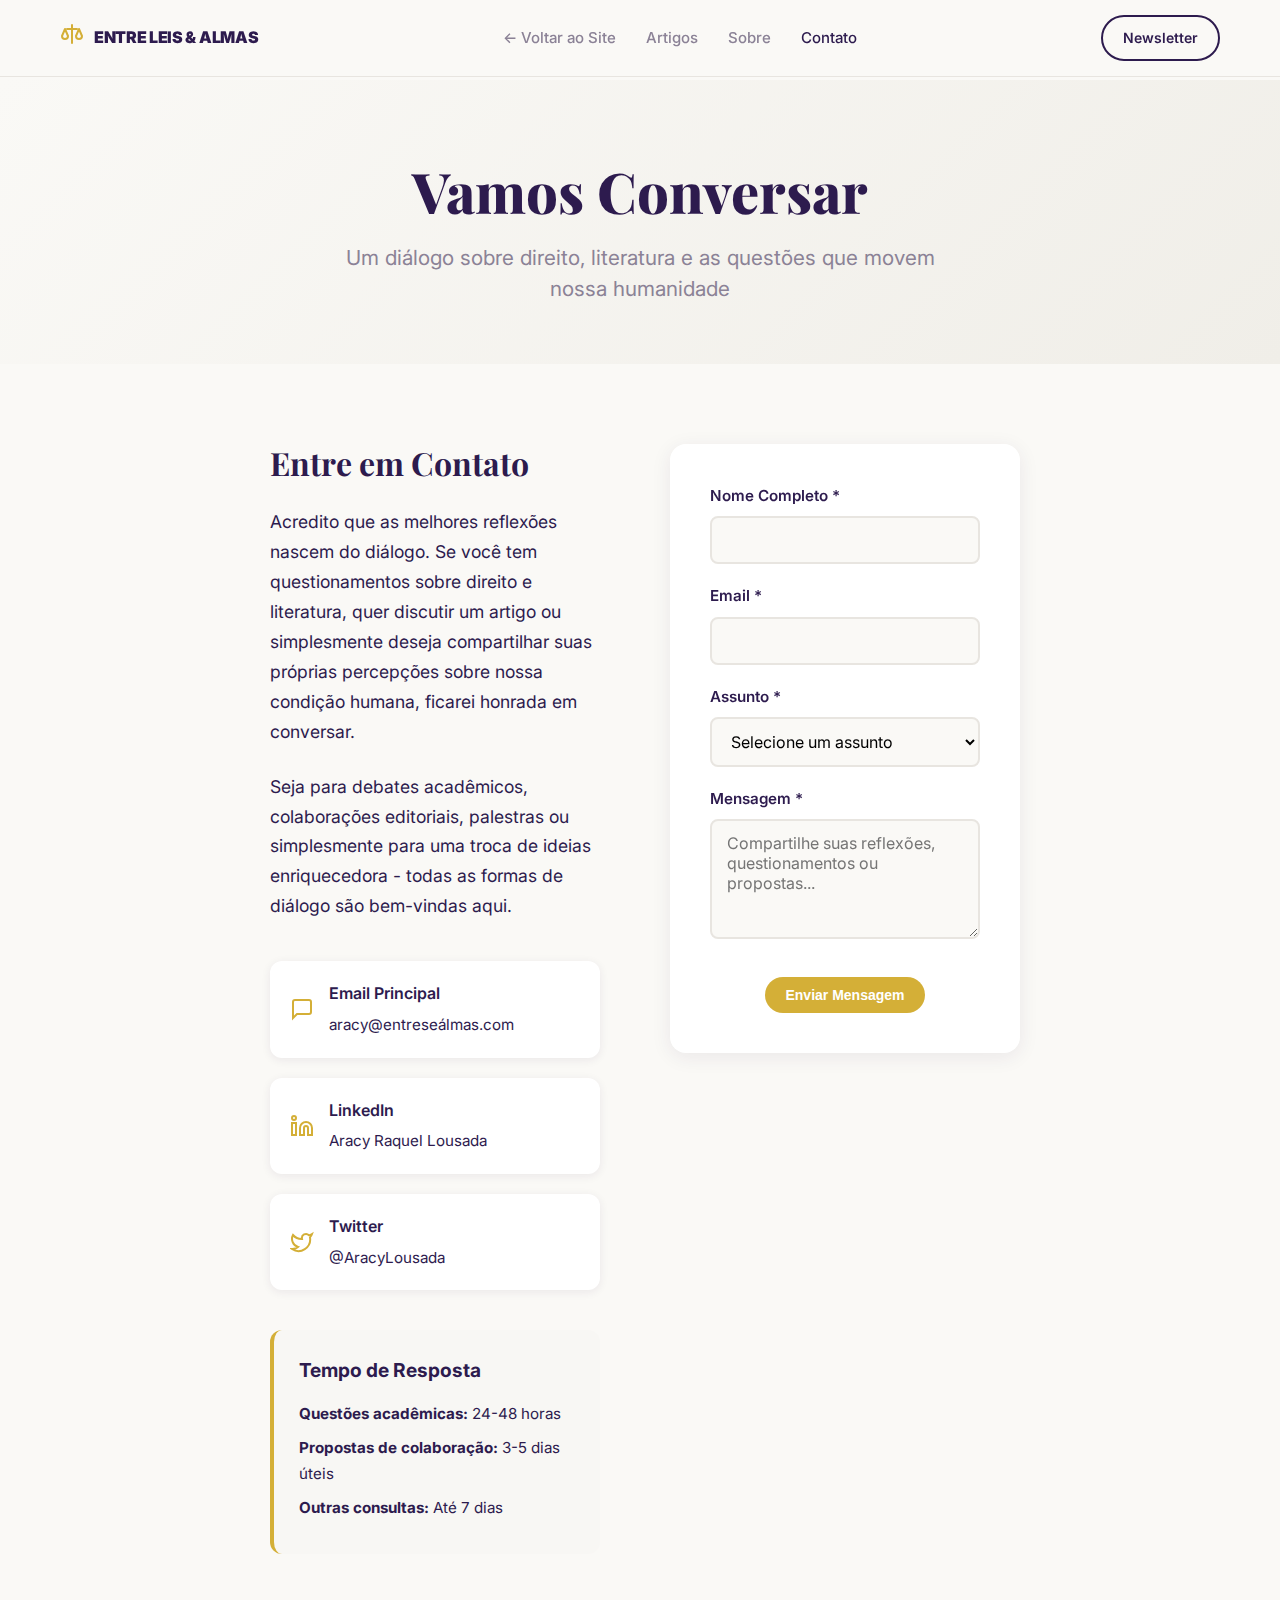
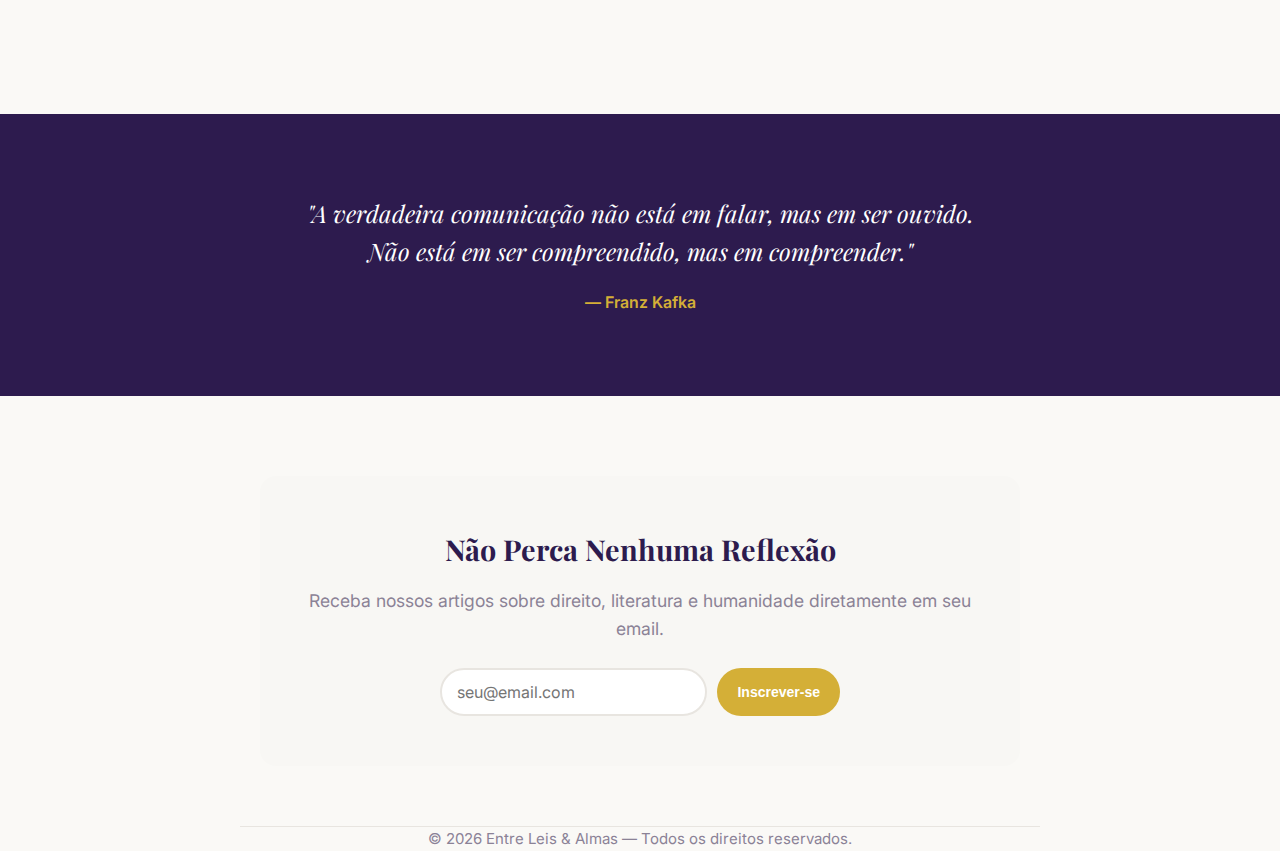
<file: contato.html>
<!DOCTYPE html>
<html lang="pt-br">
<head>
  <meta charset="utf-8" />
  <meta name="viewport" content="width=device-width, initial-scale=1" />
  <title>Contato — Entre Leis & Almas</title>
  <meta name="description" content="Entre em contato com Aracy Raquel Lousada para discussões sobre direito, literatura e reflexões humanistas.">
  <meta name="author" content="Aracy Raquel Lousada">
  <link rel="preconnect" href="https://fonts.googleapis.com">
  <link rel="preconnect" href="https://fonts.gstatic.com" crossorigin>
  <link href="https://fonts.googleapis.com/css2?family=Playfair+Display:wght@400;700;800&family=Inter:wght@400;500;600;700&display=swap" rel="stylesheet">
  <style>
    :root {
      --primary-color: #2d1b4e;
      --secondary-color: #8b8296;
      --accent-color: #d4af37;
      --text-color: #2d1b4e;
      --background-color: #faf9f6;
      --white: #ffffff;
      --border-color: #e8e5e0;
    }

    * {
      margin: 0;
      padding: 0;
      box-sizing: border-box;
    }

    body {
      font-family: 'Inter', sans-serif;
      line-height: 1.6;
      color: var(--text-color);
      background-color: var(--background-color);
      overflow-x: hidden;
    }

    .wide-container {
      width: 100%;
      max-width: 1200px;
      margin: 0 auto;
      padding: 0 20px;
    }

    .container {
      width: 100%;
      max-width: 800px;
      margin: 0 auto;
      padding: 0 20px;
    }

    /* Header */
    #header {
      position: fixed;
      top: 0;
      left: 0;
      right: 0;
      background: rgba(250, 249, 246, 0.95);
      backdrop-filter: blur(10px);
      border-bottom: 1px solid var(--border-color);
      z-index: 1000;
      transition: all 0.3s ease;
    }

    .nav {
      display: flex;
      align-items: center;
      justify-content: space-between;
      padding: 15px 20px;
    }

    .brand {
      display: flex;
      align-items: center;
      text-decoration: none;
      color: var(--primary-color);
      font-weight: 700;
      font-size: 16px;
      letter-spacing: -0.02em;
    }

    .logo {
      margin-right: 10px;
      color: var(--accent-color);
    }

    nav ul {
      display: flex;
      list-style: none;
      gap: 30px;
      align-items: center;
    }

    nav a {
      text-decoration: none;
      color: var(--secondary-color);
      font-weight: 500;
      font-size: 15px;
      transition: color 0.3s ease;
    }

    nav a:hover {
      color: var(--primary-color);
    }

    .btn {
      display: inline-block;
      padding: 10px 20px;
      border-radius: 25px;
      text-decoration: none;
      font-weight: 600;
      font-size: 14px;
      transition: all 0.3s ease;
      border: none;
      cursor: pointer;
    }

    .btn.ghost {
      background: transparent;
      color: var(--primary-color);
      border: 2px solid var(--primary-color);
    }

    .btn.ghost:hover {
      background: var(--primary-color);
      color: var(--white);
    }

    .btn.gold {
      background: var(--accent-color);
      color: var(--white);
    }

    .btn.gold:hover {
      background: #b8941f;
      transform: translateY(-2px);
    }

    /* Main Content */
    main {
      margin-top: 80px;
      min-height: calc(100vh - 80px);
    }

    .contact-hero {
      padding: 80px 0 60px;
      text-align: center;
      background: linear-gradient(135deg, var(--background-color) 0%, #f0eee8 100%);
    }

    .contact-title {
      font-family: 'Playfair Display', serif;
      font-size: clamp(2.5rem, 5vw, 3.5rem);
      font-weight: 800;
      color: var(--primary-color);
      margin-bottom: 20px;
      line-height: 1.1;
    }

    .contact-subtitle {
      font-size: clamp(1.1rem, 2vw, 1.3rem);
      color: var(--secondary-color);
      max-width: 600px;
      margin: 0 auto;
      font-weight: 400;
      line-height: 1.5;
    }

    .contact-content {
      padding: 80px 0;
    }

    .contact-grid {
      display: grid;
      grid-template-columns: 1fr 1fr;
      gap: 60px;
      align-items: start;
    }

    .contact-info {
      padding: 0 10px;
    }

    .contact-info h2 {
      font-family: 'Playfair Display', serif;
      font-size: 2rem;
      font-weight: 700;
      color: var(--primary-color);
      margin-bottom: 25px;
      line-height: 1.2;
    }

    .contact-info p {
      font-size: 1.1rem;
      line-height: 1.7;
      margin-bottom: 25px;
      color: var(--text-color);
    }

    .contact-methods {
      margin-top: 40px;
    }

    .contact-method {
      display: flex;
      align-items: center;
      margin-bottom: 20px;
      padding: 20px;
      background: var(--white);
      border-radius: 12px;
      box-shadow: 0 2px 10px rgba(45, 27, 78, 0.08);
      transition: transform 0.3s ease, box-shadow 0.3s ease;
    }

    .contact-method:hover {
      transform: translateY(-2px);
      box-shadow: 0 4px 20px rgba(45, 27, 78, 0.12);
    }

    .contact-method-icon {
      width: 24px;
      height: 24px;
      margin-right: 15px;
      color: var(--accent-color);
      flex-shrink: 0;
    }

    .contact-method-info h4 {
      font-weight: 600;
      color: var(--primary-color);
      margin-bottom: 5px;
      font-size: 1rem;
    }

    .contact-method-info p {
      color: var(--secondary-color);
      margin: 0;
      font-size: 0.95rem;
    }

    .contact-method-info a {
      color: var(--primary-color);
      text-decoration: none;
      transition: color 0.3s ease;
    }

    .contact-method-info a:hover {
      color: var(--accent-color);
    }

    /* Contact Form */
    .contact-form {
      background: var(--white);
      padding: 40px;
      border-radius: 16px;
      box-shadow: 0 4px 20px rgba(45, 27, 78, 0.08);
      position: sticky;
      top: 100px;
    }

    .form-group {
      margin-bottom: 20px;
    }

    .form-group label {
      display: block;
      font-weight: 600;
      color: var(--primary-color);
      margin-bottom: 8px;
      font-size: 0.95rem;
    }

    .form-group input,
    .form-group textarea,
    .form-group select {
      width: 100%;
      padding: 12px 15px;
      border: 2px solid var(--border-color);
      border-radius: 8px;
      font-family: 'Inter', sans-serif;
      font-size: 1rem;
      transition: all 0.3s ease;
      background: var(--background-color);
    }

    .form-group input:focus,
    .form-group textarea:focus,
    .form-group select:focus {
      outline: none;
      border-color: var(--accent-color);
      background: var(--white);
      box-shadow: 0 2px 10px rgba(212, 175, 55, 0.1);
    }

    .form-group textarea {
      min-height: 120px;
      resize: vertical;
    }

    .form-submit {
      text-align: center;
      margin-top: 30px;
    }

    .quote-section {
      background: var(--primary-color);
      color: var(--white);
      padding: 80px 0;
      text-align: center;
      margin: 80px 0;
    }

    .quote-section blockquote {
      font-family: 'Playfair Display', serif;
      font-size: 1.5rem;
      font-style: italic;
      max-width: 700px;
      margin: 0 auto 20px;
      line-height: 1.6;
    }

    .quote-section cite {
      color: var(--accent-color);
      font-weight: 600;
      font-style: normal;
    }

    /* Response times */
    .response-info {
      background: #f8f7f4;
      padding: 25px;
      border-radius: 12px;
      margin-top: 40px;
      border-left: 4px solid var(--accent-color);
    }

    .response-info h3 {
      color: var(--primary-color);
      margin-bottom: 15px;
      font-size: 1.2rem;
    }

    .response-info p {
      margin: 8px 0;
      font-size: 0.95rem;
    }

    /* Newsletter */
    .newsletter-cta-content {
      background: #f8f7f4;
      padding: 50px 40px;
      border-radius: 16px;
      text-align: center;
      margin: 60px 0;
    }

    .newsletter-cta h3 {
      color: var(--primary-color);
      margin-bottom: 15px;
      font-family: 'Playfair Display', serif;
      font-size: 1.8rem;
    }

    .newsletter-cta p {
      color: var(--secondary-color);
      margin-bottom: 25px;
      font-size: 1.1rem;
    }

    .newsletter-form {
      display: flex;
      gap: 10px;
      max-width: 400px;
      margin: 0 auto;
      flex-wrap: wrap;
      justify-content: center;
    }

    .newsletter-form input {
      flex: 1;
      min-width: 250px;
      padding: 12px 15px;
      border: 2px solid var(--border-color);
      border-radius: 25px;
      font-family: 'Inter', sans-serif;
      font-size: 1rem;
    }

    /* Footer */
    footer {
      margin: 50px auto;
      color: var(--secondary-color);
      text-align: center;
      font-size: 15px;
      padding: 20px 0;
      border-top: 1px solid var(--border-color);
    }

    /* Responsive */
    @media (max-width: 968px) {
      .contact-grid {
        gap: 40px;
      }
      
      .contact-form {
        position: static;
      }
    }

    @media (max-width: 768px) {
      .nav {
        flex-direction: column;
        gap: 15px;
        padding: 15px 20px;
        text-align: center;
      }

      nav ul {
        gap: 15px;
        flex-wrap: wrap;
        justify-content: center;
      }

      .contact-hero {
        padding: 60px 0 40px;
      }

      .contact-grid {
        grid-template-columns: 1fr;
        gap: 50px;
      }

      .contact-info {
        padding: 0;
      }

      .contact-form {
        padding: 30px 25px;
      }

      .contact-content {
        padding: 60px 0;
      }

      .quote-section {
        padding: 60px 0;
        margin: 60px 0;
      }

      .newsletter-form {
        flex-direction: column;
        align-items: center;
      }

      .newsletter-form input {
        min-width: 100%;
        margin-bottom: 10px;
      }
    }

    @media (max-width: 480px) {
      .contact-title {
        font-size: 2rem;
      }

      .contact-form {
        padding: 25px 20px;
      }

      .form-group input,
      .form-group textarea {
        padding: 10px 12px;
      }

      .contact-method {
        padding: 15px;
      }

      .newsletter-cta-content {
        padding: 30px 20px;
      }
    }
  </style>
</head>
<body>
  <header id="header">
    <div class="wide-container nav">
      <a class="brand" href="../index.html" aria-label="Página inicial">
        <span class="logo" aria-hidden="true">
          <svg width="24" height="24" viewBox="0 0 24 24" fill="none" stroke="currentColor" stroke-width="2" stroke-linecap="round" stroke-linejoin="round">
            <path d="M12 3v18"/><path d="M7 7h10"/><path d="M5 7l3 7a3 3 0 1 1-6 0l3-7Zm14 0l3 7a3 3 0 1 1-6 0l3-7Z"/>
          </svg>
        </span>
        <b>ENTRE LEIS & ALMAS</b>
      </a>
      
      <nav aria-label="Menu principal">
        <ul>
          <li><a href="index.html">← Voltar ao Site</a></li>
          <li><a href="index.html#editorial">Artigos</a></li>
          <li><a href="sobre.html">Sobre</a></li>
          <li><a href="contato.html" style="color: var(--primary-color);">Contato</a></li>
        </ul>
      </nav>
      
      <div class="cta">
        <a href="#newsletter" class="btn ghost">Newsletter</a>
      </div>
    </div>
  </header>

  <main>
    <section class="contact-hero">
      <div class="container">
        <h1 class="contact-title">Vamos Conversar</h1>
        <p class="contact-subtitle">Um diálogo sobre direito, literatura e as questões que movem nossa humanidade</p>
      </div>
    </section>

    <div class="container">
      <section class="contact-content" id="contato">
        <div class="contact-grid">
          <div class="contact-info">
            <h2>Entre em Contato</h2>
            <p>Acredito que as melhores reflexões nascem do diálogo. Se você tem questionamentos sobre direito e literatura, quer discutir um artigo ou simplesmente deseja compartilhar suas próprias percepções sobre nossa condição humana, ficarei honrada em conversar.</p>
            
            <p>Seja para debates acadêmicos, colaborações editoriais, palestras ou simplesmente para uma troca de ideias enriquecedora - todas as formas de diálogo são bem-vindas aqui.</p>

            <div class="contact-methods">
              <div class="contact-method">
                <svg class="contact-method-icon" viewBox="0 0 24 24" fill="none" stroke="currentColor" stroke-width="2">
                  <path d="M21 15a2 2 0 0 1-2 2H7l-4 4V5a2 2 0 0 1 2-2h14a2 2 0 0 1 2 2z"/>
                </svg>
                <div class="contact-method-info">
                  <h4>Email Principal</h4>
                  <p><a href="mailto:aracy@entreseálmas.com">aracy@entreseálmas.com</a></p>
                </div>
              </div>

              <div class="contact-method">
                <svg class="contact-method-icon" viewBox="0 0 24 24" fill="none" stroke="currentColor" stroke-width="2">
                  <path d="M16 8a6 6 0 0 1 6 6v7h-4v-7a2 2 0 0 0-2-2 2 2 0 0 0-2 2v7h-4v-7a6 6 0 0 1 6-6z"/>
                  <rect width="4" height="12" x="2" y="9"/>
                  <circle cx="4" cy="4" r="2"/>
                </svg>
                <div class="contact-method-info">
                  <h4>LinkedIn</h4>
                  <p><a href="https://linkedin.com/in/aracyraquel" target="_blank">Aracy Raquel Lousada</a></p>
                </div>
              </div>

              <div class="contact-method">
                <svg class="contact-method-icon" viewBox="0 0 24 24" fill="none" stroke="currentColor" stroke-width="2">
                  <path d="M22 4s-.7 2.1-2 3.4c1.6 10-9.4 17.3-18 11.6 2.2.1 4.4-.6 6-2C3 15.5.5 9.6 3 5c2.2 2.6 5.6 4.1 9 4-.9-4.2 4-6.6 7-3.8 1.1 0 3-1.2 3-1.2z"/>
                </svg>
                <div class="contact-method-info">
                  <h4>Twitter</h4>
                  <p><a href="https://twitter.com/AracyLousada" target="_blank">@AracyLousada</a></p>
                </div>
              </div>
            </div>

            <div class="response-info">
              <h3>Tempo de Resposta</h3>
              <p><strong>Questões acadêmicas:</strong> 24-48 horas</p>
              <p><strong>Propostas de colaboração:</strong> 3-5 dias úteis</p>
              <p><strong>Outras consultas:</strong> Até 7 dias</p>
            </div>
          </div>

          <div class="contact-form">
            <form id="contactForm">
              <div class="form-group">
                <label for="name">Nome Completo *</label>
                <input type="text" id="name" name="name" required>
              </div>

              <div class="form-group">
                <label for="email">Email *</label>
                <input type="email" id="email" name="email" required>
              </div>

              <div class="form-group">
                <label for="subject">Assunto *</label>
                <select id="subject" name="subject" required>
                  <option value="">Selecione um assunto</option>
                  <option value="discussao-artigo">Discussão sobre artigo</option>
                  <option value="colaboracao">Proposta de colaboração</option>
                  <option value="palestra">Convite para palestra</option>
                  <option value="academico">Questão acadêmica</option>
                  <option value="imprensa">Imprensa/Mídia</option>
                  <option value="outro">Outro assunto</option>
                </select>
              </div>

              <div class="form-group">
                <label for="message">Mensagem *</label>
                <textarea id="message" name="message" placeholder="Compartilhe suas reflexões, questionamentos ou propostas..." required></textarea>
              </div>

              <div class="form-submit">
                <button type="submit" class="btn gold">Enviar Mensagem</button>
              </div>
            </form>
          </div>
        </div>
      </section>
    </div>

    <section class="quote-section">
      <div class="container">
        <blockquote>
          "A verdadeira comunicação não está em falar, mas em ser ouvido. Não está em ser compreendido, mas em compreender."
        </blockquote>
        <cite>— Franz Kafka</cite>
      </div>
    </section>

    <div class="container">
      <section class="newsletter-cta" id="newsletter">
        <div class="newsletter-cta-content">
          <h3>Não Perca Nenhuma Reflexão</h3>
          <p>Receba nossos artigos sobre direito, literatura e humanidade diretamente em seu email.</p>
          <form class="newsletter-form">
            <input type="email" placeholder="seu@email.com" required>
            <button type="submit" class="btn gold">Inscrever-se</button>
          </form>
        </div>
      </section>
    </div>
  </main>

  <footer class="container">
    <p>© <span id="year">2025</span> Entre Leis & Almas — Todos os direitos reservados.</p>
  </footer>

  <script>
    // Set current year
    document.getElementById('year').textContent = new Date().getFullYear();

    // Form submission
    document.getElementById('contactForm').addEventListener('submit', function(event) {
      event.preventDefault();
      
      const button = this.querySelector('button[type="submit"]');
      const originalText = button.textContent;
      
      button.textContent = 'Enviando...';
      button.disabled = true;
      
      setTimeout(() => {
        alert('Obrigada pela sua mensagem! Entrarei em contato em breve.');
        this.reset();
        button.textContent = originalText;
        button.disabled = false;
      }, 2000);
    });

    // Newsletter subscription
    document.querySelector('.newsletter-form').addEventListener('submit', function(event) {
      event.preventDefault();
      
      const button = this.querySelector('button');
      const originalText = button.textContent;
      
      button.textContent = 'Inscrevendo...';
      button.disabled = true;
      
      setTimeout(() => {
        alert('Inscrição realizada com sucesso!');
        this.reset();
        button.textContent = originalText;
        button.disabled = false;
      }, 1500);
    });

    // Smooth scrolling for anchor links
    document.querySelectorAll('a[href^="#"]').forEach(anchor => {
      anchor.addEventListener('click', function (e) {
        e.preventDefault();
        const target = document.querySelector(this.getAttribute('href'));
        if (target) {
          target.scrollIntoView({
            behavior: 'smooth',
            block: 'start'
          });
        }
      });
    });

    // Header scroll effect
    window.addEventListener('scroll', function() {
      const header = document.getElementById('header');
      if (window.scrollY > 50) {
        header.style.background = 'rgba(250, 249, 246, 0.98)';
        header.style.boxShadow = '0 2px 10px rgba(45, 27, 78, 0.1)';
      } else {
        header.style.background = 'rgba(250, 249, 246, 0.95)';
        header.style.boxShadow = 'none';
      }
    });
  </script>
</body>
</html>
</file>
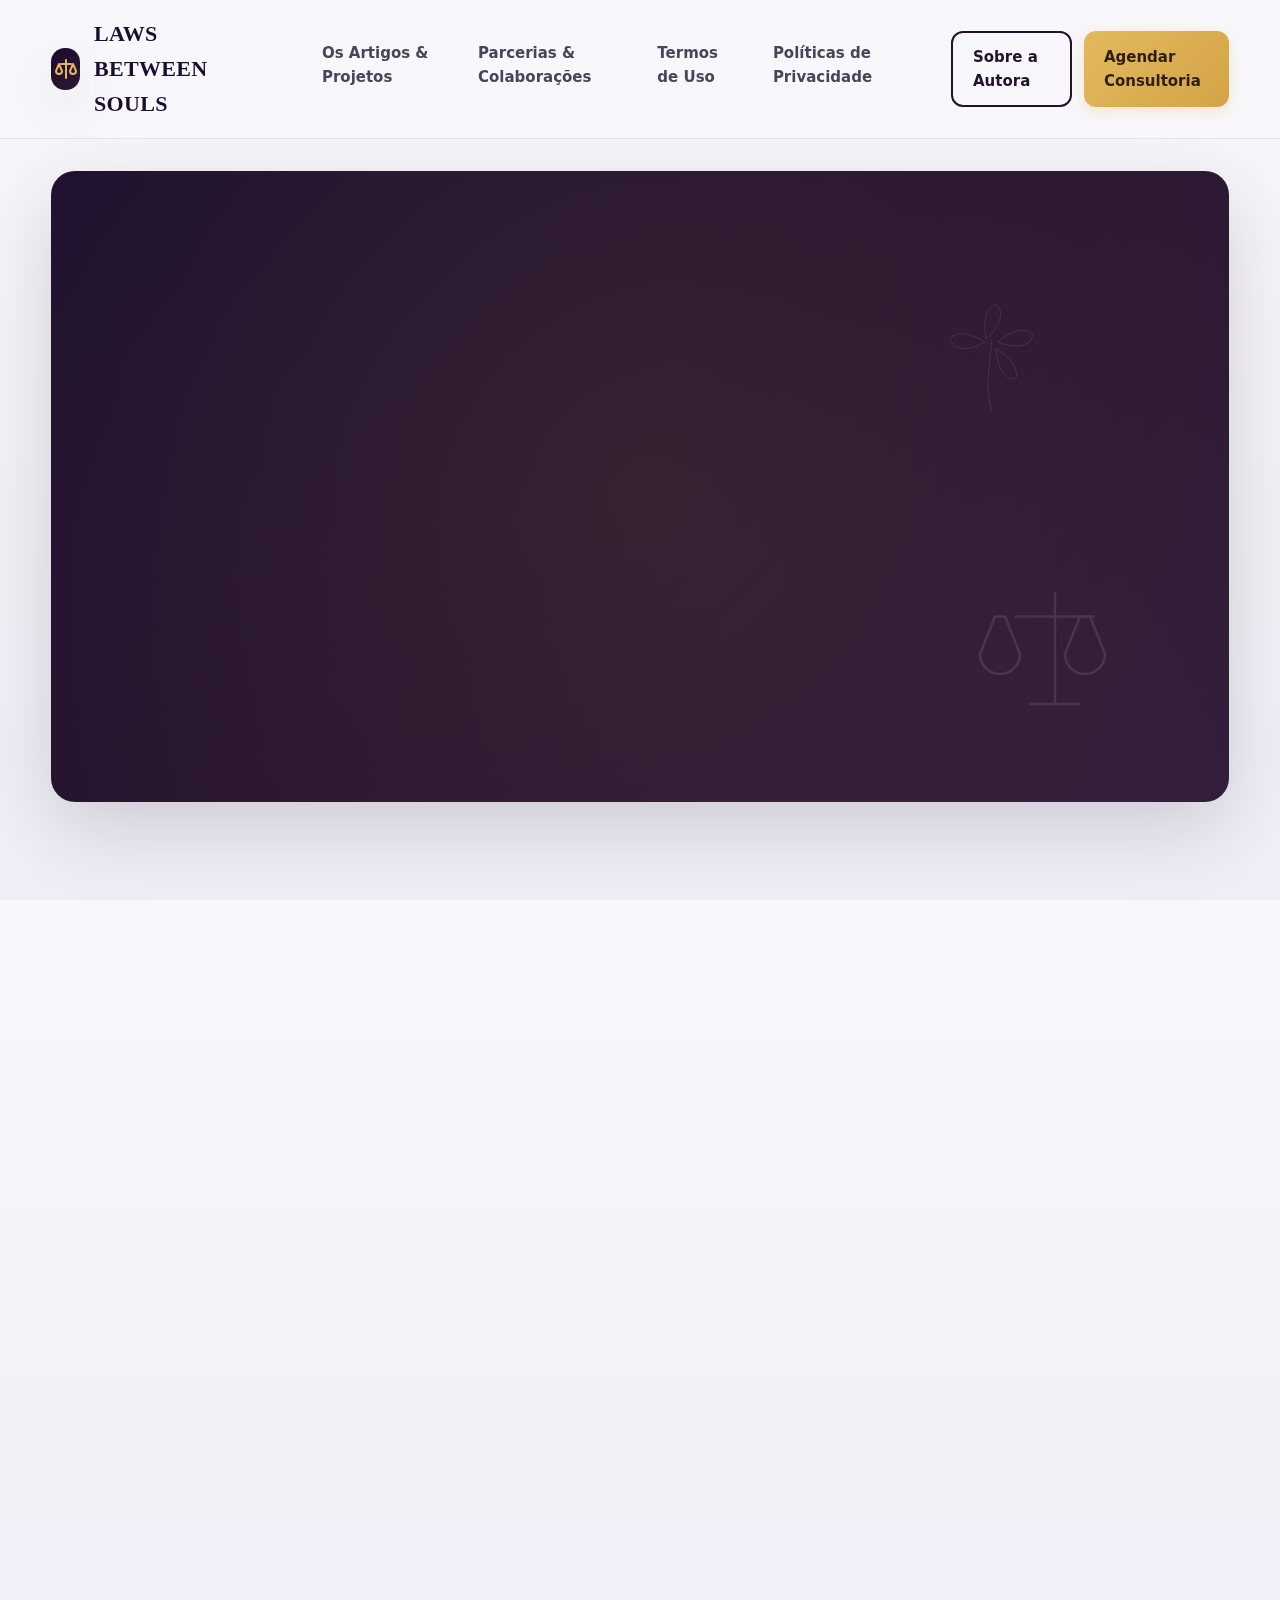
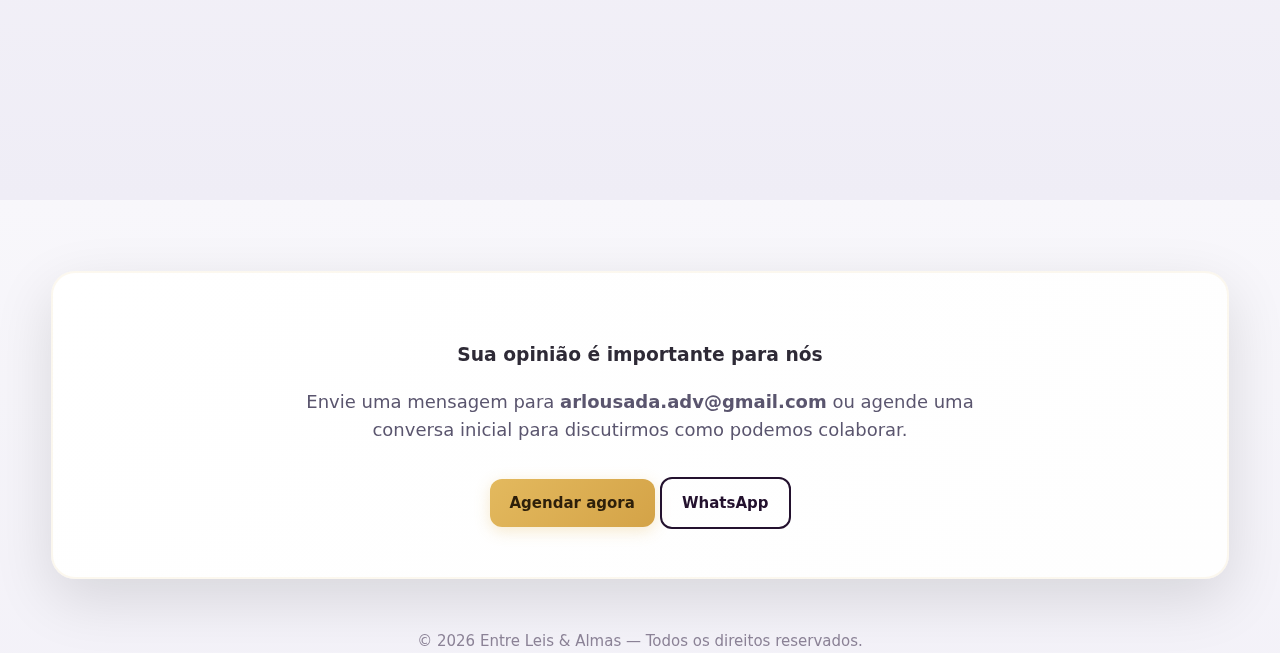
<file: site - Backup.html>
<!DOCTYPE html>
<html lang="pt-br">
<head>
  <meta charset="utf-8" />
  <meta name="viewport" content="width=device-width, initial-scale=1" />
  <title>Entre Leis & Almas — Editorial Jurídico Humanista </title>
  <meta name="description" content="Onde o Direito encontra a alma humana. Mediação, reflexão filosófica e produção literária.">
  <link rel="preconnect" href="https://fonts.googleapis.com">
  <link rel="preconnect" href="https://fonts.gstatic.com" crossorigin>
  <link href="https://fonts.googleapis.com/css?family=Roboto" rel="stylesheet">
  <style>
    :root{
      --bg: #1a0d2e;
      --bg-light: #23112e;
      --ink: #f6f3ff;
      --muted: #d8cfee;
      --gold: #e3b95e;
      --gold-hover: #d4a347;
      --paper: #ffffff;
      --paper-soft: #fefefe;
      --accent: #6366f1;
      --success: #10b981;
      --shadow: 0 4px 20px rgba(0,0,0,.08);
      --shadow-lg: 0 20px 60px rgba(0,0,0,.12);
      --shadow-xl: 0 25px 80px rgba(0,0,0,.15);
      --radius: 16px;
      --radius-lg: 24px;
      --transition: all 0.3s cubic-bezier(0.4, 0, 0.2, 1);
      --gradient: linear-gradient(135deg, #1a0d2e 0%, #23112e 50%, #2d1a3a 100%);
    }

    * {
      box-sizing: border-box;
    }

    html {
      scroll-behavior: smooth;
    }

    html, body {
      height: 100%;
    }

    body {
      margin: 0;
      font-family: Inter, system-ui, -apple-system, 'Segoe UI', Roboto, Ubuntu, 'Helvetica Neue', Arial, sans-serif;
      color: #2e2a36;
      background: linear-gradient(to bottom, #f8f7fb, #efedf6);
      line-height: 1.6;
      overflow-x: hidden;
    }

    .container {
      width: min(1200px, 92vw);
      margin-inline: auto;
    }

    /* Header aprimorado */
    header {
      position: sticky;
      top: 0;
      z-index: 100;
      backdrop-filter: saturate(160%) blur(20px);
      background: rgba(248, 247, 251, 0.85);
      border-bottom: 1px solid rgba(0,0,0,.08);
      transition: var(--transition);
    }

    header.scrolled {
      background: rgba(248, 247, 251, 0.95);
      box-shadow: var(--shadow);
    }

    .nav {
      display: flex;
      align-items: center;
      gap: 32px;
      justify-content: space-between;
      padding: 16px 0;
      transition: var(--transition);
    }

    .brand {
      display: flex;
      align-items: center;
      gap: 14px;
      text-decoration: none;
      transition: var(--transition);
    }

    .brand:hover {
      transform: translateY(-1px);
    }

    .brand .logo {
      width: 42px;
      height: 42px;
      background: var(--gradient);
      border-radius: 14px;
      display: grid;
      place-items: center;
      color: var(--gold);
      box-shadow: var(--shadow-lg);
      transition: var(--transition);
    }

    .brand:hover .logo {
      transform: rotate(5deg) scale(1.05);
      box-shadow: var(--shadow-xl);
    }

    .brand b {
      font-family: "Playfair Display", serif;
      font-weight: 800;
      color: #1a0d2e;
      font-size: 22px;
      letter-spacing: 0.3px;
    }

    nav ul {
      display: flex;
      gap: 8px;
      list-style: none;
      margin: 0;
      padding: 0;
    }

    nav a {
      display: inline-block;
      padding: 10px 16px;
      border-radius: 12px;
      text-decoration: none;
      color: #4a4458;
      font-weight: 600;
      font-size: 15px;
      transition: var(--transition);
      position: relative;
      overflow: hidden;
    }

    nav a::before {
      content: '';
      position: absolute;
      top: 0;
      left: -100%;
      width: 100%;
      height: 100%;
      background: linear-gradient(90deg, transparent, rgba(227, 185, 94, 0.1), transparent);
      transition: left 0.5s;
    }

    nav a:hover {
      background: rgba(35, 17, 46, 0.08);
      transform: translateY(-1px);
    }

    nav a:hover::before {
      left: 100%;
    }

    .cta {
      display: flex;
      gap: 12px;
    }

    .btn {
      appearance: none;
      border: 0;
      padding: 12px 20px;
      border-radius: 12px;
      font-weight: 700;
      font-size: 15px;
      cursor: pointer;
      transition: var(--transition);
      position: relative;
      overflow: hidden;
      text-decoration: none;
      display: inline-flex;
      align-items: center;
      gap: 8px;
    }

    .btn::before {
      content: '';
      position: absolute;
      top: 50%;
      left: 50%;
      width: 0;
      height: 0;
      background: rgba(255, 255, 255, 0.2);
      border-radius: 50%;
      transform: translate(-50%, -50%);
      transition: width 0.6s, height 0.6s;
    }

    .btn:hover::before {
      width: 300px;
      height: 300px;
    }

    .btn.gold {
      background: linear-gradient(135deg, var(--gold), var(--gold-hover));
      color: #2d1f0a;
      box-shadow: 0 4px 15px rgba(227, 185, 94, 0.3);
    }

    .btn.gold:hover {
      transform: translateY(-2px);
      box-shadow: 0 8px 25px rgba(227, 185, 94, 0.4);
    }

    .btn.ghost {
      background: transparent;
      border: 2px solid var(--bg-light);
      color: var(--bg-light);
    }

    .btn.ghost:hover {
      background: var(--bg-light);
      color: var(--gold);
      transform: translateY(-2px);
    }

    /* Hero melhorado */
    .hero {
      background: var(--gradient);
      color: var(--ink);
      border-radius: var(--radius-lg);
      margin: 32px auto;
      position: relative;
      overflow: hidden;
      box-shadow: var(--shadow-xl);
    }

    .hero::before {
      content: '';
      position: absolute;
      top: -50%;
      left: -50%;
      width: 200%;
      height: 200%;
      background: radial-gradient(circle, rgba(227, 185, 94, 0.1) 0%, transparent 70%);
      animation: float 20s ease-in-out infinite;
    }

    @keyframes float {
      0%, 100% { transform: translateX(-10px) translateY(-10px); }
      50% { transform: translateX(10px) translateY(10px); }
    }

    .hero .wrap {
      display: grid;
      grid-template-columns: 1.2fr 0.8fr;
      gap: 40px;
      padding: 80px 60px;
      position: relative;
      z-index: 2;
    }

    .overline {
      letter-spacing: 0.25em;
      text-transform: uppercase;
      color: var(--gold);
      font-weight: 700;
      font-size: 0.82rem;
      margin-bottom: 16px;
      opacity: 0;
      animation: slideUp 1s ease-out 0.3s forwards;
    }

    @keyframes slideUp {
      from {
        opacity: 0;
        transform: translateY(30px);
      }
      to {
        opacity: 1;
        transform: translateY(0);
      }
    }

    h1 {
      font-family: "Playfair Display", serif;
      font-weight: 800;
      font-size: clamp(40px, 6vw, 72px);
      line-height: 1.1;
      margin: 0 0 24px;
      background: linear-gradient(135deg, #ffffff, #e8e1ff);
      -webkit-background-clip: text;
      -webkit-text-fill-color: transparent;
      background-clip: text;
      opacity: 0;
      animation: slideUp 1s ease-out 0.5s forwards;
    }

    .hero p {
      color: #d7cffa;
      max-width: 55ch;
      font-size: 1.15rem;
      margin: 0 0 32px;
      opacity: 0;
      animation: slideUp 1s ease-out 0.7s forwards;
    }

    .hero .actions {
      display: flex;
      gap: 16px;
      opacity: 0;
      animation: slideUp 1s ease-out 0.9s forwards;
    }

    .decorative-elements {
      position: absolute;
      right: 0;
      top: 0;
      width: 100%;
      height: 100%;
      pointer-events: none;
    }

    .floating-element {
      position: absolute;
      opacity: 0.1;
      animation: floatSlow 25s ease-in-out infinite;
    }

    .floating-element:nth-child(2) {
      animation-delay: -5s;
    }

    .floating-element:nth-child(3) {
      animation-delay: -10s;
    }

    @keyframes floatSlow {
      0%, 100% {
        transform: translateY(0px) rotate(0deg);
      }
      33% {
        transform: translateY(-20px) rotate(5deg);
      }
      66% {
        transform: translateY(10px) rotate(-3deg);
      }
    }

    /* Cards aprimorados */
    .grid {
      display: grid;
      grid-template-columns: repeat(auto-fit, minmax(320px, 1fr));
      gap: 24px;
      margin: 40px 0;
    }

    .card {
      background: var(--paper);
      border-radius: var(--radius-lg);
      box-shadow: var(--shadow);
      padding: 32px;
      transition: var(--transition);
      border: 1px solid rgba(0, 0, 0, 0.05);
      position: relative;
      overflow: hidden;
    }

    .card::before {
      content: '';
      position: absolute;
      top: 0;
      left: -100%;
      width: 100%;
      height: 2px;
      background: linear-gradient(90deg, transparent, var(--gold), transparent);
      transition: left 0.8s;
    }

    .card:hover::before {
      left: 100%;
    }

    .card:hover {
      transform: translateY(-4px);
      box-shadow: var(--shadow-lg);
    }

    .card h3 {
      font-family: "Playfair Display", serif;
      font-weight: 800;
      margin: 0 0 12px;
      font-size: 32px;
      color: #1a0d2e;
      line-height: 1.2;
    }

    .kicker {
      color: #9b8fb9;
      font-weight: 700;
      letter-spacing: 0.15em;
      text-transform: uppercase;
      font-size: 0.82rem;
      margin-bottom: 8px;
      display: block;
    }

    .card p {
      margin: 12px 0 0;
      color: #5a556e;
      font-size: 16px;
      line-height: 1.6;
    }

    .mini {
      display: grid;
      grid-template-columns: 1fr 140px;
      gap: 20px;
      align-items: center;
    }

    .tag {
      display: inline-flex;
      align-items: center;
      background: linear-gradient(135deg, #fff4e6, #f4efe0);
      color: #8b5a04;
      padding: 8px 14px;
      border-radius: 20px;
      font-weight: 700;
      font-size: 0.82rem;
      text-decoration: none;
      transition: var(--transition);
      border: 1px solid rgba(139, 90, 4, 0.2);
    }

    .tag:hover {
      transform: translateY(-1px);
      box-shadow: 0 4px 12px rgba(139, 90, 4, 0.2);
    }

    .icons {
      display: grid;
      grid-template-columns: repeat(auto-fit, minmax(80px, 1fr));
      gap: 12px;
      margin-top: 20px;
    }

    .icons .ic {
      display: grid;
      place-items: center;
      border: 2px dashed #d9d0ef;
      border-radius: 12px;
      padding: 16px 12px;
      font-size: 12px;
      color: #6d5f9a;
      font-weight: 600;
      transition: var(--transition);
      text-align: center;
    }

    .icons .ic:hover {
      border-color: var(--gold);
      color: var(--gold);
      background: rgba(227, 185, 94, 0.05);
    }

    /* Formulário melhorado */
    .newsletter-form {
      background: linear-gradient(135deg, #f8f7fb, #f0eef7);
      border-radius: var(--radius);
      padding: 24px;
      margin-top: 24px;
      border: 2px solid rgba(227, 185, 94, 0.1);
    }

    .newsletter-form label {
      display: block;
      font-weight: 700;
      color: #2e2a36;
      margin-bottom: 12px;
      font-size: 16px;
    }

    .form-group {
      display: flex;
      gap: 12px;
      margin-top: 16px;
    }

    .form-group input {
      flex: 1;
      padding: 14px 16px;
      border-radius: 12px;
      border: 2px solid #e7e2f5;
      font-size: 15px;
      transition: var(--transition);
      background: white;
    }

    .form-group input:focus {
      outline: none;
      border-color: var(--gold);
      box-shadow: 0 0 0 3px rgba(227, 185, 94, 0.1);
    }

    .success-message {
      display: none;
      color: var(--success);
      font-weight: 700;
      margin-top: 12px;
      padding: 12px;
      background: rgba(16, 185, 129, 0.1);
      border-radius: 8px;
      border-left: 4px solid var(--success);
    }

    /* Lista de casos */
    .cases-list {
      display: grid;
      gap: 16px;
      margin-top: 20px;
    }

    .case-item {
      background: linear-gradient(135deg, #f6f4fb, #faf9fc);
      border: 2px solid #e7e2f5;
      border-radius: var(--radius);
      padding: 20px;
      transition: var(--transition);
    }

    .case-item:hover {
      border-color: var(--gold);
      transform: translateX(4px);
    }

    .case-item strong {
      color: var(--bg-light);
      font-weight: 800;
    }

    /* Seção de contato */
    .contact-section {
      background: linear-gradient(135deg, var(--paper), var(--paper-soft));
      border-radius: var(--radius-lg);
      padding: 48px;
      margin: 40px auto;
      text-align: center;
      box-shadow: var(--shadow-lg);
      border: 2px solid rgba(227, 185, 94, 0.1);
    }

    .contact-section h3 {
      margin-bottom: 16px;
    }

    .contact-section p {
      font-size: 18px;
      color: #5a556e;
      margin-bottom: 32px;
      max-width: 60ch;
      margin-left: auto;
      margin-right: auto;
    }

    .contact-section .actions {
      justify-content: center;
    }

    /* Footer */
    footer {
      margin: 50px 0;
      color: #8b8296;
      text-align: center;
      font-size: 15px;
    }

    /* Menu mobile */
    .mobile-menu-btn {
      display: none;
      background: none;
      border: none;
      font-size: 24px;
      color: var(--bg-light);
      cursor: pointer;
    }

    /* Responsive */
    @media (max-width: 968px) {
      .hero .wrap {
        grid-template-columns: 1fr;
        padding: 60px 32px;
        text-align: center;
      }

      .mini {
        grid-template-columns: 1fr;
        text-align: center;
      }

      .form-group {
        flex-direction: column;
      }

      .contact-section {
        padding: 32px 24px;
      }
    }

    @media (max-width: 768px) {
      nav ul {
        display: none;
      }

      .mobile-menu-btn {
        display: block;
      }

      .cta {
        gap: 8px;
      }

      .btn {
        padding: 10px 16px;
        font-size: 14px;
      }

      .grid {
        grid-template-columns: 1fr;
      }

      .nav {
        gap: 16px;
      }
    }

    /* Scroll indicator */
    .scroll-indicator {
      position: fixed;
      top: 0;
      left: 0;
      width: 0%;
      height: 3px;
      background: linear-gradient(90deg, var(--gold), var(--gold-hover));
      z-index: 101;
      transition: width 0.3s;
    }
  </style>
</head>
<body>
  <div class="scroll-indicator"></div>
  
  <header id="header">
    <div class="container nav">
      <a class="brand" href="#" aria-label="Página inicial">
        <span class="logo" aria-hidden="true">
          <svg width="24" height="24" viewBox="0 0 24 24" fill="none" stroke="currentColor" stroke-width="2" stroke-linecap="round" stroke-linejoin="round">
            <path d="M12 3v18"/><path d="M7 7h10"/><path d="M5 7l3 7a3 3 0 1 1-6 0l3-7Zm14 0l3 7a3 3 0 1 1-6 0l3-7Z"/>
          </svg>
        </span>
        <b>LAWS BETWEEN SOULS</b>
      </a>
      
      <nav aria-label="Menu principal">
        <ul>
          <li><a href="#editorial">Os Artigos & Projetos </a></li>
          <li><a href="#interdisciplinar">Parcerias & Colaborações</a></li>
          <li><a href="#clientes">Termos de Uso</a></li>
          <li><a href="#impacto">Políticas de Privacidade</a></li>
        </ul>
      </nav>
      
      <div class="cta">
        <button class="btn ghost mobile-menu-btn" aria-label="Menu">☰</button>
        <a href="#contato" class="btn ghost">Sobre a Autora</a>
        <a href="#contato" class="btn gold">Agendar Consultoria</a>
      </div>
    </div>
  </header>

  <main class="container">
    <section class="hero" aria-label="Apresentação">
      <div class="decorative-elements">
        <svg class="floating-element" style="top: 20%; right: 15%; width: 120px;" viewBox="0 0 200 200" fill="none" stroke="white" stroke-width="1.5">
          <path d="M100 190c-12-34-5-68 0-120"/>
          <path d="M88 75c-28-18-50-18-58-4 6 16 28 22 58 4Z"/>
          <path d="M90 70c-6-33 2-54 16-58 12 8 14 30-16 58Z"/>
          <path d="M110 75c25-22 48-24 58-12-2 16-22 26-58 12Z"/>
          <path d="M106 86c28 16 38 36 34 50-14 4-30-12-34-50Z"/>
        </svg>
        
        <svg class="floating-element" style="bottom: 10%; right: 8%; width: 160px;" viewBox="0 0 512 512" fill="none" stroke="white" stroke-width="8">
          <path d="M256 40v360"/><path d="M128 120h256"/><path d="M96 120l48 120a64 64 0 1 1-128 0l48-120Zm272 0l48 120a64 64 0 1 1-128 0l48-120Z"/>
          <path d="M176 400h160"/>
        </svg>
      </div>
      
      <div class="wrap">
        <div>
          <div class="overline"> Um café, um parágrafo, um pensamento: eis o começo da transformação ♡</div>
          <h1>ENTRE LEIS & ALMAS </h1>
          <p> Um espaço onde as sentenças encontram metáforas, onde a justiça é sentida tanto quanto pensada, 
		  e onde o indivíduo deixa de ser apenas sujeito de direitos para se tornar protagonista de histórias. É neste entre — nem só razão, nem só emoção — que habitamos
˖ </p>
          <div class="actions">
            <a class="btn gold" href="#contato">O Projeto</a>
            <a class="btn ghost" href="#sobre">Consultoria</a>
          </div>
        </div>
      </div>
    </section>

    <section class="grid" Roboto="Serviços principais">
      <article id="editorial" class="card mini">
        <div>
          <span class="kicker">AS NARRATIVAS & AS ALMAS </span>
          <h3>História, Literatura & Sociologia </h3>
          <p> Série - As Metamoforses Contemporanêas. 
		  Ep 1. Como Franz Kafta Previu o Uber em 1915 </p>
          <div style="margin-top: 16px;">
            <a href="#projetos" class="tag"> Entender as Almas </a>
          </div>
        </div>
        <div aria-hidden="true">
          <img src="imagens/a.jpg" alt="Imagem de uma casa" width="200" height="240">

        </div>
      </article>

      <article id="interdisciplinar" class="card mini">
	    <div>
          <span class="kicker">As Leis & as Letras</span>
          <h3>Códigos & Éticas</h3>
          <p>Ep. 1: Se Kafka tivesse advogados — a proteção dos "metaforseados" e como empresas podem evitar criar "metamorfoses kafkianas" em seus funcionários.</p>
          <div style="margin-top: 16px;">
            <a href="#projetos" class="tag">Entender as Leis</a>
        </div>
       </div>
        <div aria-hidden="true">
          <img src="imagens/b.jpg" alt="Imagem ilustrativa de uma casa" width="200" height="240">
        </div>
      </article>

    </section>

    <section class="grid" aria-label="Clientes e impacto">
      <article id="clientes" class="card">
        <span class="kicker">Para Clientes</span>
        <h3>Consultoria Jurídica</h3>
        <p>Atendimento estratégico para pessoas e empresas. Soluções preventivas em direito do trabalho com abordagem estratégica.</p>
        
        <div class="icons" Roboto="Áreas de atuação">
          <div class="ic">Compliance Trabalhista Preventivo</div>
          <div class="ic">Consultoria Contenciosa Trabalhista</div>
          <div class="ic">Gestão de Riscos nas Relações de Trabalho</div>
        
        </div>

        <div class="newsletter-form">
          <label for="email"><strong> ✉︎ Entre em contato conosco </strong> </label>
          <form id="newsletter" onsubmit="subscribe(event)">
            <div class="form-group">
              <input id="email" name="email" type="email" required placeholder="seu@email.com" aria-label="Seu email">
              <button class="btn gold" type="submit">Inscrever</button>
            </div>
            <div id="success" class="success-message">
              ✓ Inscrito! Verifique seu e-mail para confirmação
            </div>
          </form>
        </div>
      </article>

      <article id="impacto" class="card">
        <span class="kicker">Impacto & Casos</span>
        <h3>Séries 1 - As Metamorfoses Contemporanêas</h3>
        
        <div class="cases-list">
          <div class="case-item">
            <strong> 🦟Metamorfoses I</strong> — FRANZ KAFTA & TRABALHO (em breve - 06.09.2025)
          </div>
          <div class="case-item">
            <strong> 📽️ Metamorfoses II</strong> — GEORGE ORWELL & TECNOLOGIA (estréia - 20.09.2025)
          </div>
          <div class="case-item">
            <strong>😒 Metamorfoses III</strong> — FIÓDOR DOSTOIEVSKI & SOCIEDADE (estréia - 04.10.2025) 
          </div>
          <div class="case-item">
            <strong> ❀ Metamorfoses IV</strong> — CLARICE LINSPECTOR & PSICOLOGIA (estréia - 18.11.2025) 
          </div>
        </div>
      </article>
    </section>

    <section id="contato" class="contact-section">
      <h3>Sua opinião é importante para nós </h3>
      <p>Envie uma mensagem para <strong>arlousada.adv@gmail.com</strong> ou agende uma conversa inicial para discutirmos como podemos colaborar.</p>
      <div class="actions">
        <a class="btn gold" href="mailto:contato@lawsbetweensouls.com">Agendar agora</a>
        <a class="btn ghost" href="https://wa.me/" target="_blank" rel="noopener">WhatsApp</a>
      </div>
    </section>
  </main>

  <footer class="container">
    <p>© <span id="year"></span> Entre Leis & Almas — Todos os direitos reservados.</p>
	
  </footer>

  <script>
    // Ano atual
    document.getElementById('year').textContent = new Date().getFullYear();
    
    // Header scroll effect
    window.addEventListener('scroll', () => {
      const header = document.getElementById('header');
      const scrolled = window.scrollY > 20;
      header.classList.toggle('scrolled', scrolled);
      
      // Scroll indicator
      const winScroll = document.body.scrollTop || document.documentElement.scrollTop;
      const height = document.documentElement.scrollHeight - document.documentElement.clientHeight;
      const scrolled_percent = (winScroll / height) * 100;
      document.querySelector('.scroll-indicator').style.width = scrolled_percent + '%';
    });
    
    // Newsletter subscription
    function subscribe(e) {
      e.preventDefault();
      const email = document.getElementById('email').value.trim();
      const emailRegex = /^[^\s@]+@[^\s@]+\.[^\s@]+$/;
      
      if (!emailRegex.test(email)) {
        alert('Por favor, digite um e-mail válido.');
        return;
      }
      
      // Simulate API call
      const button = e.target.querySelector('button');
      const originalText = button.textContent;
      
      button.textContent = 'Inscrevendo...';
      button.disabled = true;
      
      setTimeout(() => {
        e.target.reset();
        document.getElementById('success').style.display = 'block';
        button.textContent = originalText;
        button.disabled = false;
        
        // Hide success message after 5 seconds
        setTimeout(() => {
          document.getElementById('success').style.display = 'none';
        }, 5000);
      }, 1500);
    }
    
    // Smooth scroll for anchor links
    document.querySelectorAll('a[href^="#"]').forEach(anchor => {
      anchor.addEventListener('click', function (e) {
        e.preventDefault();
        const target = document.querySelector(this.getAttribute('href'));
        if (target) {
          target.scrollIntoView({
            behavior: 'smooth',
            block: 'start'
          });
        }
      });
    });
    
    // Intersection Observer for animations
    const observerOptions = {
      threshold: 0.1,
      rootMargin: '0px 0px -50px 0px'
    };
    
    const observer = new IntersectionObserver((entries) => {
      entries.forEach(entry => {
        if (entry.isIntersecting) {
          entry.target.style.opacity = '1';
          entry.target.style.transform = 'translateY(0)';
        }
      });
    }, observerOptions);
    
    // Observe cards for animation
    document.querySelectorAll('.card').forEach(card => {
      card.style.opacity = '0';
      card.style.transform = 'translateY(30px)';
      card.style.transition = 'opacity 0.6s ease, transform 0.6s ease';
      observer.observe(card);
    });
    
    // Mobile menu functionality (basic)
    document.querySelector('.mobile-menu-btn').addEventListener('click', function() {
      const nav = document.querySelector('nav ul');
      nav.style.display = nav.style.display === 'flex' ? 'none' : 'flex';
    });
    
    // Form validation enhancement
    document.querySelectorAll('input[type="email"]').forEach(input => {
      input.addEventListener('blur', function() {
        const emailRegex = /^[^\s@]+@[^\s@]+\.[^\s@]+$/;
        if (this.value && !emailRegex.test(this.value)) {
          this.style.borderColor = '#ef4444';
          this.style.boxShadow = '0 0 0 3px rgba(239, 68, 68, 0.1)';
        } else {
          this.style.borderColor = '#e7e2f5';
          this.style.boxShadow = 'none';
        }
      });
    });
    
    // Keyboard navigation enhancement
    document.addEventListener('keydown', (e) => {
      if (e.key === 'Escape') {
        // Close any open mobile menus
        const nav = document.querySelector('nav ul');
        if (nav.style.display === 'flex') {
          nav.style.display = 'none';
        }
      }
    });
    
    // Performance: Lazy load images and animations
    if ('IntersectionObserver' in window) {
      const imageObserver = new IntersectionObserver((entries, observer) => {
        entries.forEach(entry => {
          if (entry.isIntersecting) {
            const img = entry.target;
            img.src = img.dataset.src;
            img.classList.remove('lazy');
            imageObserver.unobserve(img);
          }
        });
      });
      
      document.querySelectorAll('img[data-src]').forEach(img => {
        imageObserver.observe(img);
      });
    }
  </script>
</body>
</html>
</file>
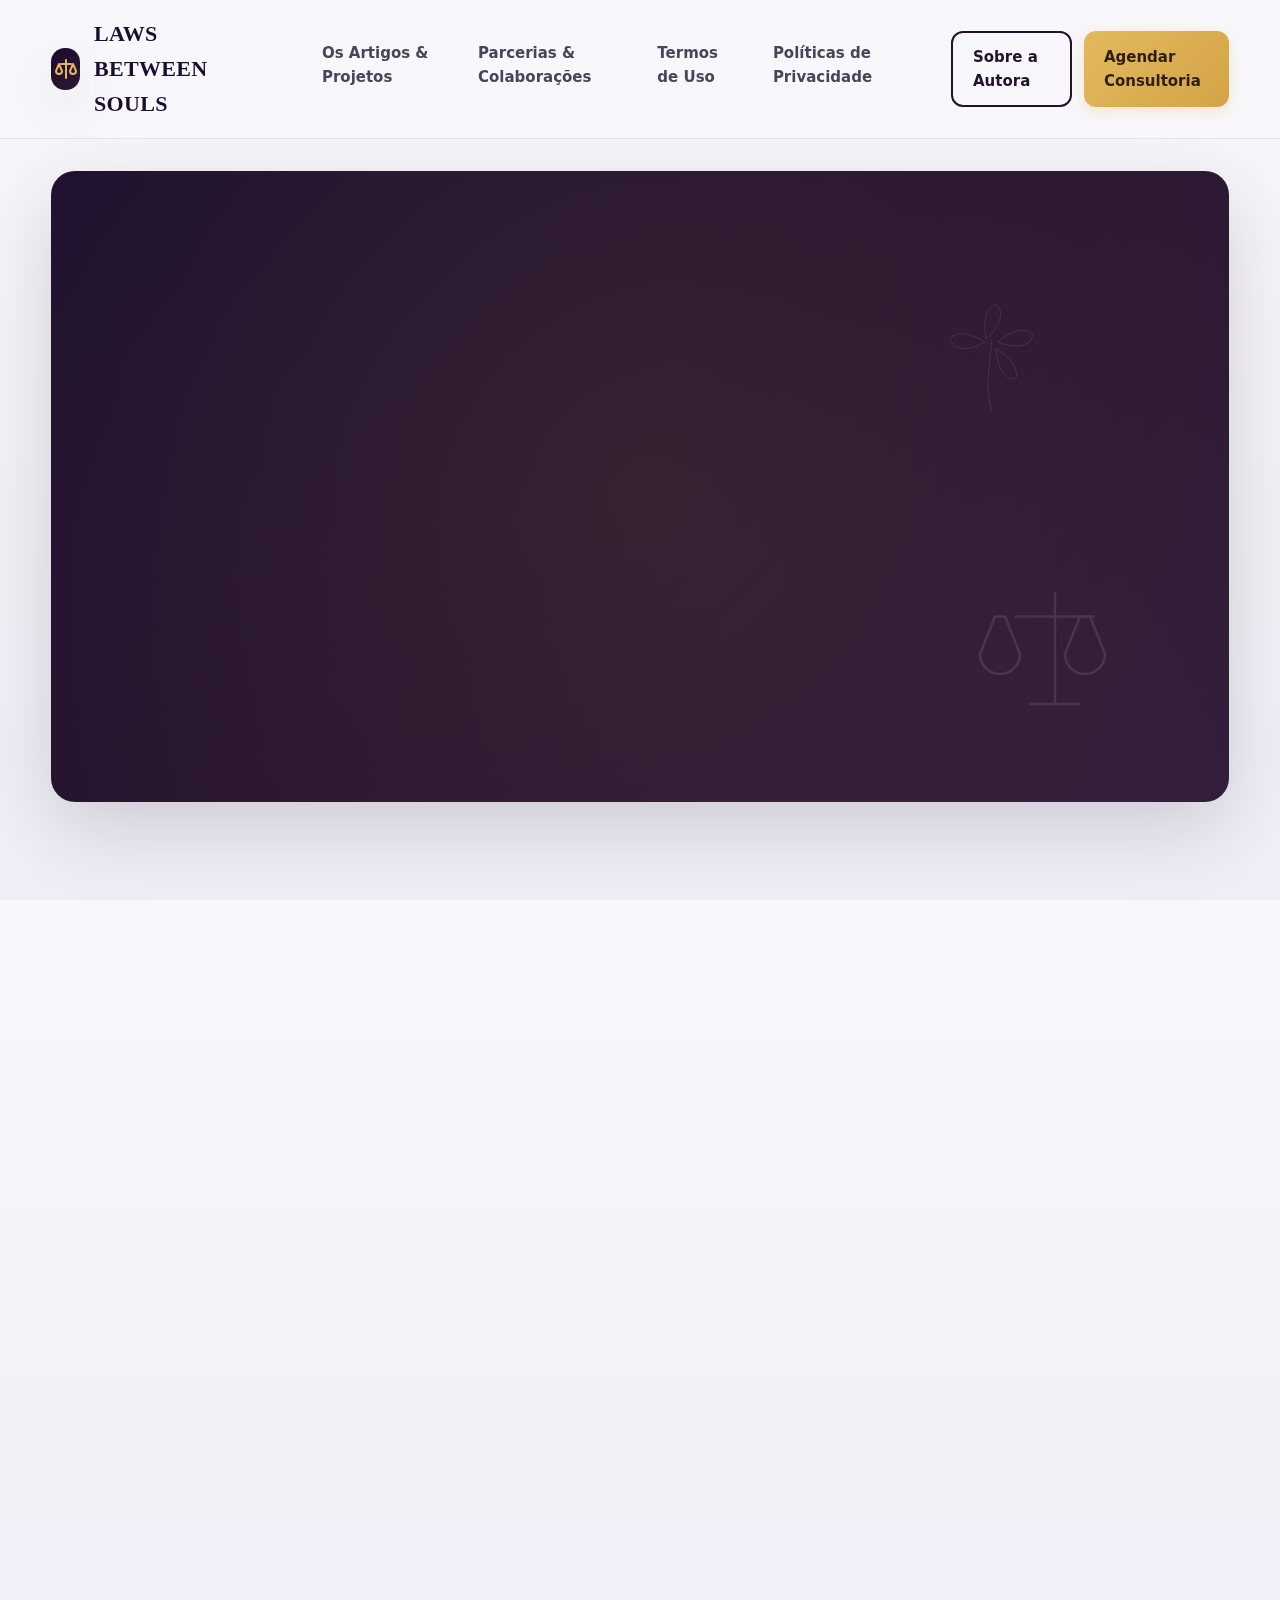
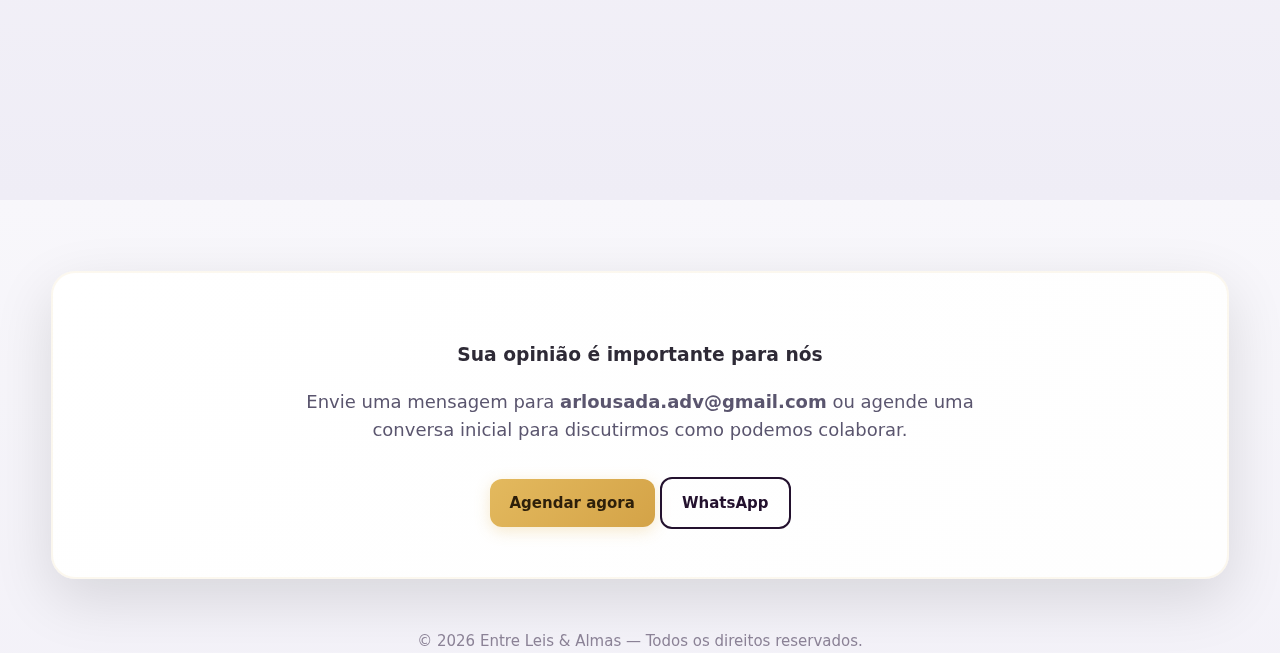
<file: site.html>
<!DOCTYPE html>
<html lang="pt-br">
<head>
  <meta charset="utf-8" />
  <meta name="viewport" content="width=device-width, initial-scale=1" />
  <title>Entre Leis & Almas — Editorial Jurídico Humanista </title>
  <meta name="description" content="Onde o Direito encontra a alma humana. Mediação, reflexão filosófica e produção literária.">
  <link rel="preconnect" href="https://fonts.googleapis.com">
  <link rel="preconnect" href="https://fonts.gstatic.com" crossorigin>
  <link href="https://fonts.googleapis.com/css?family=Roboto" rel="stylesheet">
  <style>
    :root{
      --bg: #1a0d2e;
      --bg-light: #23112e;
      --ink: #f6f3ff;
      --muted: #d8cfee;
      --gold: #e3b95e;
      --gold-hover: #d4a347;
      --paper: #ffffff;
      --paper-soft: #fefefe;
      --accent: #6366f1;
      --success: #10b981;
      --shadow: 0 4px 20px rgba(0,0,0,.08);
      --shadow-lg: 0 20px 60px rgba(0,0,0,.12);
      --shadow-xl: 0 25px 80px rgba(0,0,0,.15);
      --radius: 16px;
      --radius-lg: 24px;
      --transition: all 0.3s cubic-bezier(0.4, 0, 0.2, 1);
      --gradient: linear-gradient(135deg, #1a0d2e 0%, #23112e 50%, #2d1a3a 100%);
    }

    * {
      box-sizing: border-box;
    }

    html {
      scroll-behavior: smooth;
    }

    html, body {
      height: 100%;
    }

    body {
      margin: 0;
      font-family: Inter, system-ui, -apple-system, 'Segoe UI', Roboto, Ubuntu, 'Helvetica Neue', Arial, sans-serif;
      color: #2e2a36;
      background: linear-gradient(to bottom, #f8f7fb, #efedf6);
      line-height: 1.6;
      overflow-x: hidden;
    }

    .container {
      width: min(1200px, 92vw);
      margin-inline: auto;
    }

    /* Header aprimorado */
    header {
      position: sticky;
      top: 0;
      z-index: 100;
      backdrop-filter: saturate(160%) blur(20px);
      background: rgba(248, 247, 251, 0.85);
      border-bottom: 1px solid rgba(0,0,0,.08);
      transition: var(--transition);
    }

    header.scrolled {
      background: rgba(248, 247, 251, 0.95);
      box-shadow: var(--shadow);
    }

    .nav {
      display: flex;
      align-items: center;
      gap: 32px;
      justify-content: space-between;
      padding: 16px 0;
      transition: var(--transition);
    }

    .brand {
      display: flex;
      align-items: center;
      gap: 14px;
      text-decoration: none;
      transition: var(--transition);
    }

    .brand:hover {
      transform: translateY(-1px);
    }

    .brand .logo {
      width: 42px;
      height: 42px;
      background: var(--gradient);
      border-radius: 14px;
      display: grid;
      place-items: center;
      color: var(--gold);
      box-shadow: var(--shadow-lg);
      transition: var(--transition);
    }

    .brand:hover .logo {
      transform: rotate(5deg) scale(1.05);
      box-shadow: var(--shadow-xl);
    }

    .brand b {
      font-family: "Playfair Display", serif;
      font-weight: 800;
      color: #1a0d2e;
      font-size: 22px;
      letter-spacing: 0.3px;
    }

    nav ul {
      display: flex;
      gap: 8px;
      list-style: none;
      margin: 0;
      padding: 0;
    }

    nav a {
      display: inline-block;
      padding: 10px 16px;
      border-radius: 12px;
      text-decoration: none;
      color: #4a4458;
      font-weight: 600;
      font-size: 15px;
      transition: var(--transition);
      position: relative;
      overflow: hidden;
    }

    nav a::before {
      content: '';
      position: absolute;
      top: 0;
      left: -100%;
      width: 100%;
      height: 100%;
      background: linear-gradient(90deg, transparent, rgba(227, 185, 94, 0.1), transparent);
      transition: left 0.5s;
    }

    nav a:hover {
      background: rgba(35, 17, 46, 0.08);
      transform: translateY(-1px);
    }

    nav a:hover::before {
      left: 100%;
    }

    .cta {
      display: flex;
      gap: 12px;
    }

    .btn {
      appearance: none;
      border: 0;
      padding: 12px 20px;
      border-radius: 12px;
      font-weight: 700;
      font-size: 15px;
      cursor: pointer;
      transition: var(--transition);
      position: relative;
      overflow: hidden;
      text-decoration: none;
      display: inline-flex;
      align-items: center;
      gap: 8px;
    }

    .btn::before {
      content: '';
      position: absolute;
      top: 50%;
      left: 50%;
      width: 0;
      height: 0;
      background: rgba(255, 255, 255, 0.2);
      border-radius: 50%;
      transform: translate(-50%, -50%);
      transition: width 0.6s, height 0.6s;
    }

    .btn:hover::before {
      width: 300px;
      height: 300px;
    }

    .btn.gold {
      background: linear-gradient(135deg, var(--gold), var(--gold-hover));
      color: #2d1f0a;
      box-shadow: 0 4px 15px rgba(227, 185, 94, 0.3);
    }

    .btn.gold:hover {
      transform: translateY(-2px);
      box-shadow: 0 8px 25px rgba(227, 185, 94, 0.4);
    }

    .btn.ghost {
      background: transparent;
      border: 2px solid var(--bg-light);
      color: var(--bg-light);
    }

    .btn.ghost:hover {
      background: var(--bg-light);
      color: var(--gold);
      transform: translateY(-2px);
    }

    /* Hero melhorado */
    .hero {
      background: var(--gradient);
      color: var(--ink);
      border-radius: var(--radius-lg);
      margin: 32px auto;
      position: relative;
      overflow: hidden;
      box-shadow: var(--shadow-xl);
    }

    .hero::before {
      content: '';
      position: absolute;
      top: -50%;
      left: -50%;
      width: 200%;
      height: 200%;
      background: radial-gradient(circle, rgba(227, 185, 94, 0.1) 0%, transparent 70%);
      animation: float 20s ease-in-out infinite;
    }

    @keyframes float {
      0%, 100% { transform: translateX(-10px) translateY(-10px); }
      50% { transform: translateX(10px) translateY(10px); }
    }

    .hero .wrap {
      display: grid;
      grid-template-columns: 1.2fr 0.8fr;
      gap: 40px;
      padding: 80px 60px;
      position: relative;
      z-index: 2;
    }

    .overline {
      letter-spacing: 0.25em;
      text-transform: uppercase;
      color: var(--gold);
      font-weight: 700;
      font-size: 0.82rem;
      margin-bottom: 16px;
      opacity: 0;
      animation: slideUp 1s ease-out 0.3s forwards;
    }

    @keyframes slideUp {
      from {
        opacity: 0;
        transform: translateY(30px);
      }
      to {
        opacity: 1;
        transform: translateY(0);
      }
    }

    h1 {
      font-family: "Playfair Display", serif;
      font-weight: 800;
      font-size: clamp(40px, 6vw, 72px);
      line-height: 1.1;
      margin: 0 0 24px;
      background: linear-gradient(135deg, #ffffff, #e8e1ff);
      -webkit-background-clip: text;
      -webkit-text-fill-color: transparent;
      background-clip: text;
      opacity: 0;
      animation: slideUp 1s ease-out 0.5s forwards;
    }

    .hero p {
      color: #d7cffa;
      max-width: 55ch;
      font-size: 1.15rem;
      margin: 0 0 32px;
      opacity: 0;
      animation: slideUp 1s ease-out 0.7s forwards;
    }

    .hero .actions {
      display: flex;
      gap: 16px;
      opacity: 0;
      animation: slideUp 1s ease-out 0.9s forwards;
    }

    .decorative-elements {
      position: absolute;
      right: 0;
      top: 0;
      width: 100%;
      height: 100%;
      pointer-events: none;
    }

    .floating-element {
      position: absolute;
      opacity: 0.1;
      animation: floatSlow 25s ease-in-out infinite;
    }

    .floating-element:nth-child(2) {
      animation-delay: -5s;
    }

    .floating-element:nth-child(3) {
      animation-delay: -10s;
    }

    @keyframes floatSlow {
      0%, 100% {
        transform: translateY(0px) rotate(0deg);
      }
      33% {
        transform: translateY(-20px) rotate(5deg);
      }
      66% {
        transform: translateY(10px) rotate(-3deg);
      }
    }

    /* Cards aprimorados */
    .grid {
      display: grid;
      grid-template-columns: repeat(auto-fit, minmax(320px, 1fr));
      gap: 24px;
      margin: 40px 0;
    }

    .card {
      background: var(--paper);
      border-radius: var(--radius-lg);
      box-shadow: var(--shadow);
      padding: 32px;
      transition: var(--transition);
      border: 1px solid rgba(0, 0, 0, 0.05);
      position: relative;
      overflow: hidden;
    }

    .card::before {
      content: '';
      position: absolute;
      top: 0;
      left: -100%;
      width: 100%;
      height: 2px;
      background: linear-gradient(90deg, transparent, var(--gold), transparent);
      transition: left 0.8s;
    }

    .card:hover::before {
      left: 100%;
    }

    .card:hover {
      transform: translateY(-4px);
      box-shadow: var(--shadow-lg);
    }

    .card h3 {
      font-family: "Playfair Display", serif;
      font-weight: 800;
      margin: 0 0 12px;
      font-size: 32px;
      color: #1a0d2e;
      line-height: 1.2;
    }

    .kicker {
      color: #9b8fb9;
      font-weight: 700;
      letter-spacing: 0.15em;
      text-transform: uppercase;
      font-size: 0.82rem;
      margin-bottom: 8px;
      display: block;
    }

    .card p {
      margin: 12px 0 0;
      color: #5a556e;
      font-size: 16px;
      line-height: 1.6;
    }

    .mini {
      display: grid;
      grid-template-columns: 1fr 140px;
      gap: 20px;
      align-items: center;
    }

    .tag {
      display: inline-flex;
      align-items: center;
      background: linear-gradient(135deg, #fff4e6, #f4efe0);
      color: #8b5a04;
      padding: 8px 14px;
      border-radius: 20px;
      font-weight: 700;
      font-size: 0.82rem;
      text-decoration: none;
      transition: var(--transition);
      border: 1px solid rgba(139, 90, 4, 0.2);
    }

    .tag:hover {
      transform: translateY(-1px);
      box-shadow: 0 4px 12px rgba(139, 90, 4, 0.2);
    }

    .icons {
      display: grid;
      grid-template-columns: repeat(auto-fit, minmax(80px, 1fr));
      gap: 12px;
      margin-top: 20px;
    }

    .icons .ic {
      display: grid;
      place-items: center;
      border: 2px dashed #d9d0ef;
      border-radius: 12px;
      padding: 16px 12px;
      font-size: 12px;
      color: #6d5f9a;
      font-weight: 600;
      transition: var(--transition);
      text-align: center;
    }

    .icons .ic:hover {
      border-color: var(--gold);
      color: var(--gold);
      background: rgba(227, 185, 94, 0.05);
    }

    /* Formulário melhorado */
    .newsletter-form {
      background: linear-gradient(135deg, #f8f7fb, #f0eef7);
      border-radius: var(--radius);
      padding: 24px;
      margin-top: 24px;
      border: 2px solid rgba(227, 185, 94, 0.1);
    }

    .newsletter-form label {
      display: block;
      font-weight: 700;
      color: #2e2a36;
      margin-bottom: 12px;
      font-size: 16px;
    }

    .form-group {
      display: flex;
      gap: 12px;
      margin-top: 16px;
    }

    .form-group input {
      flex: 1;
      padding: 14px 16px;
      border-radius: 12px;
      border: 2px solid #e7e2f5;
      font-size: 15px;
      transition: var(--transition);
      background: white;
    }

    .form-group input:focus {
      outline: none;
      border-color: var(--gold);
      box-shadow: 0 0 0 3px rgba(227, 185, 94, 0.1);
    }

    .success-message {
      display: none;
      color: var(--success);
      font-weight: 700;
      margin-top: 12px;
      padding: 12px;
      background: rgba(16, 185, 129, 0.1);
      border-radius: 8px;
      border-left: 4px solid var(--success);
    }

    /* Lista de casos */
    .cases-list {
      display: grid;
      gap: 16px;
      margin-top: 20px;
    }

    .case-item {
      background: linear-gradient(135deg, #f6f4fb, #faf9fc);
      border: 2px solid #e7e2f5;
      border-radius: var(--radius);
      padding: 20px;
      transition: var(--transition);
    }

    .case-item:hover {
      border-color: var(--gold);
      transform: translateX(4px);
    }

    .case-item strong {
      color: var(--bg-light);
      font-weight: 800;
    }

    /* Seção de contato */
    .contact-section {
      background: linear-gradient(135deg, var(--paper), var(--paper-soft));
      border-radius: var(--radius-lg);
      padding: 48px;
      margin: 40px auto;
      text-align: center;
      box-shadow: var(--shadow-lg);
      border: 2px solid rgba(227, 185, 94, 0.1);
    }

    .contact-section h3 {
      margin-bottom: 16px;
    }

    .contact-section p {
      font-size: 18px;
      color: #5a556e;
      margin-bottom: 32px;
      max-width: 60ch;
      margin-left: auto;
      margin-right: auto;
    }

    .contact-section .actions {
      justify-content: center;
    }

    /* Footer */
    footer {
      margin: 50px 0;
      color: #8b8296;
      text-align: center;
      font-size: 15px;
    }

    /* Menu mobile */
    .mobile-menu-btn {
      display: none;
      background: none;
      border: none;
      font-size: 24px;
      color: var(--bg-light);
      cursor: pointer;
    }

    /* Responsive */
    @media (max-width: 968px) {
      .hero .wrap {
        grid-template-columns: 1fr;
        padding: 60px 32px;
        text-align: center;
      }

      .mini {
        grid-template-columns: 1fr;
        text-align: center;
      }

      .form-group {
        flex-direction: column;
      }

      .contact-section {
        padding: 32px 24px;
      }
    }

    @media (max-width: 768px) {
      nav ul {
        display: none;
      }

      .mobile-menu-btn {
        display: block;
      }

      .cta {
        gap: 8px;
      }

      .btn {
        padding: 10px 16px;
        font-size: 14px;
      }

      .grid {
        grid-template-columns: 1fr;
      }

      .nav {
        gap: 16px;
      }
    }

    /* Scroll indicator */
    .scroll-indicator {
      position: fixed;
      top: 0;
      left: 0;
      width: 0%;
      height: 3px;
      background: linear-gradient(90deg, var(--gold), var(--gold-hover));
      z-index: 101;
      transition: width 0.3s;
    }
  </style>
</head>
<body>
  <div class="scroll-indicator"></div>
  
  <header id="header">
    <div class="container nav">
      <a class="brand" href="#" aria-label="Página inicial">
        <span class="logo" aria-hidden="true">
          <svg width="24" height="24" viewBox="0 0 24 24" fill="none" stroke="currentColor" stroke-width="2" stroke-linecap="round" stroke-linejoin="round">
            <path d="M12 3v18"/><path d="M7 7h10"/><path d="M5 7l3 7a3 3 0 1 1-6 0l3-7Zm14 0l3 7a3 3 0 1 1-6 0l3-7Z"/>
          </svg>
        </span>
        <b>LAWS BETWEEN SOULS</b>
      </a>
      
      <nav aria-label="Menu principal">
        <ul>
          <li><a href="#editorial">Os Artigos & Projetos </a></li>
          <li><a href="#interdisciplinar">Parcerias & Colaborações</a></li>
          <li><a href="#clientes">Termos de Uso</a></li>
          <li><a href="#impacto">Políticas de Privacidade</a></li>
        </ul>
      </nav>
      
      <div class="cta">
        <button class="btn ghost mobile-menu-btn" aria-label="Menu">☰</button>
        <a href="#contato" class="btn ghost">Sobre a Autora</a>
        <a href="#contato" class="btn gold">Agendar Consultoria</a>
      </div>
    </div>
  </header>

  <main class="container">
    <section class="hero" aria-label="Apresentação">
      <div class="decorative-elements">
        <svg class="floating-element" style="top: 20%; right: 15%; width: 120px;" viewBox="0 0 200 200" fill="none" stroke="white" stroke-width="1.5">
          <path d="M100 190c-12-34-5-68 0-120"/>
          <path d="M88 75c-28-18-50-18-58-4 6 16 28 22 58 4Z"/>
          <path d="M90 70c-6-33 2-54 16-58 12 8 14 30-16 58Z"/>
          <path d="M110 75c25-22 48-24 58-12-2 16-22 26-58 12Z"/>
          <path d="M106 86c28 16 38 36 34 50-14 4-30-12-34-50Z"/>
        </svg>
        
        <svg class="floating-element" style="bottom: 10%; right: 8%; width: 160px;" viewBox="0 0 512 512" fill="none" stroke="white" stroke-width="8">
          <path d="M256 40v360"/><path d="M128 120h256"/><path d="M96 120l48 120a64 64 0 1 1-128 0l48-120Zm272 0l48 120a64 64 0 1 1-128 0l48-120Z"/>
          <path d="M176 400h160"/>
        </svg>
      </div>
      
      <div class="wrap">
        <div>
          <div class="overline"> Um café, um parágrafo, um pensamento: eis o começo da transformação ♡</div>
          <h1>ENTRE LEIS & ALMAS </h1>
          <p> Um espaço onde as sentenças encontram metáforas, onde a justiça é sentida tanto quanto pensada, 
		  e onde o indivíduo deixa de ser apenas sujeito de direitos para se tornar protagonista de histórias. É neste entre — nem só razão, nem só emoção — que habitamos
˖ </p>
          <div class="actions">
            <a class="btn gold" href="#contato">O Projeto</a>
            <a class="btn ghost" href="#sobre">Consultoria</a>
          </div>
        </div>
      </div>
    </section>

    <section class="grid" Roboto="Serviços principais">
      <article id="editorial" class="card mini">
        <div>
          <span class="kicker">AS NARRATIVAS & AS ALMAS </span>
          <h3>História, Literatura & Sociologia </h3>
          <p> Série - As Metamoforses Contemporanêas. 
		  Ep 1. Como Franz Kafta Previu o Uber em 1915 </p>
          <div style="margin-top: 16px;">
            <a href="postagens/kafka-clt.html" class="tag"> Leia </a>
          </div>
        </div>
        <div aria-hidden="true">
          <img src="imagens/a.jpg" alt="Imagem de uma casa" width="200" height="240">

        </div>
      </article>

      <article id="interdisciplinar" class="card mini">
	    <div>
          <span class="kicker">As Leis & as Letras</span>
          <h3>Códigos & Éticas</h3>
          <p>Ep. 1: Se Kafka tivesse advogados — a proteção dos "metaforseados" e como empresas podem evitar criar "metamorfoses kafkianas" em seus funcionários.</p>
          <div style="margin-top: 16px;">
            <a href="#projetos" class="tag">Entender as Leis</a>
        </div>
       </div>
        <div aria-hidden="true">
          <img src="imagens/b.jpg" alt="Imagem ilustrativa de uma casa" width="200" height="240">
        </div>
      </article>

    </section>

    <section class="grid" aria-label="Clientes e impacto">
      <article id="clientes" class="card">
        <span class="kicker">Para Clientes</span>
        <h3>Consultoria Jurídica</h3>
        <p>Atendimento estratégico para pessoas e empresas. Soluções preventivas em direito do trabalho com abordagem estratégica.</p>
        
        <div class="icons" Roboto="Áreas de atuação">
          <div class="ic">Compliance Trabalhista Preventivo</div>
          <div class="ic">Consultoria Contenciosa Trabalhista</div>
          <div class="ic">Gestão de Riscos nas Relações de Trabalho</div>
        
        </div>

        <div class="newsletter-form">
          <label for="email"><strong> ✉︎ Entre em contato conosco </strong> </label>
          <form id="newsletter" onsubmit="subscribe(event)">
            <div class="form-group">
              <input id="email" name="email" type="email" required placeholder="seu@email.com" aria-label="Seu email">
              <button class="btn gold" type="submit">Inscrever</button>
            </div>
            <div id="success" class="success-message">
              ✓ Inscrito! Verifique seu e-mail para confirmação
            </div>
          </form>
        </div>
      </article>

      <article id="impacto" class="card">
        <span class="kicker">Impacto & Casos</span>
        <h3>Séries 1 - As Metamorfoses Contemporanêas</h3>
        
        <div class="cases-list">
          <div class="case-item">
            <strong> 🦟Metamorfoses I</strong> — FRANZ KAFTA & TRABALHO (em breve - 06.09.2025)
          </div>
          <div class="case-item">
            <strong> 📽️ Metamorfoses II</strong> — GEORGE ORWELL & TECNOLOGIA (estréia - 20.09.2025)
          </div>
          <div class="case-item">
            <strong>😒 Metamorfoses III</strong> — FIÓDOR DOSTOIEVSKI & SOCIEDADE (estréia - 04.10.2025) 
          </div>
          <div class="case-item">
            <strong> ❀ Metamorfoses IV</strong> — CLARICE LINSPECTOR & PSICOLOGIA (estréia - 18.11.2025) 
          </div>
        </div>
      </article>
    </section>

    <section id="contato" class="contact-section">
      <h3>Sua opinião é importante para nós </h3>
      <p>Envie uma mensagem para <strong>arlousada.adv@gmail.com</strong> ou agende uma conversa inicial para discutirmos como podemos colaborar.</p>
      <div class="actions">
        <a class="btn gold" href="mailto:contato@lawsbetweensouls.com">Agendar agora</a>
        <a class="btn ghost" href="https://wa.me/" target="_blank" rel="noopener">WhatsApp</a>
      </div>
    </section>
  </main>

  <footer class="container">
    <p>© <span id="year"></span> Entre Leis & Almas — Todos os direitos reservados.</p>
	
  </footer>

  <script>
    // Ano atual
    document.getElementById('year').textContent = new Date().getFullYear();
    
    // Header scroll effect
    window.addEventListener('scroll', () => {
      const header = document.getElementById('header');
      const scrolled = window.scrollY > 20;
      header.classList.toggle('scrolled', scrolled);
      
      // Scroll indicator
      const winScroll = document.body.scrollTop || document.documentElement.scrollTop;
      const height = document.documentElement.scrollHeight - document.documentElement.clientHeight;
      const scrolled_percent = (winScroll / height) * 100;
      document.querySelector('.scroll-indicator').style.width = scrolled_percent + '%';
    });
    
    // Newsletter subscription
    function subscribe(e) {
      e.preventDefault();
      const email = document.getElementById('email').value.trim();
      const emailRegex = /^[^\s@]+@[^\s@]+\.[^\s@]+$/;
      
      if (!emailRegex.test(email)) {
        alert('Por favor, digite um e-mail válido.');
        return;
      }
      
      // Simulate API call
      const button = e.target.querySelector('button');
      const originalText = button.textContent;
      
      button.textContent = 'Inscrevendo...';
      button.disabled = true;
      
      setTimeout(() => {
        e.target.reset();
        document.getElementById('success').style.display = 'block';
        button.textContent = originalText;
        button.disabled = false;
        
        // Hide success message after 5 seconds
        setTimeout(() => {
          document.getElementById('success').style.display = 'none';
        }, 5000);
      }, 1500);
    }
    
    // Smooth scroll for anchor links
    document.querySelectorAll('a[href^="#"]').forEach(anchor => {
      anchor.addEventListener('click', function (e) {
        e.preventDefault();
        const target = document.querySelector(this.getAttribute('href'));
        if (target) {
          target.scrollIntoView({
            behavior: 'smooth',
            block: 'start'
          });
        }
      });
    });
    
    // Intersection Observer for animations
    const observerOptions = {
      threshold: 0.1,
      rootMargin: '0px 0px -50px 0px'
    };
    
    const observer = new IntersectionObserver((entries) => {
      entries.forEach(entry => {
        if (entry.isIntersecting) {
          entry.target.style.opacity = '1';
          entry.target.style.transform = 'translateY(0)';
        }
      });
    }, observerOptions);
    
    // Observe cards for animation
    document.querySelectorAll('.card').forEach(card => {
      card.style.opacity = '0';
      card.style.transform = 'translateY(30px)';
      card.style.transition = 'opacity 0.6s ease, transform 0.6s ease';
      observer.observe(card);
    });
    
    // Mobile menu functionality (basic)
    document.querySelector('.mobile-menu-btn').addEventListener('click', function() {
      const nav = document.querySelector('nav ul');
      nav.style.display = nav.style.display === 'flex' ? 'none' : 'flex';
    });
    
    // Form validation enhancement
    document.querySelectorAll('input[type="email"]').forEach(input => {
      input.addEventListener('blur', function() {
        const emailRegex = /^[^\s@]+@[^\s@]+\.[^\s@]+$/;
        if (this.value && !emailRegex.test(this.value)) {
          this.style.borderColor = '#ef4444';
          this.style.boxShadow = '0 0 0 3px rgba(239, 68, 68, 0.1)';
        } else {
          this.style.borderColor = '#e7e2f5';
          this.style.boxShadow = 'none';
        }
      });
    });
    
    // Keyboard navigation enhancement
    document.addEventListener('keydown', (e) => {
      if (e.key === 'Escape') {
        // Close any open mobile menus
        const nav = document.querySelector('nav ul');
        if (nav.style.display === 'flex') {
          nav.style.display = 'none';
        }
      }
    });
    
    // Performance: Lazy load images and animations
    if ('IntersectionObserver' in window) {
      const imageObserver = new IntersectionObserver((entries, observer) => {
        entries.forEach(entry => {
          if (entry.isIntersecting) {
            const img = entry.target;
            img.src = img.dataset.src;
            img.classList.remove('lazy');
            imageObserver.unobserve(img);
          }
        });
      });
      
      document.querySelectorAll('img[data-src]').forEach(img => {
        imageObserver.observe(img);
      });
    }
  </script>
</body>
</html>
</file>
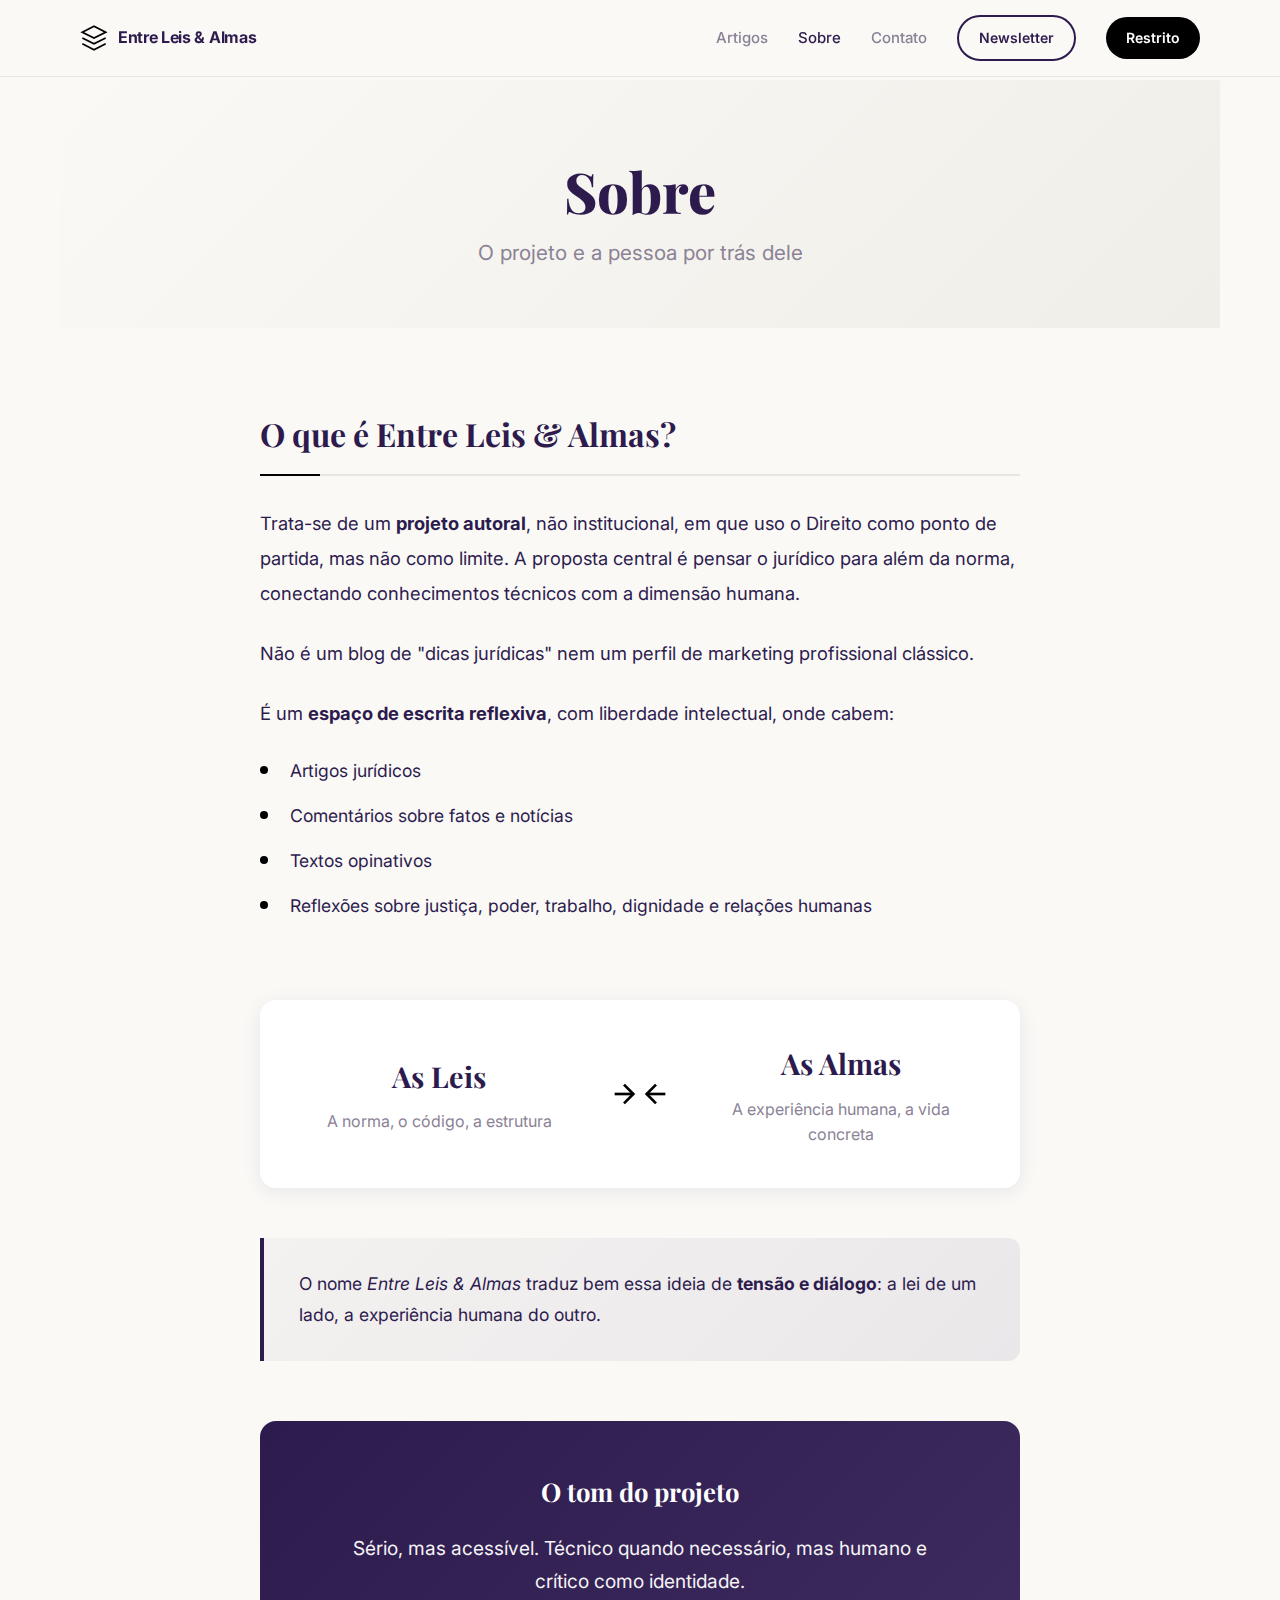
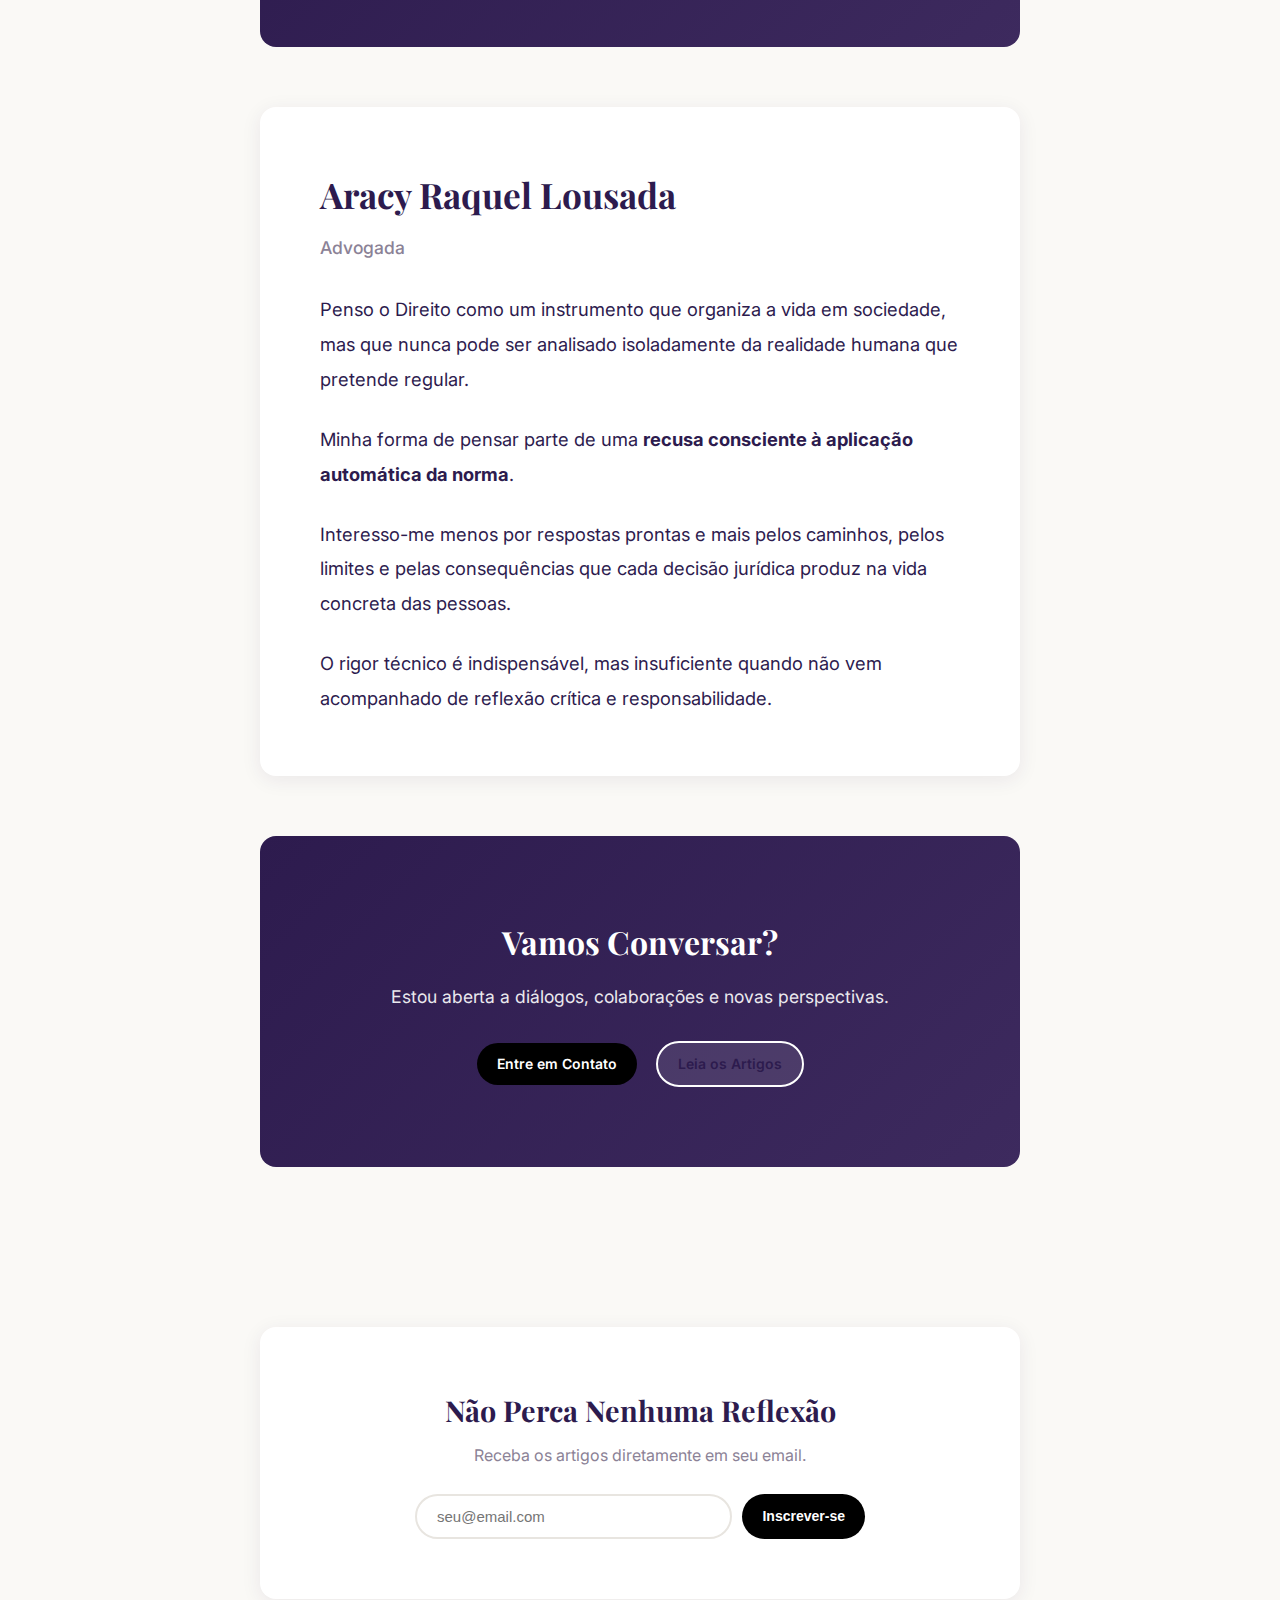
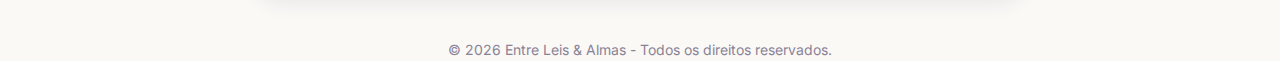
<file: sobre.html>
﻿<!DOCTYPE html>
<html lang="pt-br">

<head>
  <meta charset="utf-8" />
  <meta name="viewport" content="width=device-width, initial-scale=1" />
  <title>Sobre — Entre Leis & Almas</title>
  <meta name="description"
    content="Conheça o projeto Entre Leis e Almas e sua autora, Aracy Raquel Lousada, advogada que pensa o Direito além da norma.">
  <meta name="author" content="Aracy Raquel Lousada">
  <link rel="icon" type="image/svg+xml" href="favicon.svg">
  <meta property="og:title" content="Sobre — Entre Leis & Almas">
  <meta property="og:description" content="Um projeto autoral que conecta o jurídico com a dimensão humana.">
  <meta property="og:type" content="website">
  <meta property="og:locale" content="pt_BR">
  <link rel="preconnect" href="https://fonts.googleapis.com">
  <link rel="preconnect" href="https://fonts.gstatic.com" crossorigin>
  <link
    href="https://fonts.googleapis.com/css2?family=Playfair+Display:wght@400;700;800&family=Inter:wght@400;500;600;700&display=swap"
    rel="stylesheet">
  <style>
    :root {
      --primary-color: #2d1b4e;
      --secondary-color: #8b8296;
      --accent-color: #000000;
      --text-color: #2d1b4e;
      --background-color: #faf9f6;
      --white: #ffffff;
      --border-color: #e8e5e0;
    }

    * {
      margin: 0;
      padding: 0;
      box-sizing: border-box;
    }

    body {
      font-family: 'Inter', sans-serif;
      line-height: 1.6;
      color: var(--text-color);
      background-color: var(--background-color);
      overflow-x: hidden;
    }

    .wide-container {
      width: 100%;
      max-width: 1200px;
      margin: 0 auto;
      padding: 0 20px;
    }

    .container {
      width: 100%;
      max-width: 800px;
      margin: 0 auto;
      padding: 0 20px;
    }

    #header {
      position: fixed;
      top: 0;
      left: 0;
      right: 0;
      background: rgba(250, 249, 246, 0.95);
      backdrop-filter: blur(10px);
      border-bottom: 1px solid var(--border-color);
      z-index: 1000;
      transition: all 0.3s ease;
    }

    .nav {
      display: flex;
      align-items: center;
      justify-content: space-between;
      padding: 15px 20px;
    }

    .brand {
      display: flex;
      align-items: center;
      text-decoration: none;
      color: var(--primary-color);
      font-weight: 700;
      font-size: 16px;
      letter-spacing: -0.02em;
    }

    .logo {
      margin-right: 10px;
      color: var(--accent-color);
    }

    nav ul {
      display: flex;
      list-style: none;
      gap: 30px;
      align-items: center;
    }

    nav a {
      text-decoration: none;
      color: var(--secondary-color);
      font-weight: 500;
      font-size: 15px;
      transition: color 0.3s ease;
    }

    nav a:hover {
      color: var(--primary-color);
    }

    .btn {
      display: inline-block;
      padding: 10px 20px;
      border-radius: 25px;
      text-decoration: none;
      font-weight: 600;
      font-size: 14px;
      transition: all 0.3s ease;
      border: none;
      cursor: pointer;
    }

    .btn.ghost {
      background: transparent;
      color: var(--primary-color);
      border: 2px solid var(--primary-color);
    }

    .btn.ghost:hover {
      background: var(--primary-color);
      color: var(--white);
    }

    .btn.gold {
      background: var(--accent-color);
      color: var(--white);
    }

    .btn.gold:hover {
      background: #333;
      transform: translateY(-2px);
    }

    main {
      margin-top: 80px;
      min-height: calc(100vh - 80px);
    }

    .about-hero {
      padding: 80px 0 60px;
      text-align: center;
      background: linear-gradient(135deg, var(--background-color) 0%, #f0eee8 100%);
    }

    .about-title {
      font-family: 'Playfair Display', serif;
      font-size: clamp(2.5rem, 5vw, 3.5rem);
      font-weight: 800;
      color: var(--primary-color);
      margin-bottom: 15px;
      line-height: 1.1;
    }

    .about-subtitle {
      font-size: clamp(1.1rem, 2vw, 1.3rem);
      color: var(--secondary-color);
      max-width: 600px;
      margin: 0 auto;
      font-weight: 400;
      line-height: 1.5;
    }

    .about-content {
      padding: 80px 0;
    }

    .content-section {
      margin-bottom: 80px;
    }

    .section-header {
      font-family: 'Playfair Display', serif;
      font-size: 2rem;
      font-weight: 700;
      color: var(--primary-color);
      margin-bottom: 30px;
      padding-bottom: 15px;
      border-bottom: 2px solid var(--border-color);
      position: relative;
    }

    .section-header::after {
      content: '';
      position: absolute;
      bottom: -2px;
      left: 0;
      width: 60px;
      height: 2px;
      background: var(--accent-color);
    }

    .content-text {
      font-size: 1.15rem;
      line-height: 1.9;
      color: var(--text-color);
    }

    .content-text p {
      margin-bottom: 25px;
    }

    .content-text p:last-child {
      margin-bottom: 0;
    }

    .highlight-box {
      background: linear-gradient(135deg, rgba(45, 27, 78, 0.03) 0%, rgba(45, 27, 78, 0.08) 100%);
      border-left: 4px solid var(--primary-color);
      padding: 30px 35px;
      border-radius: 0 12px 12px 0;
      margin: 40px 0;
    }

    .highlight-box p {
      font-size: 1.1rem;
      line-height: 1.8;
      margin-bottom: 0;
      color: var(--primary-color);
    }

    .content-list {
      list-style: none;
      padding: 0;
      margin: 25px 0;
    }

    .content-list li {
      position: relative;
      padding-left: 30px;
      margin-bottom: 15px;
      font-size: 1.1rem;
      line-height: 1.7;
    }

    .content-list li::before {
      content: '';
      position: absolute;
      left: 0;
      top: 10px;
      width: 8px;
      height: 8px;
      background: var(--accent-color);
      border-radius: 50%;
    }

    .tension-concept {
      display: flex;
      align-items: center;
      justify-content: center;
      gap: 30px;
      margin: 50px 0;
      padding: 40px;
      background: var(--white);
      border-radius: 16px;
      box-shadow: 0 4px 20px rgba(45, 27, 78, 0.08);
    }

    .tension-side {
      text-align: center;
      flex: 1;
    }

    .tension-side h3 {
      font-family: 'Playfair Display', serif;
      font-size: 1.8rem;
      color: var(--primary-color);
      margin-bottom: 10px;
    }

    .tension-side p {
      color: var(--secondary-color);
      font-size: 1rem;
    }

    .tension-divider {
      display: flex;
      align-items: center;
      justify-content: center;
    }

    .tension-divider svg {
      color: var(--accent-color);
    }

    .author-section {
      background: var(--white);
      padding: 60px;
      border-radius: 16px;
      box-shadow: 0 4px 20px rgba(45, 27, 78, 0.08);
      margin-top: 60px;
    }

    .author-name {
      font-family: 'Playfair Display', serif;
      font-size: 2.2rem;
      font-weight: 700;
      color: var(--primary-color);
      margin-bottom: 10px;
    }

    .author-title {
      font-size: 1.1rem;
      color: var(--secondary-color);
      margin-bottom: 30px;
      font-weight: 500;
    }

    .author-description {
      font-size: 1.15rem;
      line-height: 1.9;
      color: var(--text-color);
    }

    .author-description p {
      margin-bottom: 25px;
    }

    .author-description p:last-child {
      margin-bottom: 0;
    }

    .tone-section {
      background: linear-gradient(135deg, var(--primary-color) 0%, #3d2a5e 100%);
      color: var(--white);
      padding: 50px;
      border-radius: 16px;
      margin: 60px 0;
      text-align: center;
    }

    .tone-section h3 {
      font-family: 'Playfair Display', serif;
      font-size: 1.6rem;
      margin-bottom: 20px;
      font-weight: 700;
    }

    .tone-section p {
      font-size: 1.2rem;
      line-height: 1.7;
      max-width: 600px;
      margin: 0 auto;
      opacity: 0.95;
    }

    .cta-section {
      text-align: center;
      padding: 80px 40px;
      background: linear-gradient(135deg, var(--primary-color) 0%, #3d2a5e 100%);
      color: var(--white);
      border-radius: 16px;
      margin-top: 60px;
    }

    .cta-section h2 {
      font-family: 'Playfair Display', serif;
      font-size: 2rem;
      margin-bottom: 15px;
    }

    .cta-section p {
      font-size: 1.1rem;
      opacity: 0.9;
      max-width: 500px;
      margin: 0 auto 30px;
    }

    .newsletter-cta {
      background: var(--white);
      padding: 60px;
      border-radius: 16px;
      box-shadow: 0 4px 20px rgba(45, 27, 78, 0.08);
      text-align: center;
      margin: 80px 0 40px;
    }

    .newsletter-cta h3 {
      font-family: 'Playfair Display', serif;
      font-size: 1.8rem;
      color: var(--primary-color);
      margin-bottom: 10px;
    }

    .newsletter-cta p {
      color: var(--secondary-color);
      margin-bottom: 25px;
    }

    .newsletter-form {
      display: flex;
      gap: 10px;
      max-width: 450px;
      margin: 0 auto;
    }

    .newsletter-form input {
      flex: 1;
      padding: 12px 20px;
      border: 2px solid var(--border-color);
      border-radius: 25px;
      font-size: 15px;
      transition: border-color 0.3s ease;
    }

    .newsletter-form input:focus {
      outline: none;
      border-color: var(--primary-color);
    }

    footer {
      text-align: center;
      padding: 40px 20px;
      color: var(--secondary-color);
      font-size: 14px;
    }

    @media (max-width: 768px) {
      .tension-concept {
        flex-direction: column;
        gap: 20px;
      }

      .tension-divider {
        transform: rotate(90deg);
      }

      .author-section {
        padding: 40px 25px;
      }

      .tone-section {
        padding: 40px 25px;
      }

      .cta-section {
        padding: 60px 25px;
      }

      .newsletter-form {
        flex-direction: column;
      }

      nav ul {
        gap: 15px;
      }
    }
  </style>
</head>

<body>
  <header id="header">
    <div class="wide-container">
      <div class="nav">
        <a href="index.html" class="brand">
          <svg class="logo" width="28" height="28" viewBox="0 0 24 24" fill="none" stroke="currentColor"
            stroke-width="1.5">
            <path d="M12 2L2 7l10 5 10-5-10-5z" />
            <path d="M2 17l10 5 10-5" />
            <path d="M2 12l10 5 10-5" />
          </svg>
          Entre Leis & Almas
        </a>
        <nav>
          <ul>
            <li><a href="artigos.html">Artigos</a></li>
            <li><a href="sobre.html" style="color: var(--primary-color);">Sobre</a></li>
            <li><a href="contato.html">Contato</a></li>
            <li><a href="index.html#newsletter" class="btn ghost">Newsletter</a></li>
            <li><a href="login.html" class="btn gold">Restrito</a></li>
          </ul>
        </nav>
      </div>
    </div>
  </header>

  <main>
    <div class="wide-container">
      <section class="about-hero">
        <h1 class="about-title">Sobre</h1>
        <p class="about-subtitle">O projeto e a pessoa por trás dele</p>
      </section>
    </div>

    <div class="container">
      <section class="about-content">

        <div class="content-section">
          <h2 class="section-header">O que é Entre Leis & Almas?</h2>
          <div class="content-text">
            <p>Trata-se de um <strong>projeto autoral</strong>, não institucional, em que uso o Direito como ponto de
              partida, mas não como limite. A proposta central é pensar o jurídico para além da norma, conectando
              conhecimentos técnicos com a dimensão humana.</p>

            <p>Não é um blog de "dicas jurídicas" nem um perfil de marketing profissional clássico.</p>

            <p>É um <strong>espaço de escrita reflexiva</strong>, com liberdade intelectual, onde cabem:</p>

            <ul class="content-list">
              <li>Artigos jurídicos</li>
              <li>Comentários sobre fatos e notícias</li>
              <li>Textos opinativos</li>
              <li>Reflexões sobre justiça, poder, trabalho, dignidade e relações humanas</li>
            </ul>
          </div>
        </div>

        <div class="tension-concept">
          <div class="tension-side">
            <h3>As Leis</h3>
            <p>A norma, o código, a estrutura</p>
          </div>
          <div class="tension-divider">
            <svg width="32" height="32" viewBox="0 0 24 24" fill="none" stroke="currentColor" stroke-width="2">
              <line x1="5" y1="12" x2="19" y2="12" />
              <polyline points="12 5 19 12 12 19" />
            </svg>
            <svg width="32" height="32" viewBox="0 0 24 24" fill="none" stroke="currentColor" stroke-width="2"
              style="transform: rotate(180deg);">
              <line x1="5" y1="12" x2="19" y2="12" />
              <polyline points="12 5 19 12 12 19" />
            </svg>
          </div>
          <div class="tension-side">
            <h3>As Almas</h3>
            <p>A experiência humana, a vida concreta</p>
          </div>
        </div>

        <div class="highlight-box">
          <p>O nome <em>Entre Leis & Almas</em> traduz bem essa ideia de <strong>tensão e diálogo</strong>: a lei de um
            lado, a experiência humana do outro.</p>
        </div>

        <div class="tone-section">
          <h3>O tom do projeto</h3>
          <p>Sério, mas acessível. Técnico quando necessário, mas humano e crítico como identidade.</p>
        </div>

        <div class="author-section">
          <h2 class="author-name">Aracy Raquel Lousada</h2>
          <p class="author-title">Advogada</p>

          <div class="author-description">
            <p>Penso o Direito como um instrumento que organiza a vida em sociedade, mas que nunca pode ser analisado
              isoladamente da realidade humana que pretende regular.</p>

            <p>Minha forma de pensar parte de uma <strong>recusa consciente à aplicação automática da norma</strong>.
            </p>

            <p>Interesso-me menos por respostas prontas e mais pelos caminhos, pelos limites e pelas consequências que
              cada decisão jurídica produz na vida concreta das pessoas.</p>

            <p>O rigor técnico é indispensável, mas insuficiente quando não vem acompanhado de reflexão crítica e
              responsabilidade.</p>
          </div>
        </div>

        <div class="cta-section">
          <h2>Vamos Conversar?</h2>
          <p>Estou aberta a diálogos, colaborações e novas perspectivas.</p>
          <div>
            <a href="contato.html" class="btn gold" style="margin-right: 15px;">Entre em Contato</a>
            <a href="artigos.html" class="btn ghost"
              style="background: rgba(255,255,255,0.1); border-color: white;">Leia os Artigos</a>
          </div>
        </div>
      </section>
    </div>

    <div class="container">
      <section class="newsletter-cta" id="newsletter">
        <h3>Não Perca Nenhuma Reflexão</h3>
        <p>Receba os artigos diretamente em seu email.</p>
        <form class="newsletter-form">
          <input type="email" placeholder="seu@email.com" required>
          <button type="submit" class="btn gold">Inscrever-se</button>
        </form>
      </section>
    </div>
  </main>

  <footer class="container">
    <p>&copy; <span id="year">2025</span> Entre Leis & Almas - Todos os direitos reservados.</p>
  </footer>

  <script>
    document.getElementById('year').textContent = new Date().getFullYear();

    window.addEventListener('scroll', function () {
      const header = document.getElementById('header');
      if (window.scrollY > 50) {
        header.style.background = 'rgba(250, 249, 246, 0.98)';
        header.style.boxShadow = '0 2px 10px rgba(45, 27, 78, 0.1)';
      } else {
        header.style.background = 'rgba(250, 249, 246, 0.95)';
        header.style.boxShadow = 'none';
      }
    });

    document.querySelector('.newsletter-form').addEventListener('submit', function (event) {
      event.preventDefault();
      const button = this.querySelector('button');
      const originalText = button.textContent;
      button.textContent = 'Inscrevendo...';
      button.disabled = true;
      setTimeout(() => {
        alert('Inscrição realizada com sucesso!');
        this.reset();
        button.textContent = originalText;
        button.disabled = false;
      }, 1500);
    });

    document.querySelectorAll('a[href^="#"]').forEach(anchor => {
      anchor.addEventListener('click', function (e) {
        e.preventDefault();
        const target = document.querySelector(this.getAttribute('href'));
        if (target) {
          target.scrollIntoView({
            behavior: 'smooth',
            block: 'start'
          });
        }
      });
    });
  </script>
</body>

</html>
</file>
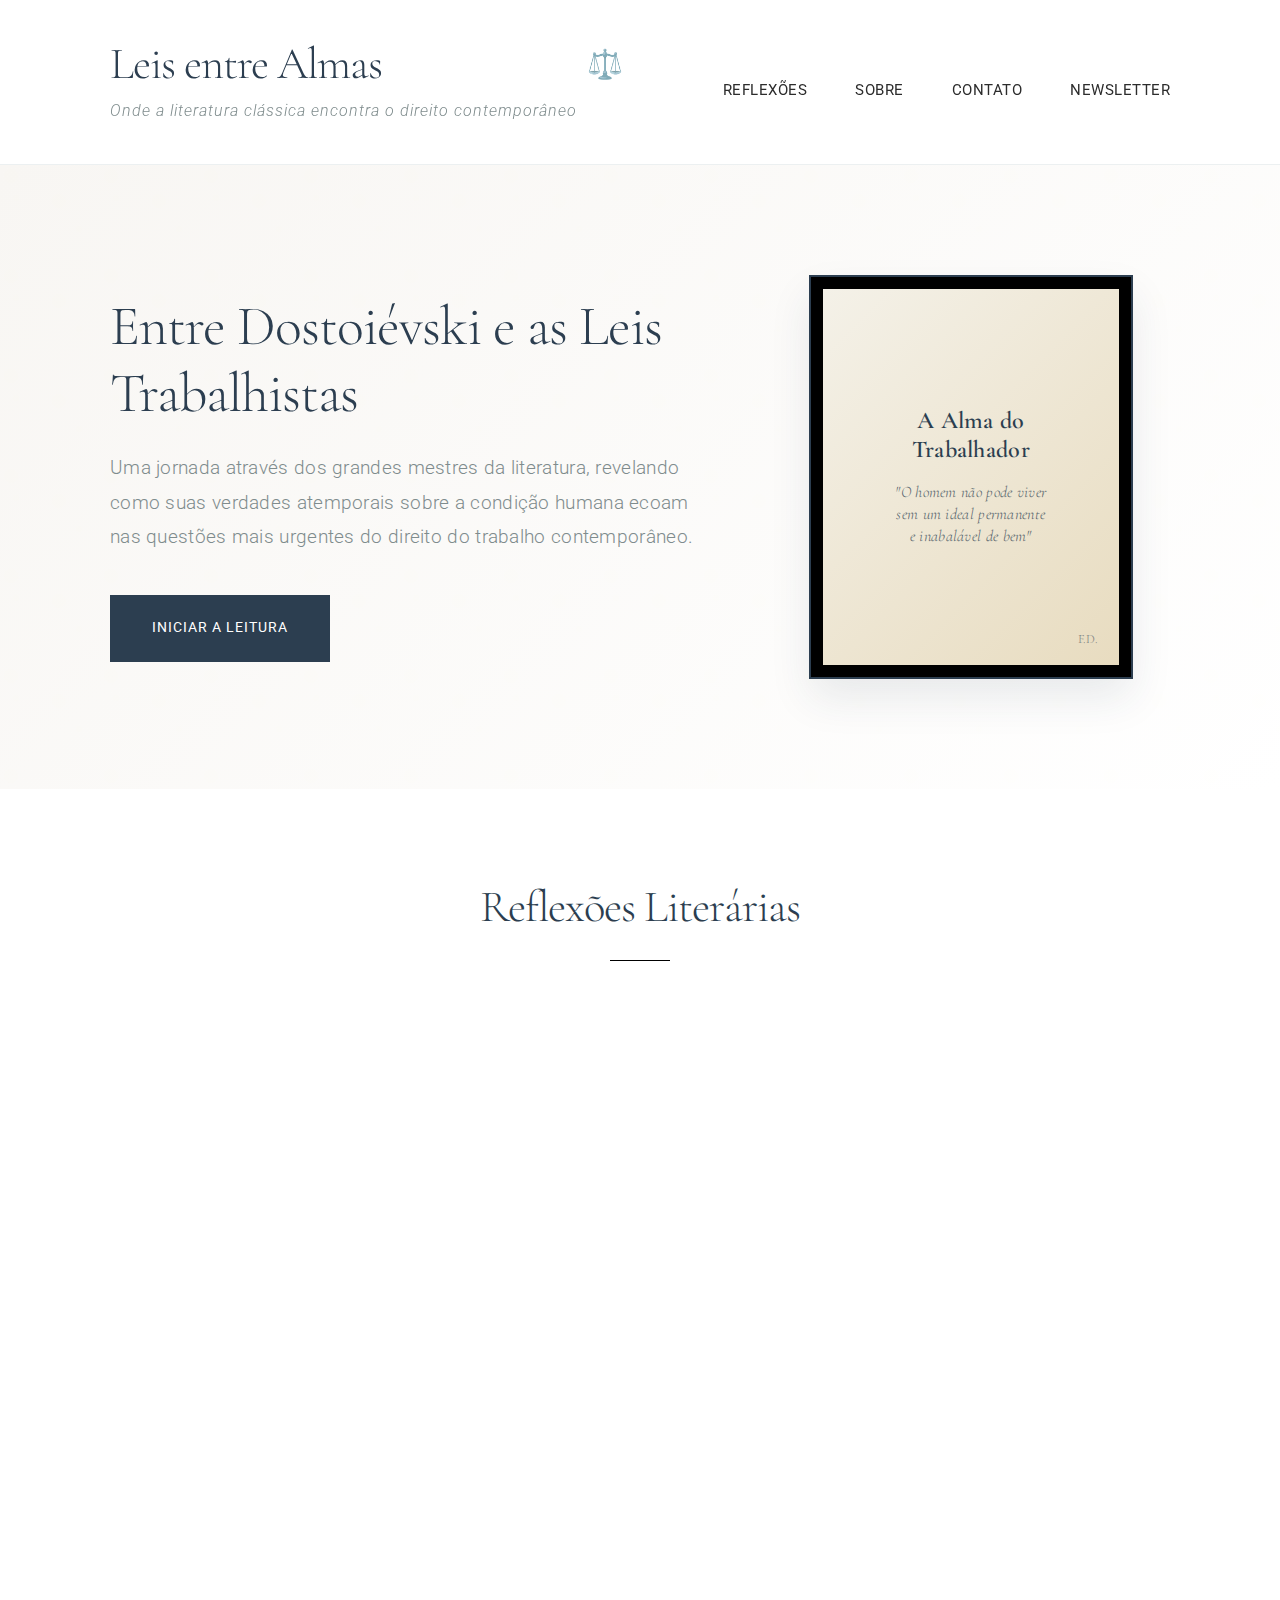
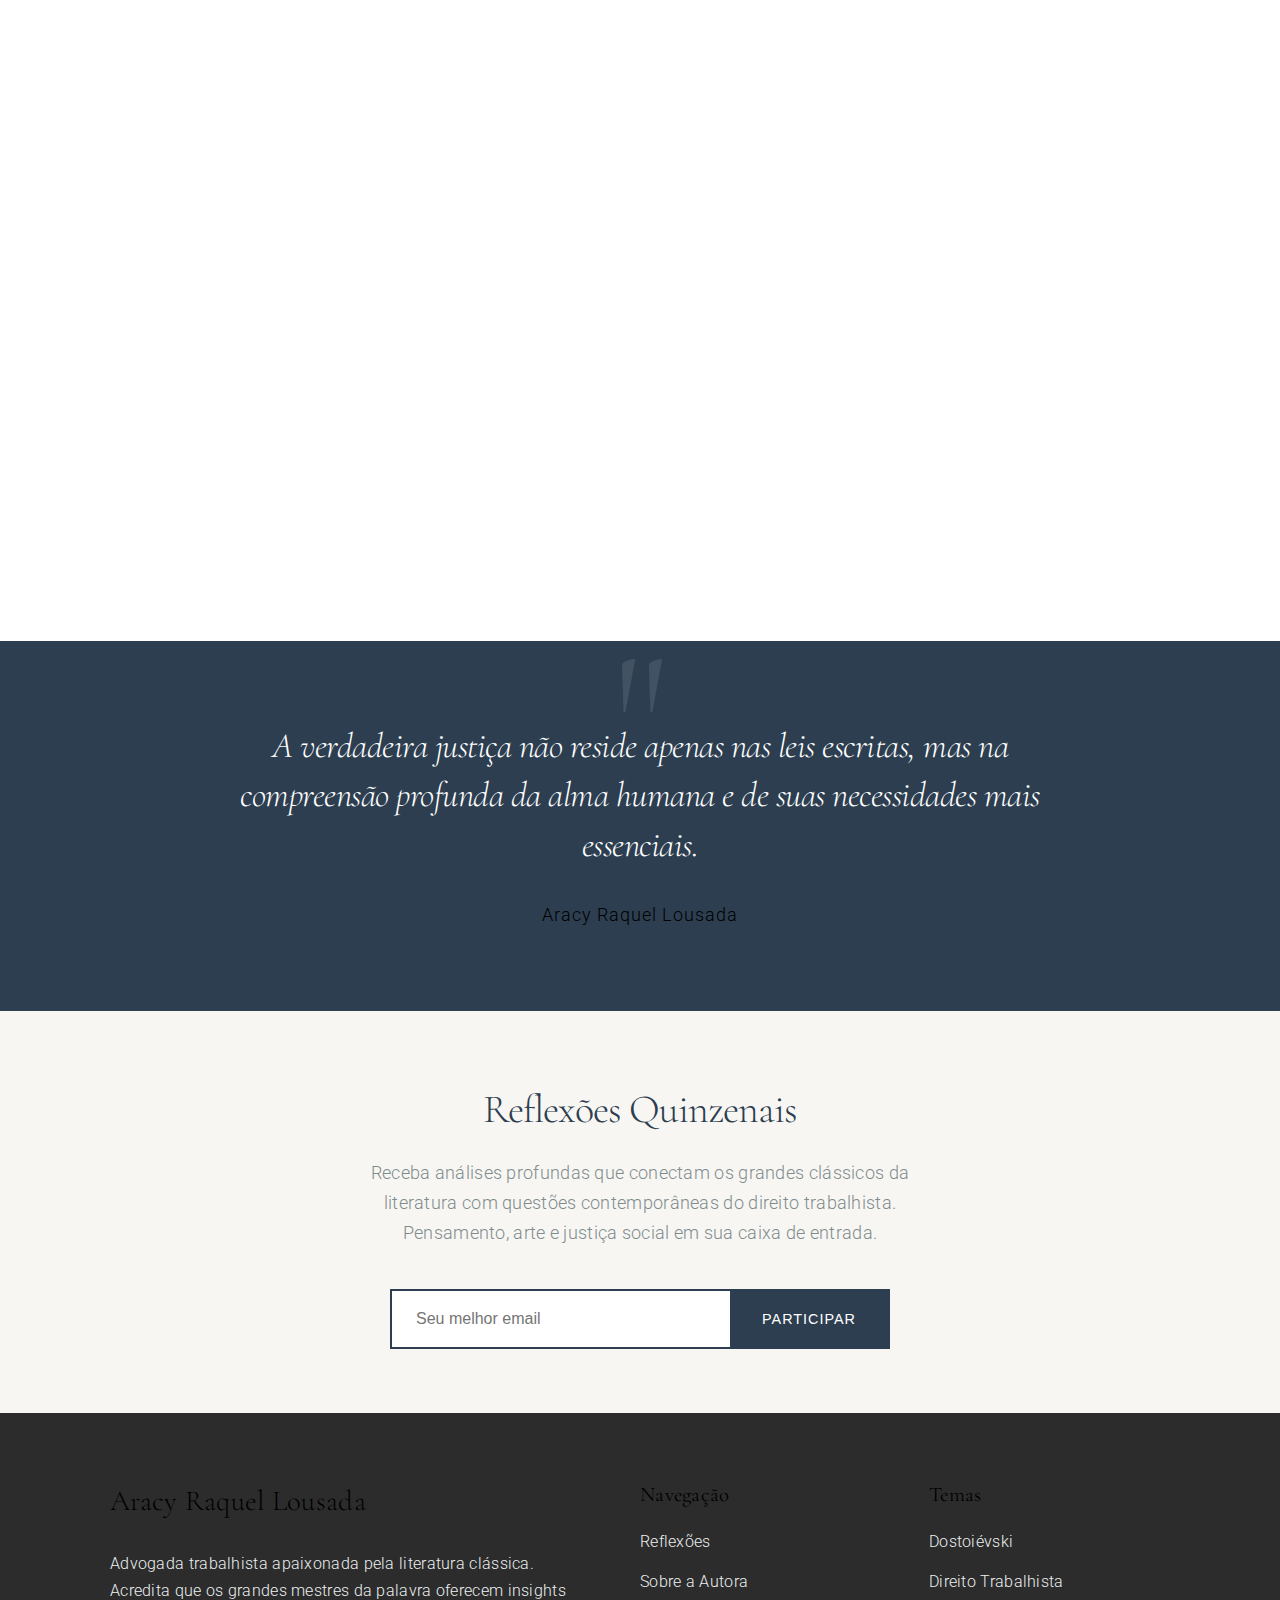
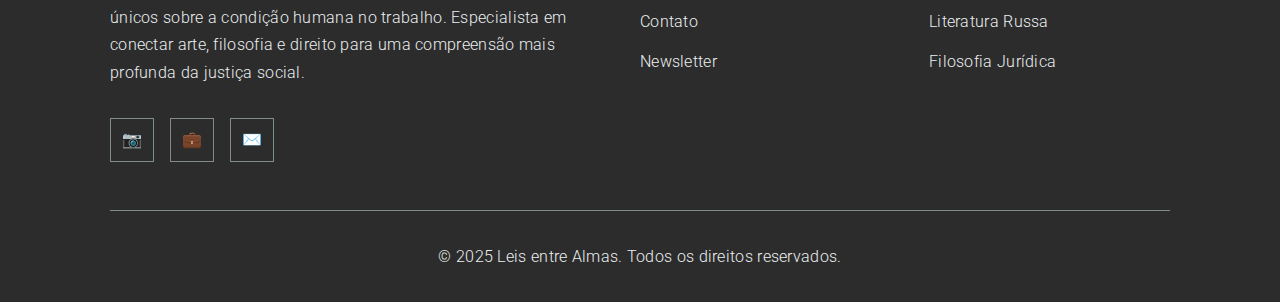
<file: last-versions/site.html>
<!DOCTYPE html>
<html lang="pt-BR">
<head>
    <meta charset="UTF-8">
    <meta name="viewport" content="width=device-width, initial-scale=1.0">
    <title>Leis entre Almas - Aracy Raquel Lousada</title>
    <link href="https://fonts.googleapis.com/css2?family=Cormorant+Garamond:wght@300;400;500;600;700&family=Roboto:wght@300;400;500&family=Playfair+Display:wght@400;600;700&display=swap" rel="stylesheet">
    <style>
        :root {
            --azul-classico: #2c3e50;
            --dourado-elegante: #000000;
            --branco-puro: #ffffff;
            --cinza-suave: #7f8c8d;
            --cinza-claro: #ecf0f1;
            --bege-classico: #f8f6f3;
            --preto-suave: #2c2c2c;
            --verde-sabio: #27ae60;
        }

        * {
            margin: 0;
            padding: 0;
            box-sizing: border-box;
        }

        body {
            font-family: 'Roboto', sans-serif;
            font-weight: 300;
            line-height: 1.7;
            color: var(--preto-suave);
            background: var(--branco-puro);
            letter-spacing: 0.3px;
        }

        .container {
            max-width: 1100px;
            margin: 0 auto;
            padding: 0 20px;
        }

        /* Header Clássico */
        header {
            background: var(--branco-puro);
            border-bottom: 1px solid var(--cinza-claro);
            padding: 2.5rem 0;
            position: sticky;
            top: 0;
            z-index: 100;
            backdrop-filter: blur(10px);
            background: rgba(255, 255, 255, 0.95);
        }

        .header-content {
            display: flex;
            justify-content: space-between;
            align-items: center;
            flex-wrap: wrap;
        }

        .logo {
            font-family: 'Cormorant Garamond', serif;
            font-size: 2.8rem;
            font-weight: 300;
            color: var(--azul-classico);
            text-align: left;
            line-height: 1.1;
            position: relative;
            letter-spacing: -1px;
        }

        .logo::after {
            content: '⚖️';
            position: absolute;
            right: -45px;
            top: 50%;
            transform: translateY(-50%);
            font-size: 1.8rem;
            opacity: 0.7;
            animation: gentle-sway 4s ease-in-out infinite;
        }

        @keyframes gentle-sway {
            0%, 100% { transform: translateY(-50%) rotate(-2deg); }
            50% { transform: translateY(-55%) rotate(2deg); }
        }

        .tagline {
            font-family: 'Roboto', sans-serif;
            font-weight: 300;
            font-style: italic;
            font-size: 1rem;
            color: var(--cinza-suave);
            margin-top: 0.5rem;
            letter-spacing: 1px;
        }

        nav {
            margin-top: 1rem;
        }

        nav ul {
            list-style: none;
            display: flex;
            gap: 3rem;
        }

        nav a {
            color: var(--preto-suave);
            text-decoration: none;
            font-weight: 400;
            font-size: 0.95rem;
            letter-spacing: 0.5px;
            transition: all 0.3s ease;
            position: relative;
            text-transform: uppercase;
        }

        nav a:hover {
            color: var(--dourado-elegante);
        }

        nav a::after {
            content: '';
            position: absolute;
            width: 0;
            height: 1px;
            bottom: -8px;
            left: 0;
            background: var(--dourado-elegante);
            transition: width 0.3s ease;
        }

        nav a:hover::after {
            width: 100%;
        }

        /* Hero Section Clássico */
        .hero {
            background: linear-gradient(135deg, var(--bege-classico) 0%, var(--branco-puro) 100%);
            padding: 5rem 0;
            position: relative;
            overflow: hidden;
        }

        .hero::before {
            content: '';
            position: absolute;
            top: 0;
            left: 0;
            right: 0;
            bottom: 0;
            background: url("data:image/svg+xml,%3Csvg width='100' height='100' viewBox='0 0 100 100' xmlns='http://www.w3.org/2000/svg'%3E%3Cg fill='%23d4af37' fill-opacity='0.02'%3E%3Cpath d='M11 18c3.866 0 7-3.134 7-7s-3.134-7-7-7-7 3.134-7 7 3.134 7 7 7zm48 25c3.866 0 7-3.134 7-7s-3.134-7-7-7-7 3.134-7 7 3.134 7 7 7zm-43-7c1.657 0 3-1.343 3-3s-1.343-3-3-3-3 1.343-3 3 1.343 3 3 3zm63 31c1.657 0 3-1.343 3-3s-1.343-3-3-3-3 1.343-3 3 1.343 3 3 3z'/%3E%3C/g%3E%3C/svg%3E");
            opacity: 0.3;
        }

        .hero-content {
            display: grid;
            grid-template-columns: 1.5fr 1fr;
            gap: 4rem;
            align-items: center;
            position: relative;
            z-index: 1;
        }

        .hero-text h1 {
            font-family: 'Cormorant Garamond', serif;
            font-size: 3.5rem;
            font-weight: 300;
            color: var(--azul-classico);
            margin-bottom: 1.5rem;
            line-height: 1.2;
            letter-spacing: -1px;
        }

        .hero-text p {
            font-size: 1.2rem;
            color: var(--cinza-suave);
            margin-bottom: 2.5rem;
            line-height: 1.8;
            font-weight: 300;
        }

        .cta-button {
            background: var(--azul-classico);
            color: var(--branco-puro);
            padding: 1.2rem 2.5rem;
            border: 2px solid var(--azul-classico);
            border-radius: 0;
            font-size: 0.9rem;
            font-weight: 400;
            letter-spacing: 1px;
            text-transform: uppercase;
            cursor: pointer;
            transition: all 0.4s ease;
            text-decoration: none;
            display: inline-block;
        }

        .cta-button:hover {
            background: var(--branco-puro);
            color: var(--azul-classico);
            transform: translateY(-1px);
        }

        /* Ilustração Clássica */
        .hero-illustration {
            display: flex;
            justify-content: center;
            align-items: center;
            padding: 2rem;
        }

        .painting-frame {
            width: 320px;
            height: 400px;
            background: var(--branco-puro);
            border: 12px solid var(--dourado-elegante);
            box-shadow: 
                0 0 0 2px var(--azul-classico),
                0 20px 40px rgba(44, 62, 80, 0.1);
            position: relative;
            overflow: hidden;
        }

        .painting-content {
            width: 100%;
            height: 100%;
            background: linear-gradient(135deg, #f4f1e8 0%, #e8dcc0 100%);
            display: flex;
            flex-direction: column;
            align-items: center;
            justify-content: center;
            font-family: 'Cormorant Garamond', serif;
            color: var(--azul-classico);
            text-align: center;
            padding: 2rem;
            position: relative;
        }

        .painting-title {
            font-size: 1.5rem;
            font-weight: 600;
            margin-bottom: 1rem;
            line-height: 1.2;
        }

        .painting-quote {
            font-size: 1rem;
            font-style: italic;
            opacity: 0.8;
            line-height: 1.4;
        }

        .painting-signature {
            position: absolute;
            bottom: 15px;
            right: 20px;
            font-size: 0.8rem;
            opacity: 0.6;
        }

        /* Seção de Artigos Clássica */
        .articles-section {
            padding: 5rem 0;
            background: var(--branco-puro);
        }

        .section-title {
            font-family: 'Cormorant Garamond', serif;
            font-size: 2.8rem;
            font-weight: 300;
            color: var(--azul-classico);
            text-align: center;
            margin-bottom: 4rem;
            position: relative;
            letter-spacing: -1px;
        }

        .section-title::after {
            content: '';
            width: 60px;
            height: 1px;
            background: var(--dourado-elegante);
            position: absolute;
            bottom: -15px;
            left: 50%;
            transform: translateX(-50%);
        }

        .articles-grid {
            display: grid;
            grid-template-columns: repeat(auto-fit, minmax(350px, 1fr));
            gap: 2.5rem;
        }

        .article-card {
            background: var(--branco-puro);
            border: 1px solid var(--cinza-claro);
            transition: all 0.4s ease;
            position: relative;
            overflow: hidden;
        }

        .article-card:hover {
            transform: translateY(-5px);
            box-shadow: 0 20px 40px rgba(44, 62, 80, 0.1);
            border-color: var(--dourado-elegante);
        }

        .article-image {
            height: 220px;
            background: linear-gradient(135deg, var(--bege-classico), var(--cinza-claro));
            display: flex;
            align-items: center;
            justify-content: center;
            position: relative;
            border-bottom: 1px solid var(--cinza-claro);
        }

        .article-icon {
            font-size: 4rem;
            opacity: 0.4;
        }

        .article-content {
            padding: 2.5rem;
        }

        .article-title {
            font-family: 'Cormorant Garamond', serif;
            font-size: 1.6rem;
            font-weight: 500;
            color: var(--azul-classico);
            margin-bottom: 1rem;
            line-height: 1.3;
            letter-spacing: -0.5px;
        }

        .article-excerpt {
            color: var(--cinza-suave);
            line-height: 1.7;
            margin-bottom: 2rem;
            font-weight: 300;
        }

        .read-more {
            color: var(--azul-classico);
            text-decoration: none;
            font-weight: 400;
            font-size: 0.9rem;
            letter-spacing: 0.5px;
            text-transform: uppercase;
            display: inline-flex;
            align-items: center;
            gap: 0.5rem;
            transition: color 0.3s ease;
            border-bottom: 1px solid transparent;
            padding-bottom: 2px;
        }

        .read-more:hover {
            color: var(--dourado-elegante);
            border-bottom-color: var(--dourado-elegante);
        }

        /* Citação Clássica */
        .quote-section {
            background: var(--azul-classico);
            color: var(--branco-puro);
            padding: 5rem 0;
            text-align: center;
            position: relative;
        }

        .quote-section::before {
            content: '"';
            font-family: 'Cormorant Garamond', serif;
            font-size: 12rem;
            position: absolute;
            top: -1rem;
            left: 50%;
            transform: translateX(-50%);
            opacity: 0.1;
            line-height: 1;
        }

        .quote-text {
            font-family: 'Cormorant Garamond', serif;
            font-size: 2.2rem;
            font-weight: 300;
            font-style: italic;
            max-width: 800px;
            margin: 0 auto 2rem;
            position: relative;
            z-index: 1;
            line-height: 1.4;
            letter-spacing: -0.5px;
        }

        .quote-author {
            font-family: 'Roboto', sans-serif;
            color: var(--dourado-elegante);
            font-size: 1.1rem;
            font-weight: 300;
            letter-spacing: 1px;
        }

        /* Newsletter Clássica */
        .newsletter {
            background: var(--bege-classico);
            padding: 4rem 0;
            text-align: center;
        }

        .newsletter h2 {
            font-family: 'Cormorant Garamond', serif;
            font-size: 2.5rem;
            font-weight: 300;
            color: var(--azul-classico);
            margin-bottom: 1rem;
            letter-spacing: -1px;
        }

        .newsletter p {
            font-size: 1.1rem;
            color: var(--cinza-suave);
            margin-bottom: 2.5rem;
            max-width: 600px;
            margin-left: auto;
            margin-right: auto;
            font-weight: 300;
            line-height: 1.7;
        }

        .newsletter-form {
            display: flex;
            max-width: 500px;
            margin: 0 auto;
            gap: 0;
            border: 2px solid var(--azul-classico);
        }

        .newsletter-input {
            flex: 1;
            padding: 1.2rem 1.5rem;
            border: none;
            font-size: 1rem;
            outline: none;
            font-weight: 300;
            background: var(--branco-puro);
        }

        .newsletter-button {
            background: var(--azul-classico);
            color: var(--branco-puro);
            padding: 1.2rem 2rem;
            border: none;
            font-size: 0.9rem;
            font-weight: 400;
            letter-spacing: 1px;
            text-transform: uppercase;
            cursor: pointer;
            transition: background 0.3s ease;
        }

        .newsletter-button:hover {
            background: var(--dourado-elegante);
        }

        /* Footer Clássico */
        footer {
            background: var(--preto-suave);
            color: var(--branco-puro);
            padding: 4rem 0 2rem;
        }

        .footer-content {
            display: grid;
            grid-template-columns: 2fr 1fr 1fr;
            gap: 3rem;
            margin-bottom: 3rem;
        }

        .footer-bio h3 {
            font-family: 'Cormorant Garamond', serif;
            font-size: 1.8rem;
            font-weight: 300;
            margin-bottom: 1.5rem;
            color: var(--dourado-elegante);
        }

        .footer-bio p {
            font-weight: 300;
            line-height: 1.7;
            color: var(--cinza-claro);
        }

        .footer-links h4 {
            font-family: 'Cormorant Garamond', serif;
            font-size: 1.3rem;
            font-weight: 400;
            margin-bottom: 1rem;
            color: var(--dourado-elegante);
        }

        .footer-links ul {
            list-style: none;
        }

        .footer-links li {
            margin-bottom: 0.8rem;
        }

        .footer-links a {
            color: var(--cinza-claro);
            text-decoration: none;
            font-weight: 300;
            transition: color 0.3s ease;
        }

        .footer-links a:hover {
            color: var(--dourado-elegante);
        }

        .social-links {
            display: flex;
            gap: 1rem;
            margin-top: 2rem;
        }

        .social-links a {
            display: inline-flex;
            align-items: center;
            justify-content: center;
            width: 44px;
            height: 44px;
            background: transparent;
            border: 1px solid var(--cinza-suave);
            color: var(--cinza-claro);
            text-decoration: none;
            transition: all 0.3s ease;
        }

        .social-links a:hover {
            border-color: var(--dourado-elegante);
            color: var(--dourado-elegante);
            transform: translateY(-2px);
        }

        .copyright {
            text-align: center;
            border-top: 1px solid var(--cinza-suave);
            padding-top: 2rem;
            color: var(--cinza-claro);
            font-weight: 300;
        }

        /* Responsivo */
        @media (max-width: 768px) {
            .header-content {
                flex-direction: column;
                text-align: center;
                gap: 1.5rem;
            }

            .logo {
                font-size: 2.2rem;
            }

            .hero-content {
                grid-template-columns: 1fr;
                text-align: center;
                gap: 3rem;
            }

            .hero-text h1 {
                font-size: 2.8rem;
            }

            .painting-frame {
                width: 280px;
                height: 350px;
            }

            .articles-grid {
                grid-template-columns: 1fr;
            }

            .footer-content {
                grid-template-columns: 1fr;
                text-align: center;
                gap: 2rem;
            }

            .newsletter-form {
                flex-direction: column;
            }

            .newsletter-input, .newsletter-button {
                border-radius: 0;
            }

            nav ul {
                flex-wrap: wrap;
                justify-content: center;
                gap: 1.5rem;
            }
        }

        .fade-in {
            opacity: 0;
            transform: translateY(30px);
            transition: opacity 0.8s ease, transform 0.8s ease;
        }

        .fade-in.visible {
            opacity: 1;
            transform: translateY(0);
        }

    </style>
</head>
<body>
    <!-- Header -->
    <header>
        <div class="container">
            <div class="header-content">
                <div>
                    <div class="logo">Leis entre Almas</div>
                    <div class="tagline">Onde a literatura clássica encontra o direito contemporâneo</div>
                </div>
                <nav>
                    <ul>
                        <li><a href="#reflexoes">Reflexões</a></li>
                        <li><a href="#sobre">Sobre</a></li>
                        <li><a href="#contato">Contato</a></li>
                        <li><a href="#newsletter">Newsletter</a></li>
                    </ul>
                </nav>
            </div>
        </div>
    </header>

    <!-- Hero Section -->
    <section class="hero">
        <div class="container">
            <div class="hero-content">
                <div class="hero-text">
                    <h1>Entre Dostoiévski e as Leis Trabalhistas</h1>
                    <p>Uma jornada através dos grandes mestres da literatura, revelando como suas verdades atemporais sobre a condição humana ecoam nas questões mais urgentes do direito do trabalho contemporâneo.</p>
                    <a href="#reflexoes" class="cta-button">Iniciar a Leitura</a>
                </div>
                <div class="hero-illustration">
                    <div class="painting-frame">
                        <div class="painting-content">
                            <div class="painting-title">A Alma do<br>Trabalhador</div>
                            <div class="painting-quote">
                                "O homem não pode viver<br>sem um ideal permanente<br>e inabalável de bem"
                            </div>
                            <div class="painting-signature">F.D.</div>
                        </div>
                    </div>
                </div>
            </div>
        </div>
    </section>

    <!-- Artigos Section -->
    <section class="articles-section" id="reflexoes">
        <div class="container">
            <h2 class="section-title">Reflexões Literárias</h2>
            <div class="articles-grid">
                <article class="article-card fade-in">
                    <div class="article-image">
                        <div class="article-icon">📚</div>
                    </div>
                    <div class="article-content">
                        <h3 class="article-title">Crime e Castigo no Ambiente Corporativo</h3>
                        <p class="article-excerpt">Como Raskolnikov de Dostoiévski nos ajuda a compreender a tortura psicológica do assédio moral no trabalho. Uma análise da culpa, redenção e dignidade humana nas relações laborais...</p>
                        <a href="#" class="read-more">Ler Reflexão →</a>
                    </div>
                </article>

                <article class="article-card fade-in">
                    <div class="article-image">
                        <div class="article-icon">🎨</div>
                    </div>
                    <div class="article-content">
                        <h3 class="article-title">Os Irmãos Karamázov e a Responsabilidade Social</h3>
                        <p class="article-excerpt">"Cada um de nós é culpado por tudo e por todos diante de todos." Como a obra-prima de Dostoiévski ilumina nossa responsabilidade coletiva na construção de relações de trabalho justas...</p>
                        <a href="#" class="read-more">Ler Reflexão →</a>
                    </div>
                </article>

                <article class="article-card fade-in">
                    <div class="article-image">
                        <div class="article-icon">⚖️</div>
                    </div>
                    <div class="article-content">
                        <h3 class="article-title">O Idiota e a Pureza nas Relações Trabalhistas</h3>
                        <p class="article-excerpt">O Príncipe Myshkin como metáfora do trabalhador honesto em um mundo corporativo corrompido. Uma reflexão sobre integridade, exploração e a preservação da alma humana no ambiente laboral...</p>
                        <a href="#" class="read-more">Ler Reflexão →</a>
                    </div>
                </article>
            </div>
        </div>
    </section>

    <!-- Citação Destacada -->
    <section class="quote-section">
        <div class="container">
            <div class="quote-text">
                A verdadeira justiça não reside apenas nas leis escritas, mas na compreensão profunda da alma humana e de suas necessidades mais essenciais.
            </div>
            <div class="quote-author">Aracy Raquel Lousada</div>
        </div>
    </section>

    <!-- Newsletter -->
    <section class="newsletter" id="newsletter">
        <div class="container">
            <h2>Reflexões Quinzenais</h2>
            <p>Receba análises profundas que conectam os grandes clássicos da literatura com questões contemporâneas do direito trabalhista. Pensamento, arte e justiça social em sua caixa de entrada.</p>
            <form class="newsletter-form">
                <input type="email" class="newsletter-input" placeholder="Seu melhor email" required>
                <button type="submit" class="newsletter-button">Participar</button>
            </form>
        </div>
    </section>

    <!-- Footer -->
    <footer>
        <div class="container">
            <div class="footer-content">
                <div class="footer-bio">
                    <h3>Aracy Raquel Lousada</h3>
                    <p>Advogada trabalhista apaixonada pela literatura clássica. Acredita que os grandes mestres da palavra oferecem insights únicos sobre a condição humana no trabalho. Especialista em conectar arte, filosofia e direito para uma compreensão mais profunda da justiça social.</p>
                    <div class="social-links">
                        <a href="#" title="Instagram">📷</a>
                        <a href="#" title="LinkedIn">💼</a>
                        <a href="#" title="Email">✉️</a>
                    </div>
                </div>
                <div class="footer-links">
                    <h4>Navegação</h4>
                    <ul>
                        <li><a href="#reflexoes">Reflexões</a></li>
                        <li><a href="#sobre">Sobre a Autora</a></li>
                        <li><a href="#contato">Contato</a></li>
                        <li><a href="#newsletter">Newsletter</a></li>
                    </ul>
                </div>
                <div class="footer-links">
                    <h4>Temas</h4>
                    <ul>
                        <li><a href="#">Dostoiévski</a></li>
                        <li><a href="#">Direito Trabalhista</a></li>
                        <li><a href="#">Literatura Russa</a></li>
                        <li><a href="#">Filosofia Jurídica</a></li>
                    </ul>
                </div>
            </div>
            <div class="copyright">
                <p>&copy; 2025 Leis entre Almas. Todos os direitos reservados.</p>
            </div>
        </div>
    </footer>

    <script>
        // Animação suave para links internos
        document.querySelectorAll('a[href^="#"]').forEach(anchor => {
            anchor.addEventListener('click', function (e) {
                e.preventDefault();
                const target = document.querySelector(this.getAttribute('href'));
                if (target) {
                    target.scrollIntoView({
                        behavior: 'smooth',
                        block: 'start'
                    });
                }
            });
        });

        // Animação fade-in ao rolar
        const observerOptions = {
            threshold: 0.1,
            rootMargin: '0px 0px -50px 0px'
        };

        const observer = new IntersectionObserver((entries) => {
            entries.forEach(entry => {
                if (entry.isIntersecting) {
                    entry.target.classList.add('visible');
                }
            });
        }, observerOptions);

        document.querySelectorAll('.fade-in').forEach(el => {
            observer.observe(el);
        });

        // Newsletter form
        document.querySelector('.newsletter-form').addEventListener('submit', function(e) {
            e.preventDefault();
            const email = this.querySelector('input[type="email"]').value;
            const button = this.querySelector('button');
            
            button.textContent = 'Enviando...';
            button.style.background = '#27ae60';
            
            setTimeout(() => {
                button.textContent = 'Bem-vindo(a)! ✨';
                this.querySelector('input').value = '';
                
                setTimeout(() => {
                    button.textContent = 'Participar';
                    button.style.background = '';
                }, 3000);
            }, 2000);
        });

        // Efeito sutil de parallax na painting
        window.addEventListener('scroll', () => {
            const scrolled = window.pageYOffset;
            const painting = document.querySelector('.painting-frame');
            if (painting && window.innerWidth > 768) {
                painting.style.transform = `translateY(${scrolled * 0.1}px) rotate(${scrolled * 0.02}deg)`;
            }
        });
    </script>
</body>
</html>
</file>
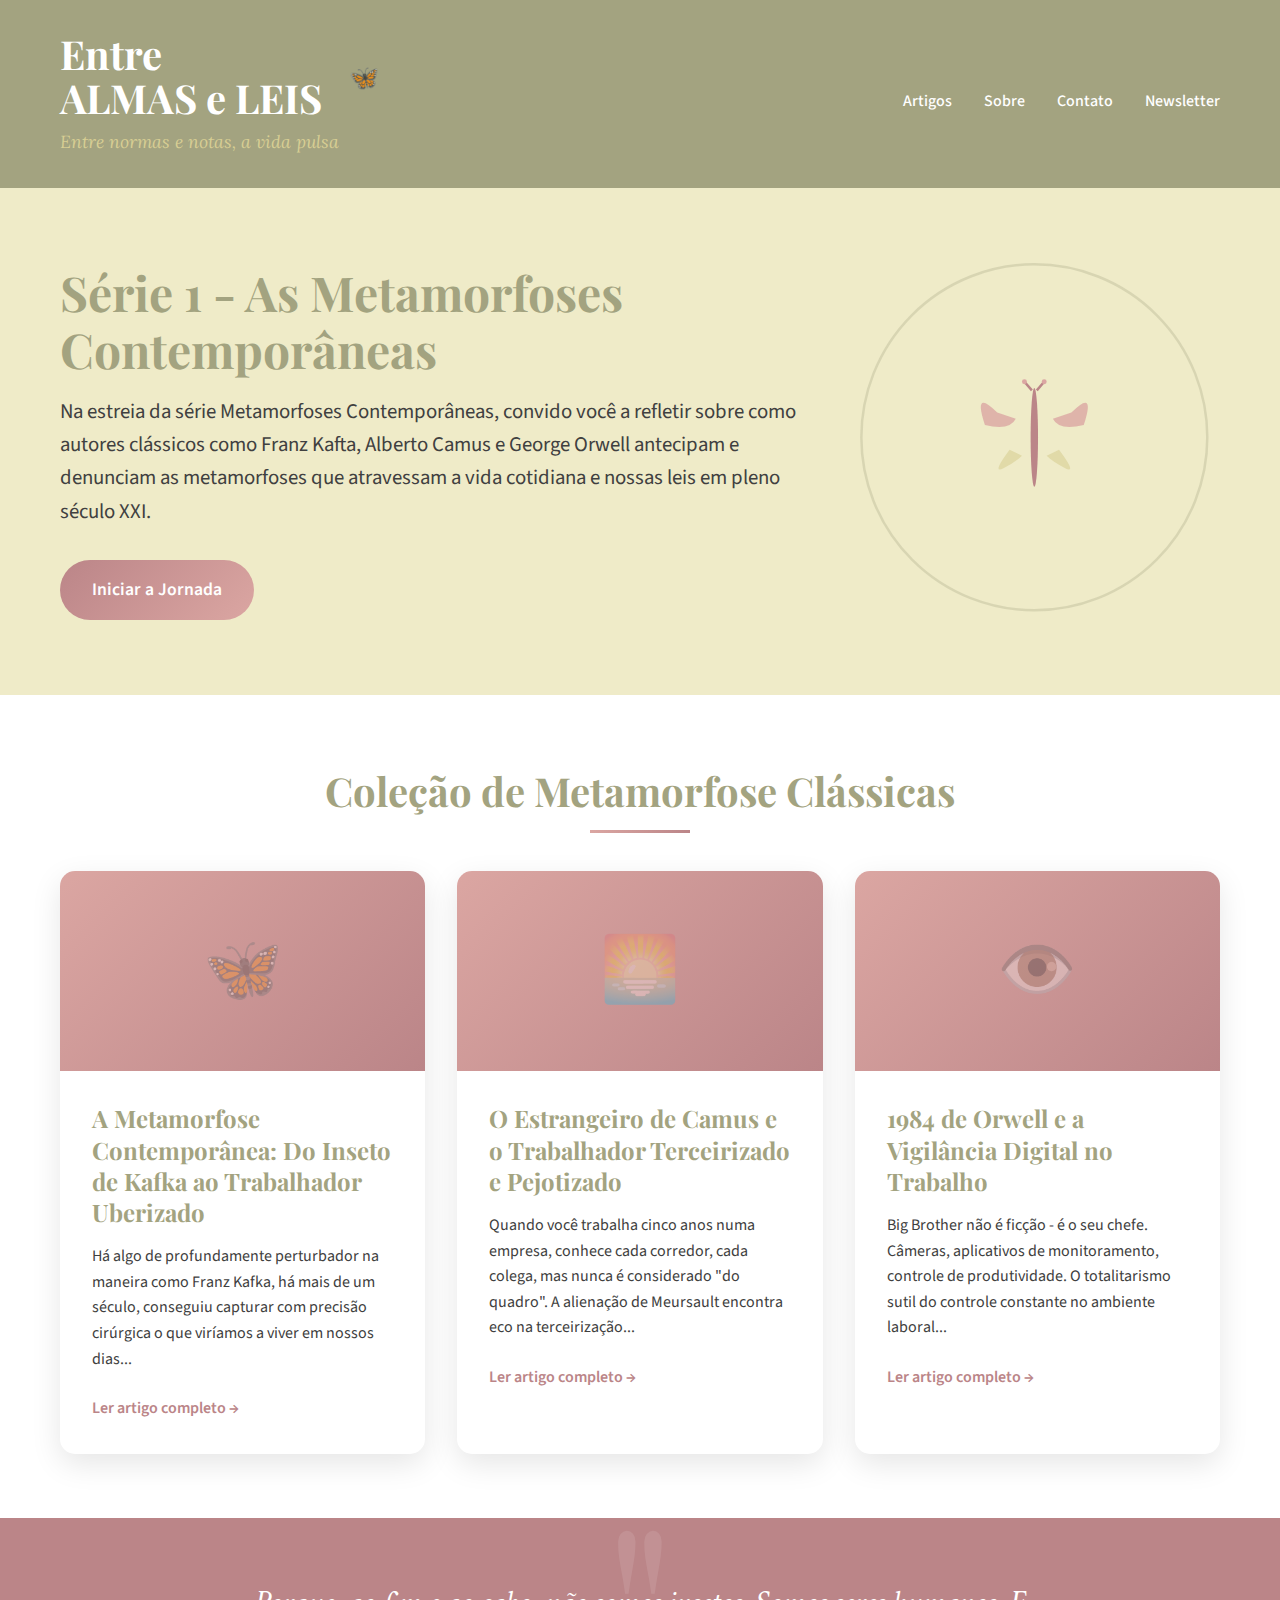
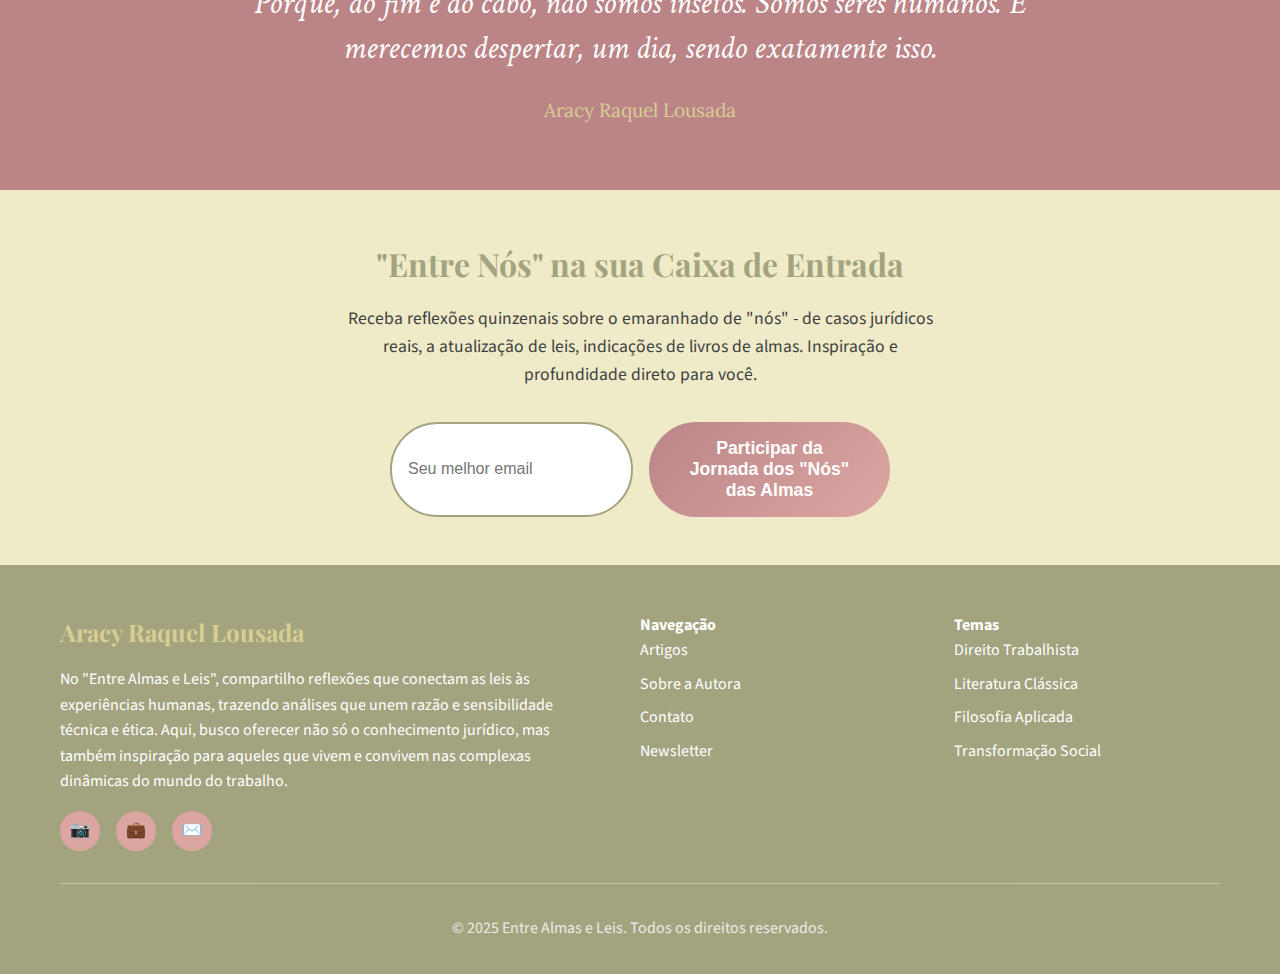
<file: last-versions/site2.html>
<!DOCTYPE html>
<html lang="pt-BR">
<head>
  <meta charset="UTF-8">
  <meta name="viewport" content="width=device-width, initial-scale=1.0">
  <title>Entre Almas e Leis - Aracy Raquel Lousada</title>
  <link href="https://fonts.googleapis.com/css2?family=Playfair+Display:wght@400;600;700&family=Lora:wght@400;500&family=Source+Sans+Pro:wght@300;400;600&family=Crimson+Text:ital,wght@0,400;1,400&display=swap" rel="stylesheet">
  <style>
    :root {
      --olive-petal: #A3A380;
      --golden-clover: #D7CE93;
      --artic-daisy: #EFEBC8;
      --rose-blush: #DBA6A2;
      --peach-blossom: #BB8588;

      --branco-puro: #ffffff;
      --cinza-grafite: #404040;
    }

    * {
      margin: 0;
      padding: 0;
      box-sizing: border-box;
    }

    body {
      font-family: 'Source Sans Pro', sans-serif;
      line-height: 1.6;
      color: var(--cinza-grafite);
      background: linear-gradient(135deg, var(--artic-daisy) 0%, var(--golden-clover) 100%);
    }

    .container {
      max-width: 1200px;
      margin: 0 auto;
      padding: 0 20px;
    }

    /* Header */
    header {
      background: var(--olive-petal);
      color: var(--branco-puro);
      padding: 2rem 0;
      box-shadow: 0 4px 20px rgba(163, 163, 128, 0.4);
    }

    .header-content {
      display: flex;
      justify-content: space-between;
      align-items: center;
      flex-wrap: wrap;
    }

    .logo {
      font-family: 'Playfair Display', serif;
      font-size: 2.5rem;
      font-weight: 700;
      text-align: left;
      line-height: 1.1;
      position: relative;
    }

    .logo::after {
      content: '🦋';
      position: absolute;
      right: -40px;
      top: 50%;
      transform: translateY(-50%);
      font-size: 1.5rem;
      opacity: 0.8;
      animation: float 3s ease-in-out infinite;
    }

    @keyframes float {
      0%, 100% { transform: translateY(-50%) translateX(0); }
      50% { transform: translateY(-60%) translateX(5px); }
    }

    .tagline {
      font-family: 'Lora', serif;
      font-style: italic;
      font-size: 1.1rem;
      color: var(--golden-clover);
      margin-top: 0.5rem;
    }

    nav {
      margin-top: 1rem;
    }

    nav ul {
      list-style: none;
      display: flex;
      gap: 2rem;
    }

    nav a {
      color: var(--branco-puro);
      text-decoration: none;
      font-weight: 500;
      transition: color 0.3s ease;
      position: relative;
    }

    nav a:hover {
      color: var(--golden-clover);
    }

    nav a::after {
      content: '';
      position: absolute;
      width: 0;
      height: 2px;
      bottom: -5px;
      left: 0;
      background: var(--golden-clover);
      transition: width 0.3s ease;
    }

    nav a:hover::after {
      width: 100%;
    }

    /* Hero Section */
    .hero {
      background: var(--artic-daisy);
      padding: 4rem 0;
      position: relative;
      overflow: hidden;
    }

    .hero-content {
      display: grid;
      grid-template-columns: 2fr 1fr;
      gap: 3rem;
      align-items: center;
      position: relative;
      z-index: 1;
    }

    .hero-text h1 {
      font-family: 'Playfair Display', serif;
      font-size: 3rem;
      color: var(--olive-petal);
      margin-bottom: 1rem;
      line-height: 1.2;
    }

    .hero-text p {
      font-size: 1.3rem;
      color: var(--cinza-grafite);
      margin-bottom: 2rem;
      line-height: 1.6;
    }

    .cta-button {
      background: linear-gradient(135deg, var(--peach-blossom), var(--rose-blush));
      color: var(--branco-puro);
      padding: 1rem 2rem;
      border: none;
      border-radius: 50px;
      font-size: 1.1rem;
      font-weight: 600;
      cursor: pointer;
      transition: all 0.3s ease;
      text-decoration: none;
      display: inline-block;
    }

    .cta-button:hover {
      transform: translateY(-2px);
      box-shadow: 0 8px 25px rgba(187, 133, 136, 0.4);
    }

    /* Grid de Artigos */
    .articles-section {
      padding: 4rem 0;
      background: var(--branco-puro);
    }

    .section-title {
      font-family: 'Playfair Display', serif;
      font-size: 2.5rem;
      color: var(--olive-petal);
      text-align: center;
      margin-bottom: 3rem;
      position: relative;
    }

    .section-title::after {
      content: '';
      width: 100px;
      height: 3px;
      background: linear-gradient(90deg, var(--rose-blush), var(--peach-blossom));
      position: absolute;
      bottom: -10px;
      left: 50%;
      transform: translateX(-50%);
    }

    .articles-grid {
      display: grid;
      grid-template-columns: repeat(auto-fit, minmax(350px, 1fr));
      gap: 2rem;
    }

    .article-card {
      background: var(--branco-puro);
      border-radius: 15px;
      overflow: hidden;
      box-shadow: 0 10px 30px rgba(0, 0, 0, 0.1);
      transition: all 0.3s ease;
      position: relative;
    }

    .article-card:hover {
      transform: translateY(-10px);
      box-shadow: 0 20px 50px rgba(163, 163, 128, 0.3);
    }

    .article-image {
      height: 200px;
      background: linear-gradient(135deg, var(--rose-blush), var(--peach-blossom));
      display: flex;
      align-items: center;
      justify-content: center;
      position: relative;
      overflow: hidden;
    }

    .article-icon {
      font-size: 4rem;
      opacity: 0.3;
    }

    .article-content {
      padding: 2rem;
    }

    .article-title {
      font-family: 'Playfair Display', serif;
      font-size: 1.5rem;
      color: var(--olive-petal);
      margin-bottom: 1rem;
      line-height: 1.3;
    }

    .article-excerpt {
      color: var(--cinza-grafite);
      line-height: 1.6;
      margin-bottom: 1.5rem;
    }

    .read-more {
      color: var(--peach-blossom);
      text-decoration: none;
      font-weight: 600;
      display: inline-flex;
      align-items: center;
      gap: 0.5rem;
      transition: color 0.3s ease;
    }

    .read-more:hover {
      color: var(--rose-blush);
    }

    /* Citação Destacada */
    .quote-section {
      background: var(--peach-blossom);
      color: var(--branco-puro);
      padding: 4rem 0;
      text-align: center;
      position: relative;
    }

    .quote-section::before {
      content: '"';
      font-family: 'Playfair Display', serif;
      font-size: 15rem;
      position: absolute;
      top: -2rem;
      left: 50%;
      transform: translateX(-50%);
      opacity: 0.1;
      line-height: 1;
    }

    .quote-text {
      font-family: 'Crimson Text', serif;
      font-size: 2rem;
      font-style: italic;
      max-width: 800px;
      margin: 0 auto 1.5rem;
      position: relative;
      z-index: 1;
      line-height: 1.4;
    }

    .quote-author {
      font-family: 'Lora', serif;
      color: var(--golden-clover);
      font-size: 1.2rem;
    }

    /* Newsletter */
    .newsletter {
      background: var(--artic-daisy);
      padding: 3rem 0;
      text-align: center;
    }

    .newsletter h2 {
      font-family: 'Playfair Display', serif;
      font-size: 2rem;
      color: var(--olive-petal);
      margin-bottom: 1rem;
    }

    .newsletter p {
      font-size: 1.1rem;
      color: var(--cinza-grafite);
      margin-bottom: 2rem;
      max-width: 600px;
      margin-left: auto;
      margin-right: auto;
    }

    .newsletter-form {
      display: flex;
      max-width: 500px;
      margin: 0 auto;
      gap: 1rem;
    }

    .newsletter-input {
      flex: 1;
      padding: 1rem;
      border: 2px solid var(--olive-petal);
      border-radius: 50px;
      font-size: 1rem;
      outline: none;
      transition: border-color 0.3s ease;
    }

    .newsletter-input:focus {
      border-color: var(--rose-blush);
    }

    /* Footer */
    footer {
      background: var(--olive-petal);
      color: var(--branco-puro);
      padding: 3rem 0 2rem;
    }

    .footer-content {
      display: grid;
      grid-template-columns: 2fr 1fr 1fr;
      gap: 3rem;
      margin-bottom: 2rem;
    }

    .footer-bio h3 {
      font-family: 'Playfair Display', serif;
      font-size: 1.5rem;
      margin-bottom: 1rem;
      color: var(--golden-clover);
    }

    .footer-links ul {
      list-style: none;
    }

    .footer-links li {
      margin-bottom: 0.5rem;
    }

    .footer-links a {
      color: var(--branco-puro);
      text-decoration: none;
      transition: color 0.3s ease;
    }

    .footer-links a:hover {
      color: var(--rose-blush);
    }

    .social-links {
      display: flex;
      gap: 1rem;
      margin-top: 1rem;
    }

    .social-links a {
      display: inline-flex;
      align-items: center;
      justify-content: center;
      width: 40px;
      height: 40px;
      background: var(--rose-blush);
      border-radius: 50%;
      color: var(--branco-puro);
      text-decoration: none;
      transition: all 0.3s ease;
    }

    .social-links a:hover {
      transform: translateY(-2px);
      background: var(--peach-blossom);
    }

    .copyright {
      text-align: center;
      border-top: 1px solid var(--golden-clover);
      padding-top: 2rem;
      opacity: 0.8;
    }

    /* Responsivo */
    @media (max-width: 768px) {
      .header-content {
        flex-direction: column;
        text-align: center;
        gap: 1rem;
      }

      .logo {
        font-size: 2rem;
      }

      .hero-content {
        grid-template-columns: 1fr;
        text-align: center;
      }

      .hero-text h1 {
        font-size: 2.5rem;
      }

      .articles-grid {
        grid-template-columns: 1fr;
      }

      .footer-content {
        grid-template-columns: 1fr;
        text-align: center;
      }

      .newsletter-form {
        flex-direction: column;
      }

      nav ul {
        flex-wrap: wrap;
        justify-content: center;
        gap: 1rem;
      }
    }
  </style>
</head>
<body>
  <!-- Header -->
  <header>
    <div class="container">
      <div class="header-content">
        <div>
          <div class="logo">
            Entre<br>
             ALMAS e LEIS
          </div>
          <div class="tagline"> Entre normas e notas, a vida pulsa</div>
        </div>
        <nav>
          <ul>
            <li><a href="#artigos">Artigos</a></li>
            <li><a href="#sobre">Sobre</a></li>
            <li><a href="#contato">Contato</a></li>
            <li><a href="#newsletter">Newsletter</a></li>
          </ul>
        </nav>
      </div>
    </div>
  </header>

  <!-- Hero Section -->
  <section class="hero">
    <div class="container">
      <div class="hero-content">
        <div class="hero-text">
          <h1>Série 1 - As Metamorfoses Contemporâneas</h1>
          <p>Na estreia da série Metamorfoses Contemporâneas, convido você a refletir sobre como autores clássicos como Franz Kafta, Alberto Camus e George Orwell antecipam e denunciam as metamorfoses que atravessam a vida cotidiana e nossas leis em pleno século XXI.</p>
          <a href="#artigos" class="cta-button">Iniciar a Jornada</a>
        </div>
        <div class="hero-illustration">
          <svg class="metamorfose-svg" viewBox="0 0 300 300" xmlns="http://www.w3.org/2000/svg">
            <circle cx="150" cy="150" r="140" fill="none" stroke="#A3A380" stroke-width="2" opacity="0.3"/>
            <g transform="translate(150,150)">
              <ellipse cx="0" cy="0" rx="3" ry="40" fill="#BB8588"/>
              <path d="M-30,-20 Q-50,-40 -40,-10 Q-20,-5 -15,-15 Z" fill="#DBA6A2" opacity="0.8"/>
              <path d="M30,-20 Q50,-40 40,-10 Q20,-5 15,-15 Z" fill="#DBA6A2" opacity="0.8"/>
              <path d="M-20,10 Q-35,30 -25,25 Q-15,20 -10,15 Z" fill="#D7CE93" opacity="0.6"/>
              <path d="M20,10 Q35,30 25,25 Q15,20 10,15 Z" fill="#D7CE93" opacity="0.6"/>
              <line x1="-2" y1="-38" x2="-8" y2="-45" stroke="#BB8588" stroke-width="2"/>
              <line x1="2" y1="-38" x2="8" y2="-45" stroke="#BB8588" stroke-width="2"/>
              <circle cx="-8" cy="-45" r="2" fill="#DBA6A2"/>
              <circle cx="8" cy="-45" r="2" fill="#DBA6A2"/>
            </g>
          </svg>
        </div>
      </div>
    </div>
  </section>

  <!-- Artigos Section -->
  <section class="articles-section" id="artigos">
    <div class="container">
      <h2 class="section-title">Coleção de Metamorfose Clássicas</h2>
      <div class="articles-grid">
        <article class="article-card">
          <div class="article-image"><div class="article-icon">🦋</div></div>
          <div class="article-content">
            <h3 class="article-title">A Metamorfose Contemporânea: Do Inseto de Kafka ao Trabalhador Uberizado</h3>
            <p class="article-excerpt">Há algo de profundamente perturbador na maneira como Franz Kafka, há mais de um século, conseguiu capturar com precisão cirúrgica o que viríamos a viver em nossos dias...</p>
            <a href="#" class="read-more">Ler artigo completo →</a>
          </div>
        </article>

        <article class="article-card">
          <div class="article-image"><div class="article-icon">🌅</div></div>
          <div class="article-content">
            <h3 class="article-title">O Estrangeiro de Camus e o Trabalhador Terceirizado e Pejotizado</h3>
            <p class="article-excerpt">Quando você trabalha cinco anos numa empresa, conhece cada corredor, cada colega, mas nunca é considerado "do quadro". A alienação de Meursault encontra eco na terceirização...</p>
            <a href="#" class="read-more">Ler artigo completo →</a>
          </div>
        </article>

        <article class="article-card">
          <div class="article-image"><div class="article-icon">👁️</div></div>
          <div class="article-content">
            <h3 class="article-title">1984 de Orwell e a Vigilância Digital no Trabalho</h3>
            <p class="article-excerpt">Big Brother não é ficção - é o seu chefe. Câmeras, aplicativos de monitoramento, controle de produtividade. O totalitarismo sutil do controle constante no ambiente laboral...</p>
            <a href="#" class="read-more">Ler artigo completo →</a>
          </div>
        </article>
      </div>
    </div>
  </section>

  <!-- Citação -->
  <section class="quote-section">
    <div class="container">
      <div class="quote-text">
        Porque, ao fim e ao cabo, não somos insetos. Somos seres humanos. E merecemos despertar, um dia, sendo exatamente isso.
      </div>
      <div class="quote-author">Aracy Raquel Lousada</div>
    </div>
  </section>

  <!-- Newsletter -->
  <section class="newsletter" id="newsletter">
    <div class="container">
      <h2>"Entre Nós" na sua Caixa de Entrada</h2>
      <p>Receba reflexões quinzenais sobre o emaranhado de "nós" - de casos jurídicos reais, a atualização de leis, indicações de livros de almas. Inspiração e profundidade direto para você. </p>
      <form class="newsletter-form">
        <input type="email" class="newsletter-input" placeholder="Seu melhor email" required>
        <button type="submit" class="cta-button">Participar da Jornada dos "Nós" das Almas</button>
      </form>
    </div>
  </section>

  <!-- Footer -->
  <footer>
    <div class="container">
      <div class="footer-content">
        <div class="footer-bio">
          <h3>Aracy Raquel Lousada</h3>
          <p>No "Entre Almas e Leis", compartilho reflexões que conectam as leis às experiências humanas, trazendo análises que unem razão e sensibilidade técnica e ética. Aqui, busco oferecer não só o conhecimento jurídico, mas também inspiração para aqueles que vivem e convivem nas complexas dinâmicas do mundo do trabalho.</p>
          <div class="social-links">
            <a href="#">📷</a>
            <a href="#">💼</a>
            <a href="#">✉️</a>
          </div>
        </div>
        <div class="footer-links">
          <h4>Navegação</h4>
          <ul>
            <li><a href="#artigos">Artigos</a></li>
            <li><a href="#sobre">Sobre a Autora</a></li>
            <li><a href="#contato">Contato</a></li>
            <li><a href="#newsletter">Newsletter</a></li>
          </ul>
        </div>
        <div class="footer-links">
          <h4>Temas</h4>
          <ul>
            <li><a href="#">Direito Trabalhista</a></li>
            <li><a href="#">Literatura Clássica</a></li>
            <li><a href="#">Filosofia Aplicada</a></li>
            <li><a href="#">Transformação Social</a></li>
          </ul>
        </div>
      </div>
      <div class="copyright">
        <p>&copy; 2025 Entre Almas e Leis. Todos os direitos reservados.</p>
      </div>
    </div>
  </footer>

  <script>
    document.querySelectorAll('a[href^="#"]').forEach(anchor => {
      anchor.addEventListener('click', function (e) {
        e.preventDefault();
        const target = document.querySelector(this.getAttribute('href'));
        if (target) target.scrollIntoView({ behavior: 'smooth', block: 'start' });
      });
    });
  </script>
</body>
</html>
</file>
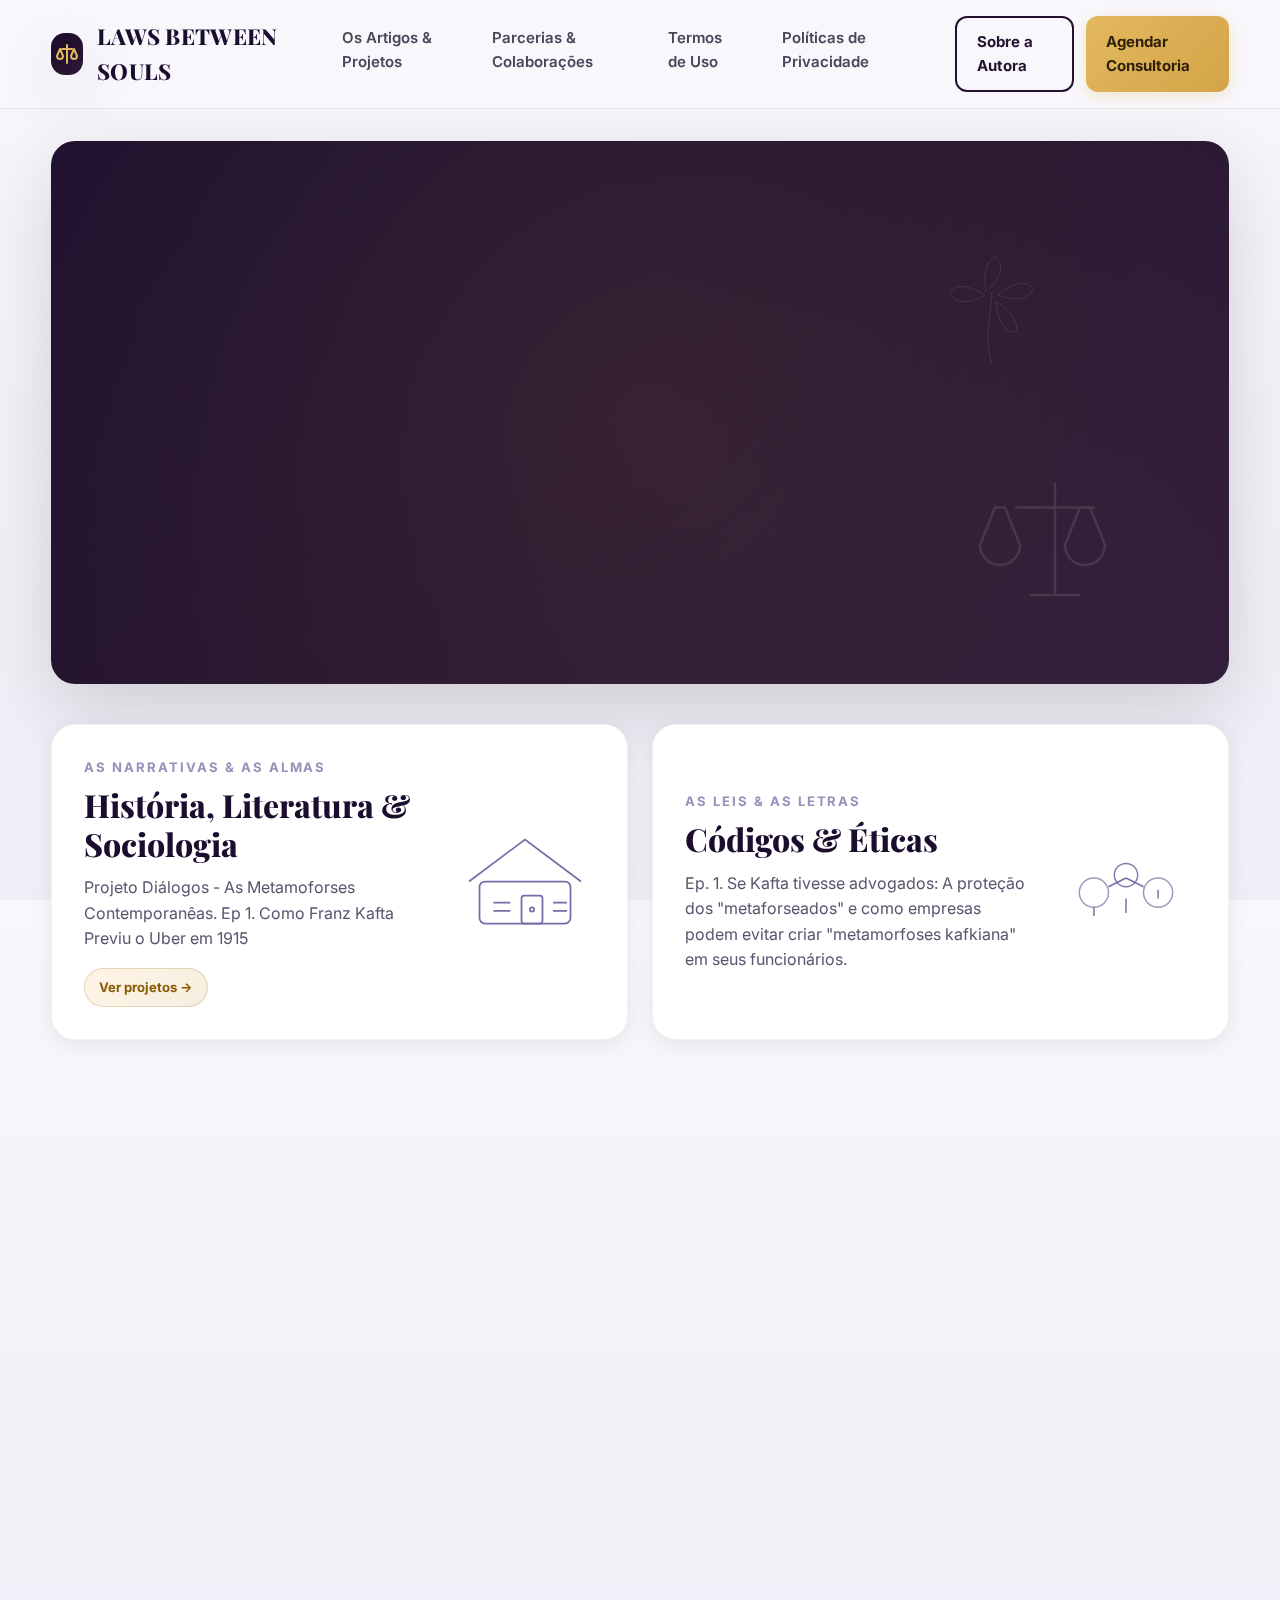
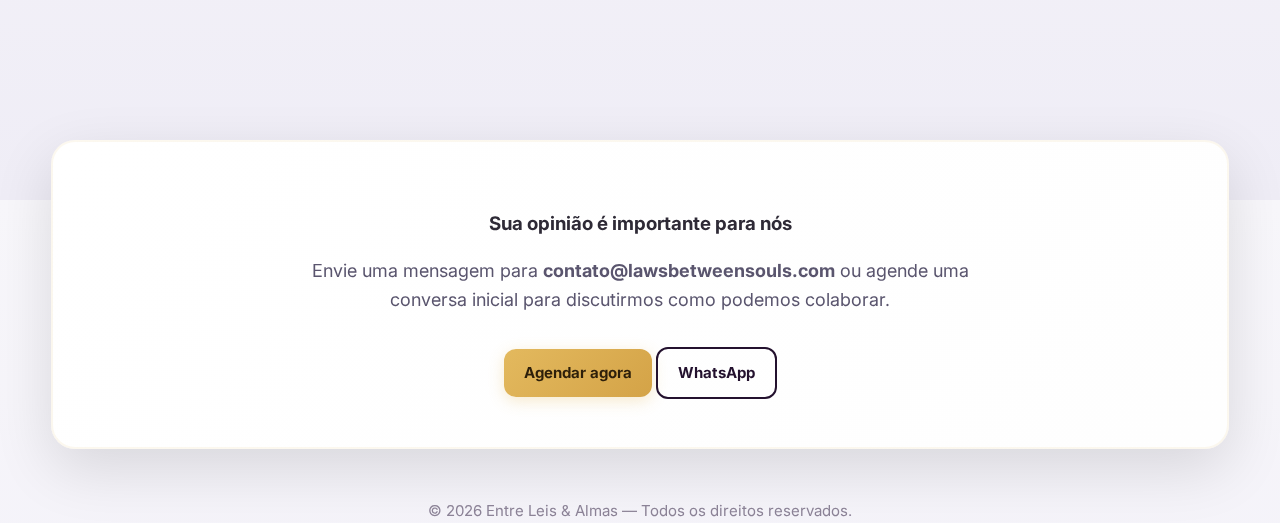
<file: last-versions/site3.html>
<!DOCTYPE html>
<html lang="pt-br">
<head>
  <meta charset="utf-8" />
  <meta name="viewport" content="width=device-width, initial-scale=1" />
  <title>Entre Leis & Almas — Editorial Jurídico Humanista </title>
  <meta name="description" content="Onde o Direito encontra a alma humana. Mediação, reflexão filosófica e produção literária.">
  <link rel="preconnect" href="https://fonts.googleapis.com">
  <link rel="preconnect" href="https://fonts.gstatic.com" crossorigin>
  <link href="https://fonts.googleapis.com/css2?family=Playfair+Display:wght@400;600;700;800;900&family=Inter:wght@300;400;500;600;700&display=swap" rel="stylesheet">
  <style>
    :root{
      --bg: #1a0d2e;
      --bg-light: #23112e;
      --ink: #f6f3ff;
      --muted: #d8cfee;
      --gold: #e3b95e;
      --gold-hover: #d4a347;
      --paper: #ffffff;
      --paper-soft: #fefefe;
      --accent: #6366f1;
      --success: #10b981;
      --shadow: 0 4px 20px rgba(0,0,0,.08);
      --shadow-lg: 0 20px 60px rgba(0,0,0,.12);
      --shadow-xl: 0 25px 80px rgba(0,0,0,.15);
      --radius: 16px;
      --radius-lg: 24px;
      --transition: all 0.3s cubic-bezier(0.4, 0, 0.2, 1);
      --gradient: linear-gradient(135deg, #1a0d2e 0%, #23112e 50%, #2d1a3a 100%);
    }

    * {
      box-sizing: border-box;
    }

    html {
      scroll-behavior: smooth;
    }

    html, body {
      height: 100%;
    }

    body {
      margin: 0;
      font-family: Inter, system-ui, -apple-system, 'Segoe UI', Roboto, Ubuntu, 'Helvetica Neue', Arial, sans-serif;
      color: #2e2a36;
      background: linear-gradient(to bottom, #f8f7fb, #efedf6);
      line-height: 1.6;
      overflow-x: hidden;
    }

    .container {
      width: min(1200px, 92vw);
      margin-inline: auto;
    }

    /* Header aprimorado */
    header {
      position: sticky;
      top: 0;
      z-index: 100;
      backdrop-filter: saturate(160%) blur(20px);
      background: rgba(248, 247, 251, 0.85);
      border-bottom: 1px solid rgba(0,0,0,.08);
      transition: var(--transition);
    }

    header.scrolled {
      background: rgba(248, 247, 251, 0.95);
      box-shadow: var(--shadow);
    }

    .nav {
      display: flex;
      align-items: center;
      gap: 32px;
      justify-content: space-between;
      padding: 16px 0;
      transition: var(--transition);
    }

    .brand {
      display: flex;
      align-items: center;
      gap: 14px;
      text-decoration: none;
      transition: var(--transition);
    }

    .brand:hover {
      transform: translateY(-1px);
    }

    .brand .logo {
      width: 42px;
      height: 42px;
      background: var(--gradient);
      border-radius: 14px;
      display: grid;
      place-items: center;
      color: var(--gold);
      box-shadow: var(--shadow-lg);
      transition: var(--transition);
    }

    .brand:hover .logo {
      transform: rotate(5deg) scale(1.05);
      box-shadow: var(--shadow-xl);
    }

    .brand b {
      font-family: "Playfair Display", serif;
      font-weight: 800;
      color: #1a0d2e;
      font-size: 22px;
      letter-spacing: 0.3px;
    }

    nav ul {
      display: flex;
      gap: 8px;
      list-style: none;
      margin: 0;
      padding: 0;
    }

    nav a {
      display: inline-block;
      padding: 10px 16px;
      border-radius: 12px;
      text-decoration: none;
      color: #4a4458;
      font-weight: 600;
      font-size: 15px;
      transition: var(--transition);
      position: relative;
      overflow: hidden;
    }

    nav a::before {
      content: '';
      position: absolute;
      top: 0;
      left: -100%;
      width: 100%;
      height: 100%;
      background: linear-gradient(90deg, transparent, rgba(227, 185, 94, 0.1), transparent);
      transition: left 0.5s;
    }

    nav a:hover {
      background: rgba(35, 17, 46, 0.08);
      transform: translateY(-1px);
    }

    nav a:hover::before {
      left: 100%;
    }

    .cta {
      display: flex;
      gap: 12px;
    }

    .btn {
      appearance: none;
      border: 0;
      padding: 12px 20px;
      border-radius: 12px;
      font-weight: 700;
      font-size: 15px;
      cursor: pointer;
      transition: var(--transition);
      position: relative;
      overflow: hidden;
      text-decoration: none;
      display: inline-flex;
      align-items: center;
      gap: 8px;
    }

    .btn::before {
      content: '';
      position: absolute;
      top: 50%;
      left: 50%;
      width: 0;
      height: 0;
      background: rgba(255, 255, 255, 0.2);
      border-radius: 50%;
      transform: translate(-50%, -50%);
      transition: width 0.6s, height 0.6s;
    }

    .btn:hover::before {
      width: 300px;
      height: 300px;
    }

    .btn.gold {
      background: linear-gradient(135deg, var(--gold), var(--gold-hover));
      color: #2d1f0a;
      box-shadow: 0 4px 15px rgba(227, 185, 94, 0.3);
    }

    .btn.gold:hover {
      transform: translateY(-2px);
      box-shadow: 0 8px 25px rgba(227, 185, 94, 0.4);
    }

    .btn.ghost {
      background: transparent;
      border: 2px solid var(--bg-light);
      color: var(--bg-light);
    }

    .btn.ghost:hover {
      background: var(--bg-light);
      color: var(--gold);
      transform: translateY(-2px);
    }

    /* Hero melhorado */
    .hero {
      background: var(--gradient);
      color: var(--ink);
      border-radius: var(--radius-lg);
      margin: 32px auto;
      position: relative;
      overflow: hidden;
      box-shadow: var(--shadow-xl);
    }

    .hero::before {
      content: '';
      position: absolute;
      top: -50%;
      left: -50%;
      width: 200%;
      height: 200%;
      background: radial-gradient(circle, rgba(227, 185, 94, 0.1) 0%, transparent 70%);
      animation: float 20s ease-in-out infinite;
    }

    @keyframes float {
      0%, 100% { transform: translateX(-10px) translateY(-10px); }
      50% { transform: translateX(10px) translateY(10px); }
    }

    .hero .wrap {
      display: grid;
      grid-template-columns: 1.2fr 0.8fr;
      gap: 40px;
      padding: 80px 60px;
      position: relative;
      z-index: 2;
    }

    .overline {
      letter-spacing: 0.25em;
      text-transform: uppercase;
      color: var(--gold);
      font-weight: 700;
      font-size: 0.82rem;
      margin-bottom: 16px;
      opacity: 0;
      animation: slideUp 1s ease-out 0.3s forwards;
    }

    @keyframes slideUp {
      from {
        opacity: 0;
        transform: translateY(30px);
      }
      to {
        opacity: 1;
        transform: translateY(0);
      }
    }

    h1 {
      font-family: "Playfair Display", serif;
      font-weight: 800;
      font-size: clamp(40px, 6vw, 72px);
      line-height: 1.1;
      margin: 0 0 24px;
      background: linear-gradient(135deg, #ffffff, #e8e1ff);
      -webkit-background-clip: text;
      -webkit-text-fill-color: transparent;
      background-clip: text;
      opacity: 0;
      animation: slideUp 1s ease-out 0.5s forwards;
    }

    .hero p {
      color: #d7cffa;
      max-width: 55ch;
      font-size: 1.15rem;
      margin: 0 0 32px;
      opacity: 0;
      animation: slideUp 1s ease-out 0.7s forwards;
    }

    .hero .actions {
      display: flex;
      gap: 16px;
      opacity: 0;
      animation: slideUp 1s ease-out 0.9s forwards;
    }

    .decorative-elements {
      position: absolute;
      right: 0;
      top: 0;
      width: 100%;
      height: 100%;
      pointer-events: none;
    }

    .floating-element {
      position: absolute;
      opacity: 0.1;
      animation: floatSlow 25s ease-in-out infinite;
    }

    .floating-element:nth-child(2) {
      animation-delay: -5s;
    }

    .floating-element:nth-child(3) {
      animation-delay: -10s;
    }

    @keyframes floatSlow {
      0%, 100% {
        transform: translateY(0px) rotate(0deg);
      }
      33% {
        transform: translateY(-20px) rotate(5deg);
      }
      66% {
        transform: translateY(10px) rotate(-3deg);
      }
    }

    /* Cards aprimorados */
    .grid {
      display: grid;
      grid-template-columns: repeat(auto-fit, minmax(320px, 1fr));
      gap: 24px;
      margin: 40px 0;
    }

    .card {
      background: var(--paper);
      border-radius: var(--radius-lg);
      box-shadow: var(--shadow);
      padding: 32px;
      transition: var(--transition);
      border: 1px solid rgba(0, 0, 0, 0.05);
      position: relative;
      overflow: hidden;
    }

    .card::before {
      content: '';
      position: absolute;
      top: 0;
      left: -100%;
      width: 100%;
      height: 2px;
      background: linear-gradient(90deg, transparent, var(--gold), transparent);
      transition: left 0.8s;
    }

    .card:hover::before {
      left: 100%;
    }

    .card:hover {
      transform: translateY(-4px);
      box-shadow: var(--shadow-lg);
    }

    .card h3 {
      font-family: "Playfair Display", serif;
      font-weight: 800;
      margin: 0 0 12px;
      font-size: 32px;
      color: #1a0d2e;
      line-height: 1.2;
    }

    .kicker {
      color: #9b8fb9;
      font-weight: 700;
      letter-spacing: 0.15em;
      text-transform: uppercase;
      font-size: 0.82rem;
      margin-bottom: 8px;
      display: block;
    }

    .card p {
      margin: 12px 0 0;
      color: #5a556e;
      font-size: 16px;
      line-height: 1.6;
    }

    .mini {
      display: grid;
      grid-template-columns: 1fr 140px;
      gap: 20px;
      align-items: center;
    }

    .tag {
      display: inline-flex;
      align-items: center;
      background: linear-gradient(135deg, #fff4e6, #f4efe0);
      color: #8b5a04;
      padding: 8px 14px;
      border-radius: 20px;
      font-weight: 700;
      font-size: 0.82rem;
      text-decoration: none;
      transition: var(--transition);
      border: 1px solid rgba(139, 90, 4, 0.2);
    }

    .tag:hover {
      transform: translateY(-1px);
      box-shadow: 0 4px 12px rgba(139, 90, 4, 0.2);
    }

    .icons {
      display: grid;
      grid-template-columns: repeat(auto-fit, minmax(80px, 1fr));
      gap: 12px;
      margin-top: 20px;
    }

    .icons .ic {
      display: grid;
      place-items: center;
      border: 2px dashed #d9d0ef;
      border-radius: 12px;
      padding: 16px 12px;
      font-size: 12px;
      color: #6d5f9a;
      font-weight: 600;
      transition: var(--transition);
      text-align: center;
    }

    .icons .ic:hover {
      border-color: var(--gold);
      color: var(--gold);
      background: rgba(227, 185, 94, 0.05);
    }

    /* Formulário melhorado */
    .newsletter-form {
      background: linear-gradient(135deg, #f8f7fb, #f0eef7);
      border-radius: var(--radius);
      padding: 24px;
      margin-top: 24px;
      border: 2px solid rgba(227, 185, 94, 0.1);
    }

    .newsletter-form label {
      display: block;
      font-weight: 700;
      color: #2e2a36;
      margin-bottom: 12px;
      font-size: 16px;
    }

    .form-group {
      display: flex;
      gap: 12px;
      margin-top: 16px;
    }

    .form-group input {
      flex: 1;
      padding: 14px 16px;
      border-radius: 12px;
      border: 2px solid #e7e2f5;
      font-size: 15px;
      transition: var(--transition);
      background: white;
    }

    .form-group input:focus {
      outline: none;
      border-color: var(--gold);
      box-shadow: 0 0 0 3px rgba(227, 185, 94, 0.1);
    }

    .success-message {
      display: none;
      color: var(--success);
      font-weight: 700;
      margin-top: 12px;
      padding: 12px;
      background: rgba(16, 185, 129, 0.1);
      border-radius: 8px;
      border-left: 4px solid var(--success);
    }

    /* Lista de casos */
    .cases-list {
      display: grid;
      gap: 16px;
      margin-top: 20px;
    }

    .case-item {
      background: linear-gradient(135deg, #f6f4fb, #faf9fc);
      border: 2px solid #e7e2f5;
      border-radius: var(--radius);
      padding: 20px;
      transition: var(--transition);
    }

    .case-item:hover {
      border-color: var(--gold);
      transform: translateX(4px);
    }

    .case-item strong {
      color: var(--bg-light);
      font-weight: 800;
    }

    /* Seção de contato */
    .contact-section {
      background: linear-gradient(135deg, var(--paper), var(--paper-soft));
      border-radius: var(--radius-lg);
      padding: 48px;
      margin: 40px auto;
      text-align: center;
      box-shadow: var(--shadow-lg);
      border: 2px solid rgba(227, 185, 94, 0.1);
    }

    .contact-section h3 {
      margin-bottom: 16px;
    }

    .contact-section p {
      font-size: 18px;
      color: #5a556e;
      margin-bottom: 32px;
      max-width: 60ch;
      margin-left: auto;
      margin-right: auto;
    }

    .contact-section .actions {
      justify-content: center;
    }

    /* Footer */
    footer {
      margin: 50px 0;
      color: #8b8296;
      text-align: center;
      font-size: 15px;
    }

    /* Menu mobile */
    .mobile-menu-btn {
      display: none;
      background: none;
      border: none;
      font-size: 24px;
      color: var(--bg-light);
      cursor: pointer;
    }

    /* Responsive */
    @media (max-width: 968px) {
      .hero .wrap {
        grid-template-columns: 1fr;
        padding: 60px 32px;
        text-align: center;
      }

      .mini {
        grid-template-columns: 1fr;
        text-align: center;
      }

      .form-group {
        flex-direction: column;
      }

      .contact-section {
        padding: 32px 24px;
      }
    }

    @media (max-width: 768px) {
      nav ul {
        display: none;
      }

      .mobile-menu-btn {
        display: block;
      }

      .cta {
        gap: 8px;
      }

      .btn {
        padding: 10px 16px;
        font-size: 14px;
      }

      .grid {
        grid-template-columns: 1fr;
      }

      .nav {
        gap: 16px;
      }
    }

    /* Scroll indicator */
    .scroll-indicator {
      position: fixed;
      top: 0;
      left: 0;
      width: 0%;
      height: 3px;
      background: linear-gradient(90deg, var(--gold), var(--gold-hover));
      z-index: 101;
      transition: width 0.3s;
    }
  </style>
</head>
<body>
  <div class="scroll-indicator"></div>
  
  <header id="header">
    <div class="container nav">
      <a class="brand" href="#" aria-label="Página inicial">
        <span class="logo" aria-hidden="true">
          <svg width="24" height="24" viewBox="0 0 24 24" fill="none" stroke="currentColor" stroke-width="2" stroke-linecap="round" stroke-linejoin="round">
            <path d="M12 3v18"/><path d="M7 7h10"/><path d="M5 7l3 7a3 3 0 1 1-6 0l3-7Zm14 0l3 7a3 3 0 1 1-6 0l3-7Z"/>
          </svg>
        </span>
        <b>LAWS BETWEEN SOULS</b>
      </a>
      
      <nav aria-label="Menu principal">
        <ul>
          <li><a href="#editorial">Os Artigos & Projetos </a></li>
          <li><a href="#interdisciplinar">Parcerias & Colaborações</a></li>
          <li><a href="#clientes">Termos de Uso</a></li>
          <li><a href="#impacto">Políticas de Privacidade</a></li>
        </ul>
      </nav>
      
      <div class="cta">
        <button class="btn ghost mobile-menu-btn" aria-label="Menu">☰</button>
        <a href="#contato" class="btn ghost">Sobre a Autora</a>
        <a href="#contato" class="btn gold">Agendar Consultoria</a>
      </div>
    </div>
  </header>

  <main class="container">
    <section class="hero" aria-label="Apresentação">
      <div class="decorative-elements">
        <svg class="floating-element" style="top: 20%; right: 15%; width: 120px;" viewBox="0 0 200 200" fill="none" stroke="white" stroke-width="1.5">
          <path d="M100 190c-12-34-5-68 0-120"/>
          <path d="M88 75c-28-18-50-18-58-4 6 16 28 22 58 4Z"/>
          <path d="M90 70c-6-33 2-54 16-58 12 8 14 30-16 58Z"/>
          <path d="M110 75c25-22 48-24 58-12-2 16-22 26-58 12Z"/>
          <path d="M106 86c28 16 38 36 34 50-14 4-30-12-34-50Z"/>
        </svg>
        
        <svg class="floating-element" style="bottom: 10%; right: 8%; width: 160px;" viewBox="0 0 512 512" fill="none" stroke="white" stroke-width="8">
          <path d="M256 40v360"/><path d="M128 120h256"/><path d="M96 120l48 120a64 64 0 1 1-128 0l48-120Zm272 0l48 120a64 64 0 1 1-128 0l48-120Z"/>
          <path d="M176 400h160"/>
        </svg>
      </div>
      
      <div class="wrap">
        <div>
          <div class="overline">Onde a Literatura Clássica encontra o Direito Contemporâneo ♡ </div>
          <h1>ENTRE LEIS & ALMAS </h1>
          <p> Entre códigos e narrativas: reflexões humanistas sobre literatura, direito & sociedade ⋆☕︎ ˖ </p>
          <div class="actions">
            <a class="btn gold" href="#contato">Categorias</a>
            <a class="btn ghost" href="#sobre">Consultoria</a>
          </div>
        </div>
      </div>
    </section>

    <section class="grid" Roboto="Serviços principais">
      <article id="editorial" class="card mini">
        <div>
          <span class="kicker">AS NARRATIVAS & AS ALMAS </span>
          <h3>História, Literatura & Sociologia </h3>
          <p> Projeto Diálogos - As Metamoforses Contemporanêas. 
		  Ep 1. Como Franz Kafta Previu o Uber em 1915 </p>
          <div style="margin-top: 16px;">
            <a href="#projetos" class="tag">Ver projetos →</a>
          </div>
        </div>
        <div aria-hidden="true">
          <svg viewBox="0 0 200 150" width="100%" height="140" fill="none" stroke="#7a6aa7" stroke-width="2.5">
            <path d="M20 80l80-60 80 60"/>
            <rect x="35" y="80" width="130" height="60" rx="8"/>
            <rect x="95" y="100" width="30" height="40" rx="4"/>
            <circle cx="110" cy="120" r="3"/>
            <path d="M55 110h24m-24 12h24"/>
            <path d="M140 110h20m-20 12h20"/>
          </svg>
        </div>
      </article>

      <article id="interdisciplinar" class="card mini">
        <div>
          <span class="kicker">AS LEIS & AS LETRAS</span>
          <h3> Códigos & Éticas </h3>
          <p> Ep. 1. Se Kafta tivesse advogados: A proteção dos "metaforseados" e como empresas podem evitar criar "metamorfoses kafkiana" em seus funcionários.</p>
        </div>
        <div aria-hidden="true">
          <svg viewBox="0 0 240 150" width="100%" height="140" fill="none" stroke="#7a6aa7" stroke-width="2.5">
            <circle cx="65" cy="100" r="25" opacity="0.7"/>
            <circle cx="175" cy="100" r="25" opacity="0.7"/>
            <circle cx="120" cy="70" r="20" opacity="0.9"/>
            <path d="M90 90l30-15m30 15l-30-15"/>
            <path d="M65 125v15m55-30v25m55-40v15"/>
          </svg>
        </div>
      </article>
    </section>

    <section class="grid" aria-label="Clientes e impacto">
      <article id="clientes" class="card">
        <span class="kicker">Para Clientes</span>
        <h3>Consultoria Jurídica Humanizada</h3>
        <p>Atendimento estratégico para pessoas e empresas. Soluções preventivas em direito do trabalho com abordagem estratégica.</p>
        
        <div class="icons" Roboto="Áreas de atuação">
          <div class="ic">Compliance Trabalhista Preventivo</div>
          <div class="ic">Consultoria Contenciosa Trabalhista</div>
          <div class="ic">Gestão de Riscos nas Relações de Trabalho</div>
        
        </div>

        <div class="newsletter-form">
          <label for="email"><strong> ✉︎ Newsletter Trabalhistas & Literários </strong> </label>
          <form id="newsletter" onsubmit="subscribe(event)">
            <div class="form-group">
              <input id="email" name="email" type="email" required placeholder="seu@email.com" aria-label="Seu email">
              <button class="btn gold" type="submit">Inscrever</button>
            </div>
            <div id="success" class="success-message">
              ✓ Inscrito! Verifique seu e-mail para confirmação
            </div>
          </form>
        </div>
      </article>

      <article id="impacto" class="card">
        <span class="kicker">Impacto & Casos</span>
        <h3>Séries 1 - As Metamorfoses Contemporanêas</h3>
        
        <div class="cases-list">
          <div class="case-item">
            <strong> 🦟Metamorfoses I</strong> — FRANZ KAFTA & TRABALHO (em breve - 06.09.2025)
          </div>
          <div class="case-item">
            <strong> 📽️ Metamorfoses II</strong> — GEORGE ORWELL & TECNOLOGIA (estréia - 20.09.2025)
          </div>
          <div class="case-item">
            <strong>😒 Metamorfoses III</strong> — FIÓDOR DOSTOIEVSKI & SOCIEDADE (estréia - 04.10.2025) 
          </div>
          <div class="case-item">
            <strong> ❀ Metamorfoses IV</strong> — CLARICE LINSPECTOR & PSICOLOGIA (estréia - 18.11.2025) 
          </div>
        </div>
      </article>
    </section>

    <section id="contato" class="contact-section">
      <h3>Sua opinião é importante para nós </h3>
      <p>Envie uma mensagem para <strong>contato@lawsbetweensouls.com</strong> ou agende uma conversa inicial para discutirmos como podemos colaborar.</p>
      <div class="actions">
        <a class="btn gold" href="mailto:contato@lawsbetweensouls.com">Agendar agora</a>
        <a class="btn ghost" href="https://wa.me/" target="_blank" rel="noopener">WhatsApp</a>
      </div>
    </section>
  </main>

  <footer class="container">
    <p>© <span id="year"></span> Entre Leis & Almas — Todos os direitos reservados.</p>
  </footer>

  <script>
    // Ano atual
    document.getElementById('year').textContent = new Date().getFullYear();
    
    // Header scroll effect
    window.addEventListener('scroll', () => {
      const header = document.getElementById('header');
      const scrolled = window.scrollY > 20;
      header.classList.toggle('scrolled', scrolled);
      
      // Scroll indicator
      const winScroll = document.body.scrollTop || document.documentElement.scrollTop;
      const height = document.documentElement.scrollHeight - document.documentElement.clientHeight;
      const scrolled_percent = (winScroll / height) * 100;
      document.querySelector('.scroll-indicator').style.width = scrolled_percent + '%';
    });
    
    // Newsletter subscription
    function subscribe(e) {
      e.preventDefault();
      const email = document.getElementById('email').value.trim();
      const emailRegex = /^[^\s@]+@[^\s@]+\.[^\s@]+$/;
      
      if (!emailRegex.test(email)) {
        alert('Por favor, digite um e-mail válido.');
        return;
      }
      
      // Simulate API call
      const button = e.target.querySelector('button');
      const originalText = button.textContent;
      
      button.textContent = 'Inscrevendo...';
      button.disabled = true;
      
      setTimeout(() => {
        e.target.reset();
        document.getElementById('success').style.display = 'block';
        button.textContent = originalText;
        button.disabled = false;
        
        // Hide success message after 5 seconds
        setTimeout(() => {
          document.getElementById('success').style.display = 'none';
        }, 5000);
      }, 1500);
    }
    
    // Smooth scroll for anchor links
    document.querySelectorAll('a[href^="#"]').forEach(anchor => {
      anchor.addEventListener('click', function (e) {
        e.preventDefault();
        const target = document.querySelector(this.getAttribute('href'));
        if (target) {
          target.scrollIntoView({
            behavior: 'smooth',
            block: 'start'
          });
        }
      });
    });
    
    // Intersection Observer for animations
    const observerOptions = {
      threshold: 0.1,
      rootMargin: '0px 0px -50px 0px'
    };
    
    const observer = new IntersectionObserver((entries) => {
      entries.forEach(entry => {
        if (entry.isIntersecting) {
          entry.target.style.opacity = '1';
          entry.target.style.transform = 'translateY(0)';
        }
      });
    }, observerOptions);
    
    // Observe cards for animation
    document.querySelectorAll('.card').forEach(card => {
      card.style.opacity = '0';
      card.style.transform = 'translateY(30px)';
      card.style.transition = 'opacity 0.6s ease, transform 0.6s ease';
      observer.observe(card);
    });
    
    // Mobile menu functionality (basic)
    document.querySelector('.mobile-menu-btn').addEventListener('click', function() {
      const nav = document.querySelector('nav ul');
      nav.style.display = nav.style.display === 'flex' ? 'none' : 'flex';
    });
    
    // Form validation enhancement
    document.querySelectorAll('input[type="email"]').forEach(input => {
      input.addEventListener('blur', function() {
        const emailRegex = /^[^\s@]+@[^\s@]+\.[^\s@]+$/;
        if (this.value && !emailRegex.test(this.value)) {
          this.style.borderColor = '#ef4444';
          this.style.boxShadow = '0 0 0 3px rgba(239, 68, 68, 0.1)';
        } else {
          this.style.borderColor = '#e7e2f5';
          this.style.boxShadow = 'none';
        }
      });
    });
    
    // Keyboard navigation enhancement
    document.addEventListener('keydown', (e) => {
      if (e.key === 'Escape') {
        // Close any open mobile menus
        const nav = document.querySelector('nav ul');
        if (nav.style.display === 'flex') {
          nav.style.display = 'none';
        }
      }
    });
    
    // Performance: Lazy load images and animations
    if ('IntersectionObserver' in window) {
      const imageObserver = new IntersectionObserver((entries, observer) => {
        entries.forEach(entry => {
          if (entry.isIntersecting) {
            const img = entry.target;
            img.src = img.dataset.src;
            img.classList.remove('lazy');
            imageObserver.unobserve(img);
          }
        });
      });
      
      document.querySelectorAll('img[data-src]').forEach(img => {
        imageObserver.observe(img);
      });
    }
  </script>
</body>
</html>
</file>
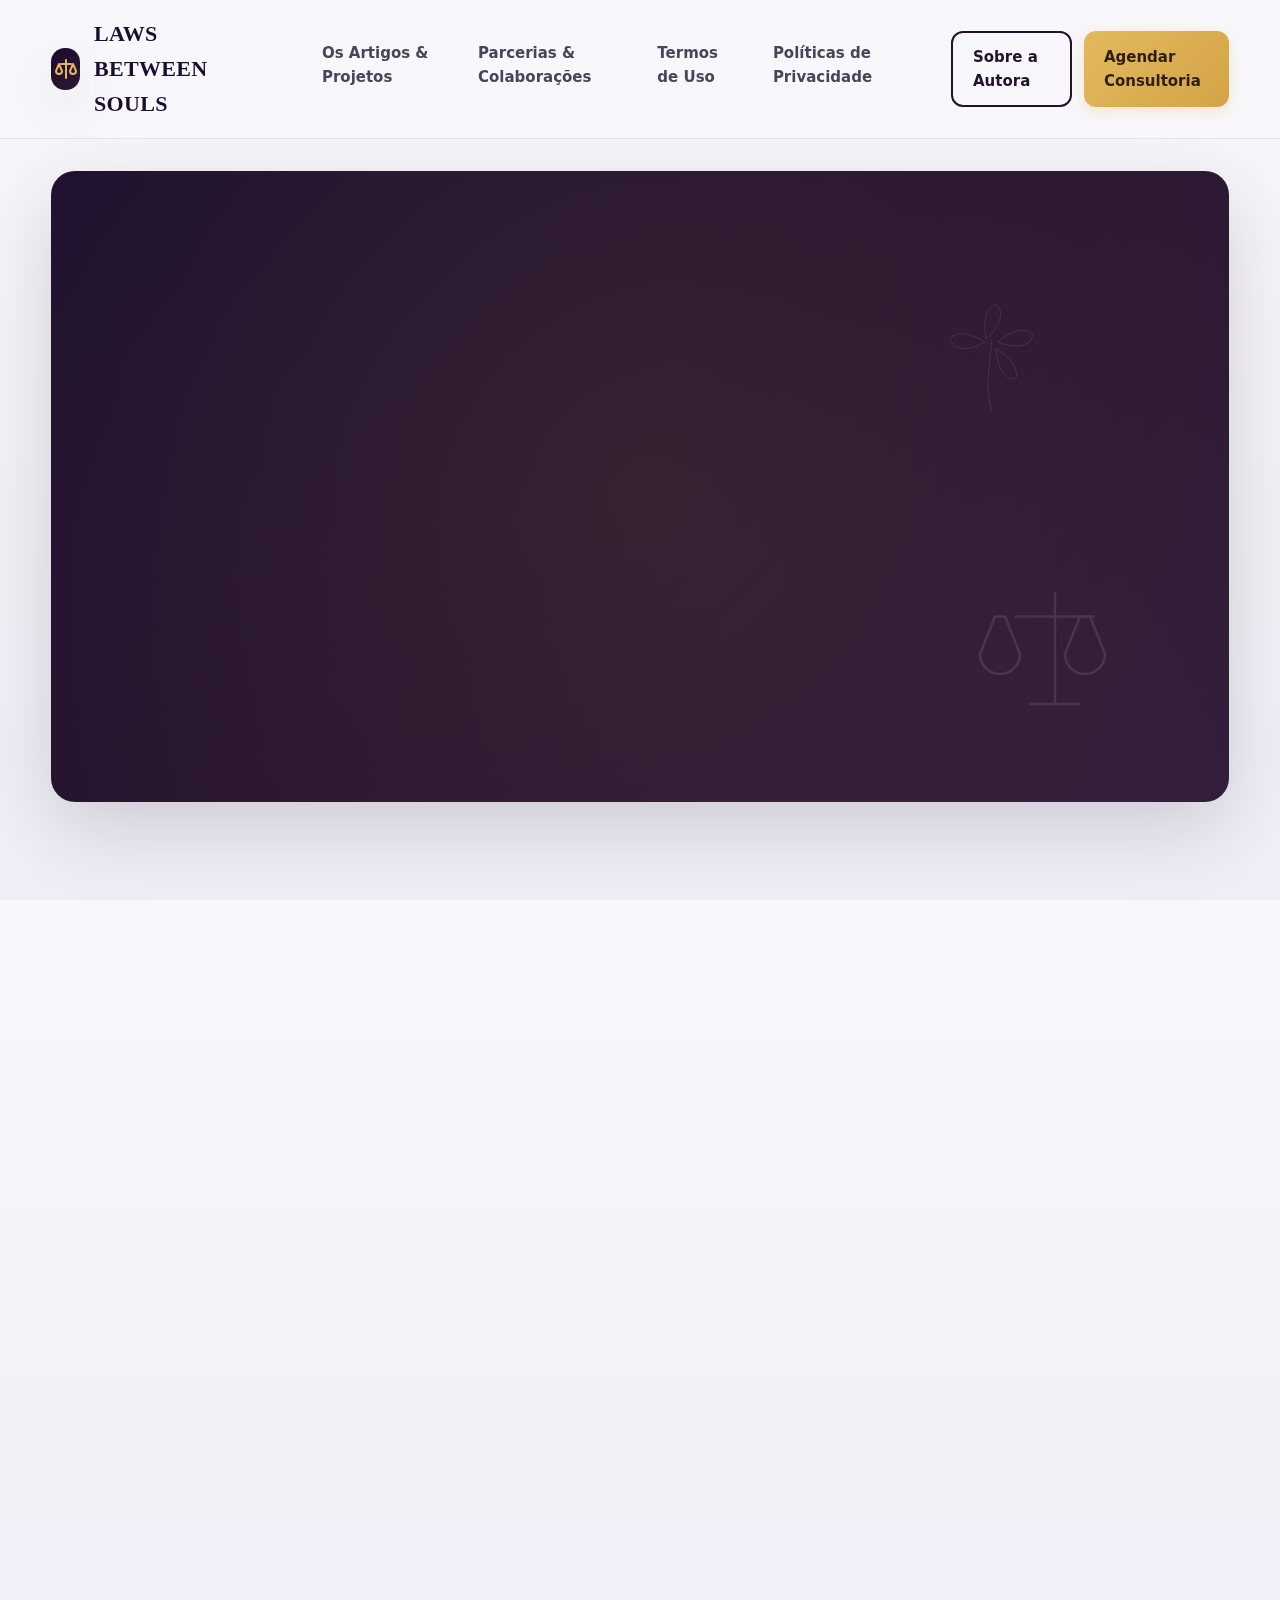
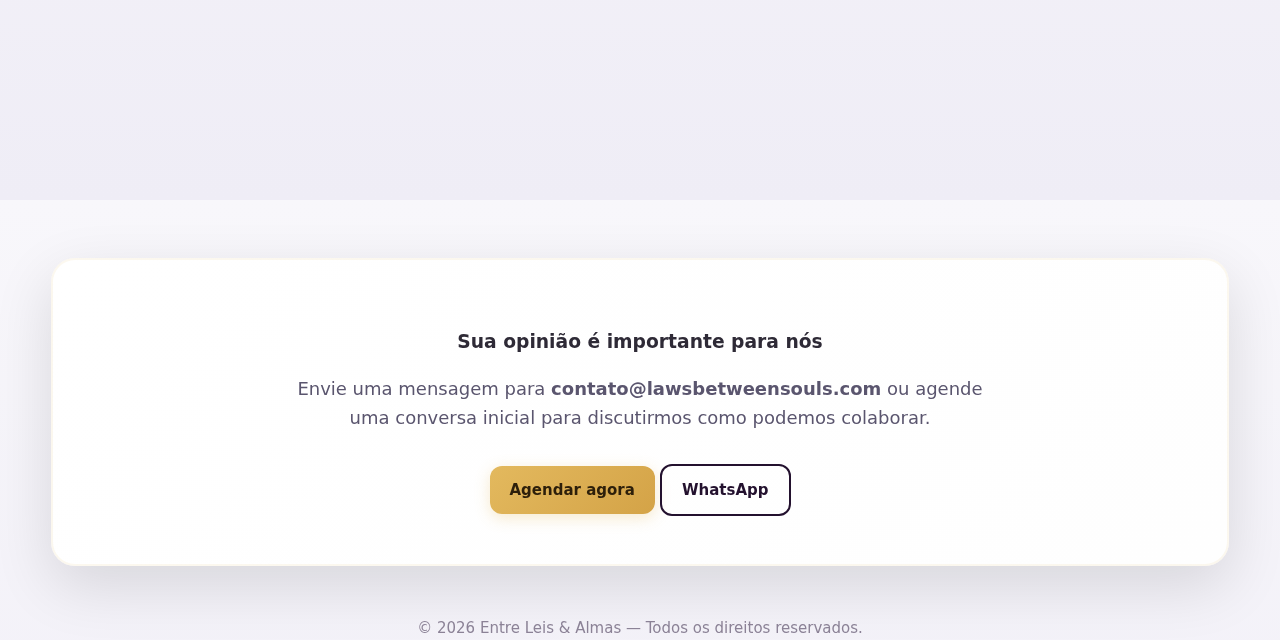
<file: last-versions/site4.html>
<!DOCTYPE html>
<html lang="pt-br">
<head>
  <meta charset="utf-8" />
  <meta name="viewport" content="width=device-width, initial-scale=1" />
  <title>Entre Leis & Almas — Editorial Jurídico Humanista </title>
  <meta name="description" content="Onde o Direito encontra a alma humana. Mediação, reflexão filosófica e produção literária.">
  <link rel="preconnect" href="https://fonts.googleapis.com">
  <link rel="preconnect" href="https://fonts.gstatic.com" crossorigin>
  <link href="https://fonts.googleapis.com/css?family=Roboto" rel="stylesheet">
  <style>
    :root{
      --bg: #1a0d2e;
      --bg-light: #23112e;
      --ink: #f6f3ff;
      --muted: #d8cfee;
      --gold: #e3b95e;
      --gold-hover: #d4a347;
      --paper: #ffffff;
      --paper-soft: #fefefe;
      --accent: #6366f1;
      --success: #10b981;
      --shadow: 0 4px 20px rgba(0,0,0,.08);
      --shadow-lg: 0 20px 60px rgba(0,0,0,.12);
      --shadow-xl: 0 25px 80px rgba(0,0,0,.15);
      --radius: 16px;
      --radius-lg: 24px;
      --transition: all 0.3s cubic-bezier(0.4, 0, 0.2, 1);
      --gradient: linear-gradient(135deg, #1a0d2e 0%, #23112e 50%, #2d1a3a 100%);
    }

    * {
      box-sizing: border-box;
    }

    html {
      scroll-behavior: smooth;
    }

    html, body {
      height: 100%;
    }

    body {
      margin: 0;
      font-family: Inter, system-ui, -apple-system, 'Segoe UI', Roboto, Ubuntu, 'Helvetica Neue', Arial, sans-serif;
      color: #2e2a36;
      background: linear-gradient(to bottom, #f8f7fb, #efedf6);
      line-height: 1.6;
      overflow-x: hidden;
    }

    .container {
      width: min(1200px, 92vw);
      margin-inline: auto;
    }

    /* Header aprimorado */
    header {
      position: sticky;
      top: 0;
      z-index: 100;
      backdrop-filter: saturate(160%) blur(20px);
      background: rgba(248, 247, 251, 0.85);
      border-bottom: 1px solid rgba(0,0,0,.08);
      transition: var(--transition);
    }

    header.scrolled {
      background: rgba(248, 247, 251, 0.95);
      box-shadow: var(--shadow);
    }

    .nav {
      display: flex;
      align-items: center;
      gap: 32px;
      justify-content: space-between;
      padding: 16px 0;
      transition: var(--transition);
    }

    .brand {
      display: flex;
      align-items: center;
      gap: 14px;
      text-decoration: none;
      transition: var(--transition);
    }

    .brand:hover {
      transform: translateY(-1px);
    }

    .brand .logo {
      width: 42px;
      height: 42px;
      background: var(--gradient);
      border-radius: 14px;
      display: grid;
      place-items: center;
      color: var(--gold);
      box-shadow: var(--shadow-lg);
      transition: var(--transition);
    }

    .brand:hover .logo {
      transform: rotate(5deg) scale(1.05);
      box-shadow: var(--shadow-xl);
    }

    .brand b {
      font-family: "Playfair Display", serif;
      font-weight: 800;
      color: #1a0d2e;
      font-size: 22px;
      letter-spacing: 0.3px;
    }

    nav ul {
      display: flex;
      gap: 8px;
      list-style: none;
      margin: 0;
      padding: 0;
    }

    nav a {
      display: inline-block;
      padding: 10px 16px;
      border-radius: 12px;
      text-decoration: none;
      color: #4a4458;
      font-weight: 600;
      font-size: 15px;
      transition: var(--transition);
      position: relative;
      overflow: hidden;
    }

    nav a::before {
      content: '';
      position: absolute;
      top: 0;
      left: -100%;
      width: 100%;
      height: 100%;
      background: linear-gradient(90deg, transparent, rgba(227, 185, 94, 0.1), transparent);
      transition: left 0.5s;
    }

    nav a:hover {
      background: rgba(35, 17, 46, 0.08);
      transform: translateY(-1px);
    }

    nav a:hover::before {
      left: 100%;
    }

    .cta {
      display: flex;
      gap: 12px;
    }

    .btn {
      appearance: none;
      border: 0;
      padding: 12px 20px;
      border-radius: 12px;
      font-weight: 700;
      font-size: 15px;
      cursor: pointer;
      transition: var(--transition);
      position: relative;
      overflow: hidden;
      text-decoration: none;
      display: inline-flex;
      align-items: center;
      gap: 8px;
    }

    .btn::before {
      content: '';
      position: absolute;
      top: 50%;
      left: 50%;
      width: 0;
      height: 0;
      background: rgba(255, 255, 255, 0.2);
      border-radius: 50%;
      transform: translate(-50%, -50%);
      transition: width 0.6s, height 0.6s;
    }

    .btn:hover::before {
      width: 300px;
      height: 300px;
    }

    .btn.gold {
      background: linear-gradient(135deg, var(--gold), var(--gold-hover));
      color: #2d1f0a;
      box-shadow: 0 4px 15px rgba(227, 185, 94, 0.3);
    }

    .btn.gold:hover {
      transform: translateY(-2px);
      box-shadow: 0 8px 25px rgba(227, 185, 94, 0.4);
    }

    .btn.ghost {
      background: transparent;
      border: 2px solid var(--bg-light);
      color: var(--bg-light);
    }

    .btn.ghost:hover {
      background: var(--bg-light);
      color: var(--gold);
      transform: translateY(-2px);
    }

    /* Hero melhorado */
    .hero {
      background: var(--gradient);
      color: var(--ink);
      border-radius: var(--radius-lg);
      margin: 32px auto;
      position: relative;
      overflow: hidden;
      box-shadow: var(--shadow-xl);
    }

    .hero::before {
      content: '';
      position: absolute;
      top: -50%;
      left: -50%;
      width: 200%;
      height: 200%;
      background: radial-gradient(circle, rgba(227, 185, 94, 0.1) 0%, transparent 70%);
      animation: float 20s ease-in-out infinite;
    }

    @keyframes float {
      0%, 100% { transform: translateX(-10px) translateY(-10px); }
      50% { transform: translateX(10px) translateY(10px); }
    }

    .hero .wrap {
      display: grid;
      grid-template-columns: 1.2fr 0.8fr;
      gap: 40px;
      padding: 80px 60px;
      position: relative;
      z-index: 2;
    }

    .overline {
      letter-spacing: 0.25em;
      text-transform: uppercase;
      color: var(--gold);
      font-weight: 700;
      font-size: 0.82rem;
      margin-bottom: 16px;
      opacity: 0;
      animation: slideUp 1s ease-out 0.3s forwards;
    }

    @keyframes slideUp {
      from {
        opacity: 0;
        transform: translateY(30px);
      }
      to {
        opacity: 1;
        transform: translateY(0);
      }
    }

    h1 {
      font-family: "Playfair Display", serif;
      font-weight: 800;
      font-size: clamp(40px, 6vw, 72px);
      line-height: 1.1;
      margin: 0 0 24px;
      background: linear-gradient(135deg, #ffffff, #e8e1ff);
      -webkit-background-clip: text;
      -webkit-text-fill-color: transparent;
      background-clip: text;
      opacity: 0;
      animation: slideUp 1s ease-out 0.5s forwards;
    }

    .hero p {
      color: #d7cffa;
      max-width: 55ch;
      font-size: 1.15rem;
      margin: 0 0 32px;
      opacity: 0;
      animation: slideUp 1s ease-out 0.7s forwards;
    }

    .hero .actions {
      display: flex;
      gap: 16px;
      opacity: 0;
      animation: slideUp 1s ease-out 0.9s forwards;
    }

    .decorative-elements {
      position: absolute;
      right: 0;
      top: 0;
      width: 100%;
      height: 100%;
      pointer-events: none;
    }

    .floating-element {
      position: absolute;
      opacity: 0.1;
      animation: floatSlow 25s ease-in-out infinite;
    }

    .floating-element:nth-child(2) {
      animation-delay: -5s;
    }

    .floating-element:nth-child(3) {
      animation-delay: -10s;
    }

    @keyframes floatSlow {
      0%, 100% {
        transform: translateY(0px) rotate(0deg);
      }
      33% {
        transform: translateY(-20px) rotate(5deg);
      }
      66% {
        transform: translateY(10px) rotate(-3deg);
      }
    }

    /* Cards aprimorados */
    .grid {
      display: grid;
      grid-template-columns: repeat(auto-fit, minmax(320px, 1fr));
      gap: 24px;
      margin: 40px 0;
    }

    .card {
      background: var(--paper);
      border-radius: var(--radius-lg);
      box-shadow: var(--shadow);
      padding: 32px;
      transition: var(--transition);
      border: 1px solid rgba(0, 0, 0, 0.05);
      position: relative;
      overflow: hidden;
    }

    .card::before {
      content: '';
      position: absolute;
      top: 0;
      left: -100%;
      width: 100%;
      height: 2px;
      background: linear-gradient(90deg, transparent, var(--gold), transparent);
      transition: left 0.8s;
    }

    .card:hover::before {
      left: 100%;
    }

    .card:hover {
      transform: translateY(-4px);
      box-shadow: var(--shadow-lg);
    }

    .card h3 {
      font-family: "Playfair Display", serif;
      font-weight: 800;
      margin: 0 0 12px;
      font-size: 32px;
      color: #1a0d2e;
      line-height: 1.2;
    }

    .kicker {
      color: #9b8fb9;
      font-weight: 700;
      letter-spacing: 0.15em;
      text-transform: uppercase;
      font-size: 0.82rem;
      margin-bottom: 8px;
      display: block;
    }

    .card p {
      margin: 12px 0 0;
      color: #5a556e;
      font-size: 16px;
      line-height: 1.6;
    }

    .mini {
      display: grid;
      grid-template-columns: 1fr 140px;
      gap: 20px;
      align-items: center;
    }

    .tag {
      display: inline-flex;
      align-items: center;
      background: linear-gradient(135deg, #fff4e6, #f4efe0);
      color: #8b5a04;
      padding: 8px 14px;
      border-radius: 20px;
      font-weight: 700;
      font-size: 0.82rem;
      text-decoration: none;
      transition: var(--transition);
      border: 1px solid rgba(139, 90, 4, 0.2);
    }

    .tag:hover {
      transform: translateY(-1px);
      box-shadow: 0 4px 12px rgba(139, 90, 4, 0.2);
    }

    .icons {
      display: grid;
      grid-template-columns: repeat(auto-fit, minmax(80px, 1fr));
      gap: 12px;
      margin-top: 20px;
    }

    .icons .ic {
      display: grid;
      place-items: center;
      border: 2px dashed #d9d0ef;
      border-radius: 12px;
      padding: 16px 12px;
      font-size: 12px;
      color: #6d5f9a;
      font-weight: 600;
      transition: var(--transition);
      text-align: center;
    }

    .icons .ic:hover {
      border-color: var(--gold);
      color: var(--gold);
      background: rgba(227, 185, 94, 0.05);
    }

    /* Formulário melhorado */
    .newsletter-form {
      background: linear-gradient(135deg, #f8f7fb, #f0eef7);
      border-radius: var(--radius);
      padding: 24px;
      margin-top: 24px;
      border: 2px solid rgba(227, 185, 94, 0.1);
    }

    .newsletter-form label {
      display: block;
      font-weight: 700;
      color: #2e2a36;
      margin-bottom: 12px;
      font-size: 16px;
    }

    .form-group {
      display: flex;
      gap: 12px;
      margin-top: 16px;
    }

    .form-group input {
      flex: 1;
      padding: 14px 16px;
      border-radius: 12px;
      border: 2px solid #e7e2f5;
      font-size: 15px;
      transition: var(--transition);
      background: white;
    }

    .form-group input:focus {
      outline: none;
      border-color: var(--gold);
      box-shadow: 0 0 0 3px rgba(227, 185, 94, 0.1);
    }

    .success-message {
      display: none;
      color: var(--success);
      font-weight: 700;
      margin-top: 12px;
      padding: 12px;
      background: rgba(16, 185, 129, 0.1);
      border-radius: 8px;
      border-left: 4px solid var(--success);
    }

    /* Lista de casos */
    .cases-list {
      display: grid;
      gap: 16px;
      margin-top: 20px;
    }

    .case-item {
      background: linear-gradient(135deg, #f6f4fb, #faf9fc);
      border: 2px solid #e7e2f5;
      border-radius: var(--radius);
      padding: 20px;
      transition: var(--transition);
    }

    .case-item:hover {
      border-color: var(--gold);
      transform: translateX(4px);
    }

    .case-item strong {
      color: var(--bg-light);
      font-weight: 800;
    }

    /* Seção de contato */
    .contact-section {
      background: linear-gradient(135deg, var(--paper), var(--paper-soft));
      border-radius: var(--radius-lg);
      padding: 48px;
      margin: 40px auto;
      text-align: center;
      box-shadow: var(--shadow-lg);
      border: 2px solid rgba(227, 185, 94, 0.1);
    }

    .contact-section h3 {
      margin-bottom: 16px;
    }

    .contact-section p {
      font-size: 18px;
      color: #5a556e;
      margin-bottom: 32px;
      max-width: 60ch;
      margin-left: auto;
      margin-right: auto;
    }

    .contact-section .actions {
      justify-content: center;
    }

    /* Footer */
    footer {
      margin: 50px 0;
      color: #8b8296;
      text-align: center;
      font-size: 15px;
    }

    /* Menu mobile */
    .mobile-menu-btn {
      display: none;
      background: none;
      border: none;
      font-size: 24px;
      color: var(--bg-light);
      cursor: pointer;
    }

    /* Responsive */
    @media (max-width: 968px) {
      .hero .wrap {
        grid-template-columns: 1fr;
        padding: 60px 32px;
        text-align: center;
      }

      .mini {
        grid-template-columns: 1fr;
        text-align: center;
      }

      .form-group {
        flex-direction: column;
      }

      .contact-section {
        padding: 32px 24px;
      }
    }

    @media (max-width: 768px) {
      nav ul {
        display: none;
      }

      .mobile-menu-btn {
        display: block;
      }

      .cta {
        gap: 8px;
      }

      .btn {
        padding: 10px 16px;
        font-size: 14px;
      }

      .grid {
        grid-template-columns: 1fr;
      }

      .nav {
        gap: 16px;
      }
    }

    /* Scroll indicator */
    .scroll-indicator {
      position: fixed;
      top: 0;
      left: 0;
      width: 0%;
      height: 3px;
      background: linear-gradient(90deg, var(--gold), var(--gold-hover));
      z-index: 101;
      transition: width 0.3s;
    }
  </style>
</head>
<body>
  <div class="scroll-indicator"></div>
  
  <header id="header">
    <div class="container nav">
      <a class="brand" href="#" aria-label="Página inicial">
        <span class="logo" aria-hidden="true">
          <svg width="24" height="24" viewBox="0 0 24 24" fill="none" stroke="currentColor" stroke-width="2" stroke-linecap="round" stroke-linejoin="round">
            <path d="M12 3v18"/><path d="M7 7h10"/><path d="M5 7l3 7a3 3 0 1 1-6 0l3-7Zm14 0l3 7a3 3 0 1 1-6 0l3-7Z"/>
          </svg>
        </span>
        <b>LAWS BETWEEN SOULS</b>
      </a>
      
      <nav aria-label="Menu principal">
        <ul>
          <li><a href="#editorial">Os Artigos & Projetos </a></li>
          <li><a href="#interdisciplinar">Parcerias & Colaborações</a></li>
          <li><a href="#clientes">Termos de Uso</a></li>
          <li><a href="#impacto">Políticas de Privacidade</a></li>
        </ul>
      </nav>
      
      <div class="cta">
        <button class="btn ghost mobile-menu-btn" aria-label="Menu">☰</button>
        <a href="#contato" class="btn ghost">Sobre a Autora</a>
        <a href="#contato" class="btn gold">Agendar Consultoria</a>
      </div>
    </div>
  </header>

  <main class="container">
    <section class="hero" aria-label="Apresentação">
      <div class="decorative-elements">
        <svg class="floating-element" style="top: 20%; right: 15%; width: 120px;" viewBox="0 0 200 200" fill="none" stroke="white" stroke-width="1.5">
          <path d="M100 190c-12-34-5-68 0-120"/>
          <path d="M88 75c-28-18-50-18-58-4 6 16 28 22 58 4Z"/>
          <path d="M90 70c-6-33 2-54 16-58 12 8 14 30-16 58Z"/>
          <path d="M110 75c25-22 48-24 58-12-2 16-22 26-58 12Z"/>
          <path d="M106 86c28 16 38 36 34 50-14 4-30-12-34-50Z"/>
        </svg>
        
        <svg class="floating-element" style="bottom: 10%; right: 8%; width: 160px;" viewBox="0 0 512 512" fill="none" stroke="white" stroke-width="8">
          <path d="M256 40v360"/><path d="M128 120h256"/><path d="M96 120l48 120a64 64 0 1 1-128 0l48-120Zm272 0l48 120a64 64 0 1 1-128 0l48-120Z"/>
          <path d="M176 400h160"/>
        </svg>
      </div>
      
      <div class="wrap">
        <div>
          <div class="overline"> Um café, um parágrafo, um pensamento: eis o começo da transformação ♡</div>
          <h1>ENTRE LEIS & ALMAS </h1>
          <p> Um espaço onde as sentenças encontram metáforas, onde a justiça é sentida tanto quanto pensada, 
		  e onde o indivíduo deixa de ser apenas sujeito de direitos para se tornar protagonista de histórias. É neste entre — nem só razão, nem só emoção — que habitamos
˖ </p>
          <div class="actions">
            <a class="btn gold" href="#contato"> A travessia</a>
            <a class="btn ghost" href="#sobre">Consultoria</a>
          </div>
        </div>
      </div>
    </section>

    <section class="grid" Roboto="Serviços principais">
      <article id="editorial" class="card mini">
        <div>
          <span class="kicker">AS NARRATIVAS & AS ALMAS </span>
          <h3>História, Literatura & Sociologia </h3>
          <p> Projeto Diálogos - As Metamoforses Contemporanêas. 
		  Ep 1. Como Franz Kafta Previu o Uber em 1915 </p>
          <div style="margin-top: 16px;">
            <a href="#projetos" class="tag">Ver projetos →</a>
          </div>
        </div>
        <div aria-hidden="true">
          <svg viewBox="0 0 200 150" width="100%" height="140" fill="none" stroke="#7a6aa7" stroke-width="2.5">
            <path d="M20 80l80-60 80 60"/>
            <rect x="35" y="80" width="130" height="60" rx="8"/>
            <rect x="95" y="100" width="30" height="40" rx="4"/>
            <circle cx="110" cy="120" r="3"/>
            <path d="M55 110h24m-24 12h24"/>
            <path d="M140 110h20m-20 12h20"/>
          </svg>
        </div>
      </article>

      <article id="interdisciplinar" class="card mini">
        <div>
          <span class="kicker">AS LEIS & AS LETRAS</span>
          <h3> Códigos & Éticas </h3>
          <p> Ep. 1. Se Kafta tivesse advogados: A proteção dos "metaforseados" e como empresas podem evitar criar "metamorfoses kafkiana" em seus funcionários.</p>
        </div>
        <div aria-hidden="true">
          <svg viewBox="0 0 240 150" width="100%" height="140" fill="none" stroke="#7a6aa7" stroke-width="2.5">
            <circle cx="65" cy="100" r="25" opacity="0.7"/>
            <circle cx="175" cy="100" r="25" opacity="0.7"/>
            <circle cx="120" cy="70" r="20" opacity="0.9"/>
            <path d="M90 90l30-15m30 15l-30-15"/>
            <path d="M65 125v15m55-30v25m55-40v15"/>
          </svg>
        </div>
      </article>
    </section>

    <section class="grid" aria-label="Clientes e impacto">
      <article id="clientes" class="card">
        <span class="kicker">Para Clientes</span>
        <h3>Consultoria Jurídica Humanizada</h3>
        <p>Atendimento estratégico para pessoas e empresas. Soluções preventivas em direito do trabalho com abordagem estratégica.</p>
        
        <div class="icons" Roboto="Áreas de atuação">
          <div class="ic">Compliance Trabalhista Preventivo</div>
          <div class="ic">Consultoria Contenciosa Trabalhista</div>
          <div class="ic">Gestão de Riscos nas Relações de Trabalho</div>
        
        </div>

        <div class="newsletter-form">
          <label for="email"><strong> ✉︎ Newsletter Trabalhistas & Literários </strong> </label>
          <form id="newsletter" onsubmit="subscribe(event)">
            <div class="form-group">
              <input id="email" name="email" type="email" required placeholder="seu@email.com" aria-label="Seu email">
              <button class="btn gold" type="submit">Inscrever</button>
            </div>
            <div id="success" class="success-message">
              ✓ Inscrito! Verifique seu e-mail para confirmação
            </div>
          </form>
        </div>
      </article>

      <article id="impacto" class="card">
        <span class="kicker">Impacto & Casos</span>
        <h3>Séries 1 - As Metamorfoses Contemporanêas</h3>
        
        <div class="cases-list">
          <div class="case-item">
            <strong> 🦟Metamorfoses I</strong> — FRANZ KAFTA & TRABALHO (em breve - 06.09.2025)
          </div>
          <div class="case-item">
            <strong> 📽️ Metamorfoses II</strong> — GEORGE ORWELL & TECNOLOGIA (estréia - 20.09.2025)
          </div>
          <div class="case-item">
            <strong>😒 Metamorfoses III</strong> — FIÓDOR DOSTOIEVSKI & SOCIEDADE (estréia - 04.10.2025) 
          </div>
          <div class="case-item">
            <strong> ❀ Metamorfoses IV</strong> — CLARICE LINSPECTOR & PSICOLOGIA (estréia - 18.11.2025) 
          </div>
        </div>
      </article>
    </section>

    <section id="contato" class="contact-section">
      <h3>Sua opinião é importante para nós </h3>
      <p>Envie uma mensagem para <strong>contato@lawsbetweensouls.com</strong> ou agende uma conversa inicial para discutirmos como podemos colaborar.</p>
      <div class="actions">
        <a class="btn gold" href="mailto:contato@lawsbetweensouls.com">Agendar agora</a>
        <a class="btn ghost" href="https://wa.me/" target="_blank" rel="noopener">WhatsApp</a>
      </div>
    </section>
  </main>

  <footer class="container">
    <p>© <span id="year"></span> Entre Leis & Almas — Todos os direitos reservados.</p>
  </footer>

  <script>
    // Ano atual
    document.getElementById('year').textContent = new Date().getFullYear();
    
    // Header scroll effect
    window.addEventListener('scroll', () => {
      const header = document.getElementById('header');
      const scrolled = window.scrollY > 20;
      header.classList.toggle('scrolled', scrolled);
      
      // Scroll indicator
      const winScroll = document.body.scrollTop || document.documentElement.scrollTop;
      const height = document.documentElement.scrollHeight - document.documentElement.clientHeight;
      const scrolled_percent = (winScroll / height) * 100;
      document.querySelector('.scroll-indicator').style.width = scrolled_percent + '%';
    });
    
    // Newsletter subscription
    function subscribe(e) {
      e.preventDefault();
      const email = document.getElementById('email').value.trim();
      const emailRegex = /^[^\s@]+@[^\s@]+\.[^\s@]+$/;
      
      if (!emailRegex.test(email)) {
        alert('Por favor, digite um e-mail válido.');
        return;
      }
      
      // Simulate API call
      const button = e.target.querySelector('button');
      const originalText = button.textContent;
      
      button.textContent = 'Inscrevendo...';
      button.disabled = true;
      
      setTimeout(() => {
        e.target.reset();
        document.getElementById('success').style.display = 'block';
        button.textContent = originalText;
        button.disabled = false;
        
        // Hide success message after 5 seconds
        setTimeout(() => {
          document.getElementById('success').style.display = 'none';
        }, 5000);
      }, 1500);
    }
    
    // Smooth scroll for anchor links
    document.querySelectorAll('a[href^="#"]').forEach(anchor => {
      anchor.addEventListener('click', function (e) {
        e.preventDefault();
        const target = document.querySelector(this.getAttribute('href'));
        if (target) {
          target.scrollIntoView({
            behavior: 'smooth',
            block: 'start'
          });
        }
      });
    });
    
    // Intersection Observer for animations
    const observerOptions = {
      threshold: 0.1,
      rootMargin: '0px 0px -50px 0px'
    };
    
    const observer = new IntersectionObserver((entries) => {
      entries.forEach(entry => {
        if (entry.isIntersecting) {
          entry.target.style.opacity = '1';
          entry.target.style.transform = 'translateY(0)';
        }
      });
    }, observerOptions);
    
    // Observe cards for animation
    document.querySelectorAll('.card').forEach(card => {
      card.style.opacity = '0';
      card.style.transform = 'translateY(30px)';
      card.style.transition = 'opacity 0.6s ease, transform 0.6s ease';
      observer.observe(card);
    });
    
    // Mobile menu functionality (basic)
    document.querySelector('.mobile-menu-btn').addEventListener('click', function() {
      const nav = document.querySelector('nav ul');
      nav.style.display = nav.style.display === 'flex' ? 'none' : 'flex';
    });
    
    // Form validation enhancement
    document.querySelectorAll('input[type="email"]').forEach(input => {
      input.addEventListener('blur', function() {
        const emailRegex = /^[^\s@]+@[^\s@]+\.[^\s@]+$/;
        if (this.value && !emailRegex.test(this.value)) {
          this.style.borderColor = '#ef4444';
          this.style.boxShadow = '0 0 0 3px rgba(239, 68, 68, 0.1)';
        } else {
          this.style.borderColor = '#e7e2f5';
          this.style.boxShadow = 'none';
        }
      });
    });
    
    // Keyboard navigation enhancement
    document.addEventListener('keydown', (e) => {
      if (e.key === 'Escape') {
        // Close any open mobile menus
        const nav = document.querySelector('nav ul');
        if (nav.style.display === 'flex') {
          nav.style.display = 'none';
        }
      }
    });
    
    // Performance: Lazy load images and animations
    if ('IntersectionObserver' in window) {
      const imageObserver = new IntersectionObserver((entries, observer) => {
        entries.forEach(entry => {
          if (entry.isIntersecting) {
            const img = entry.target;
            img.src = img.dataset.src;
            img.classList.remove('lazy');
            imageObserver.unobserve(img);
          }
        });
      });
      
      document.querySelectorAll('img[data-src]').forEach(img => {
        imageObserver.observe(img);
      });
    }
  </script>
</body>
</html>
</file>
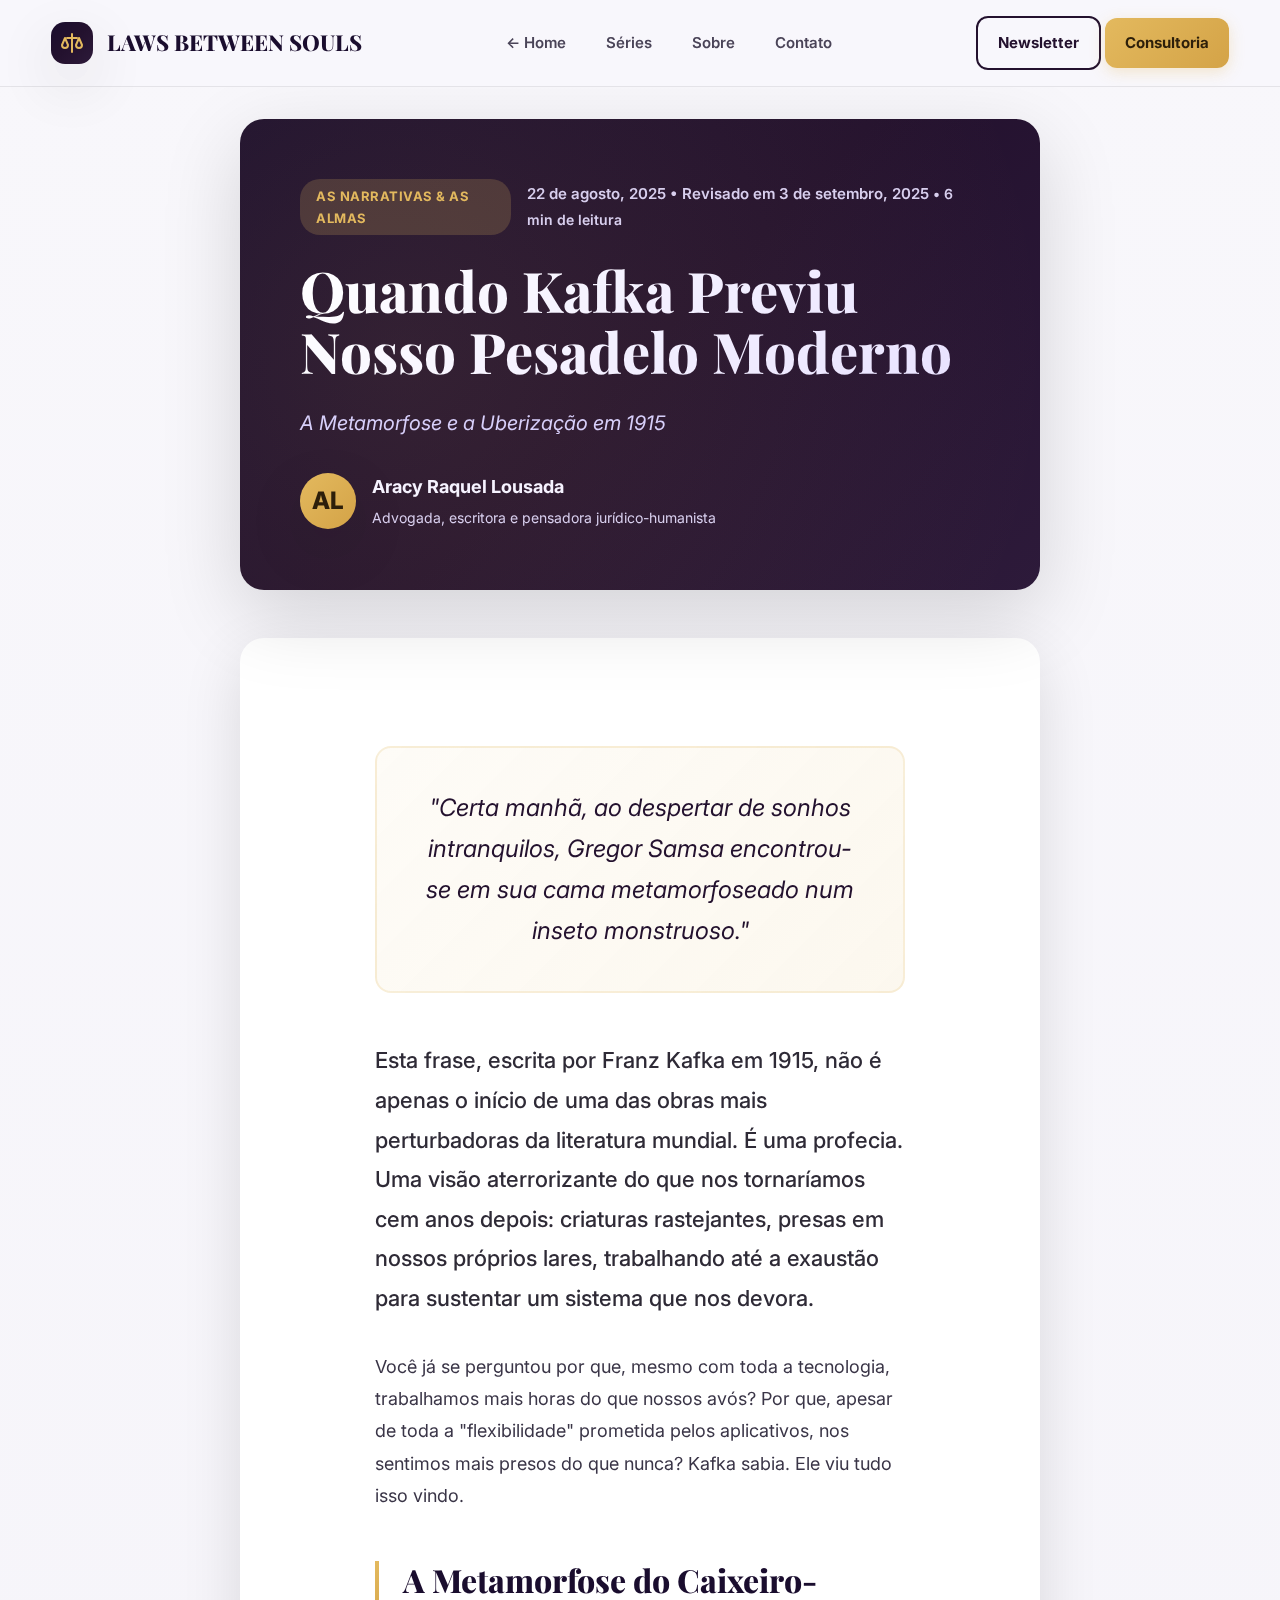
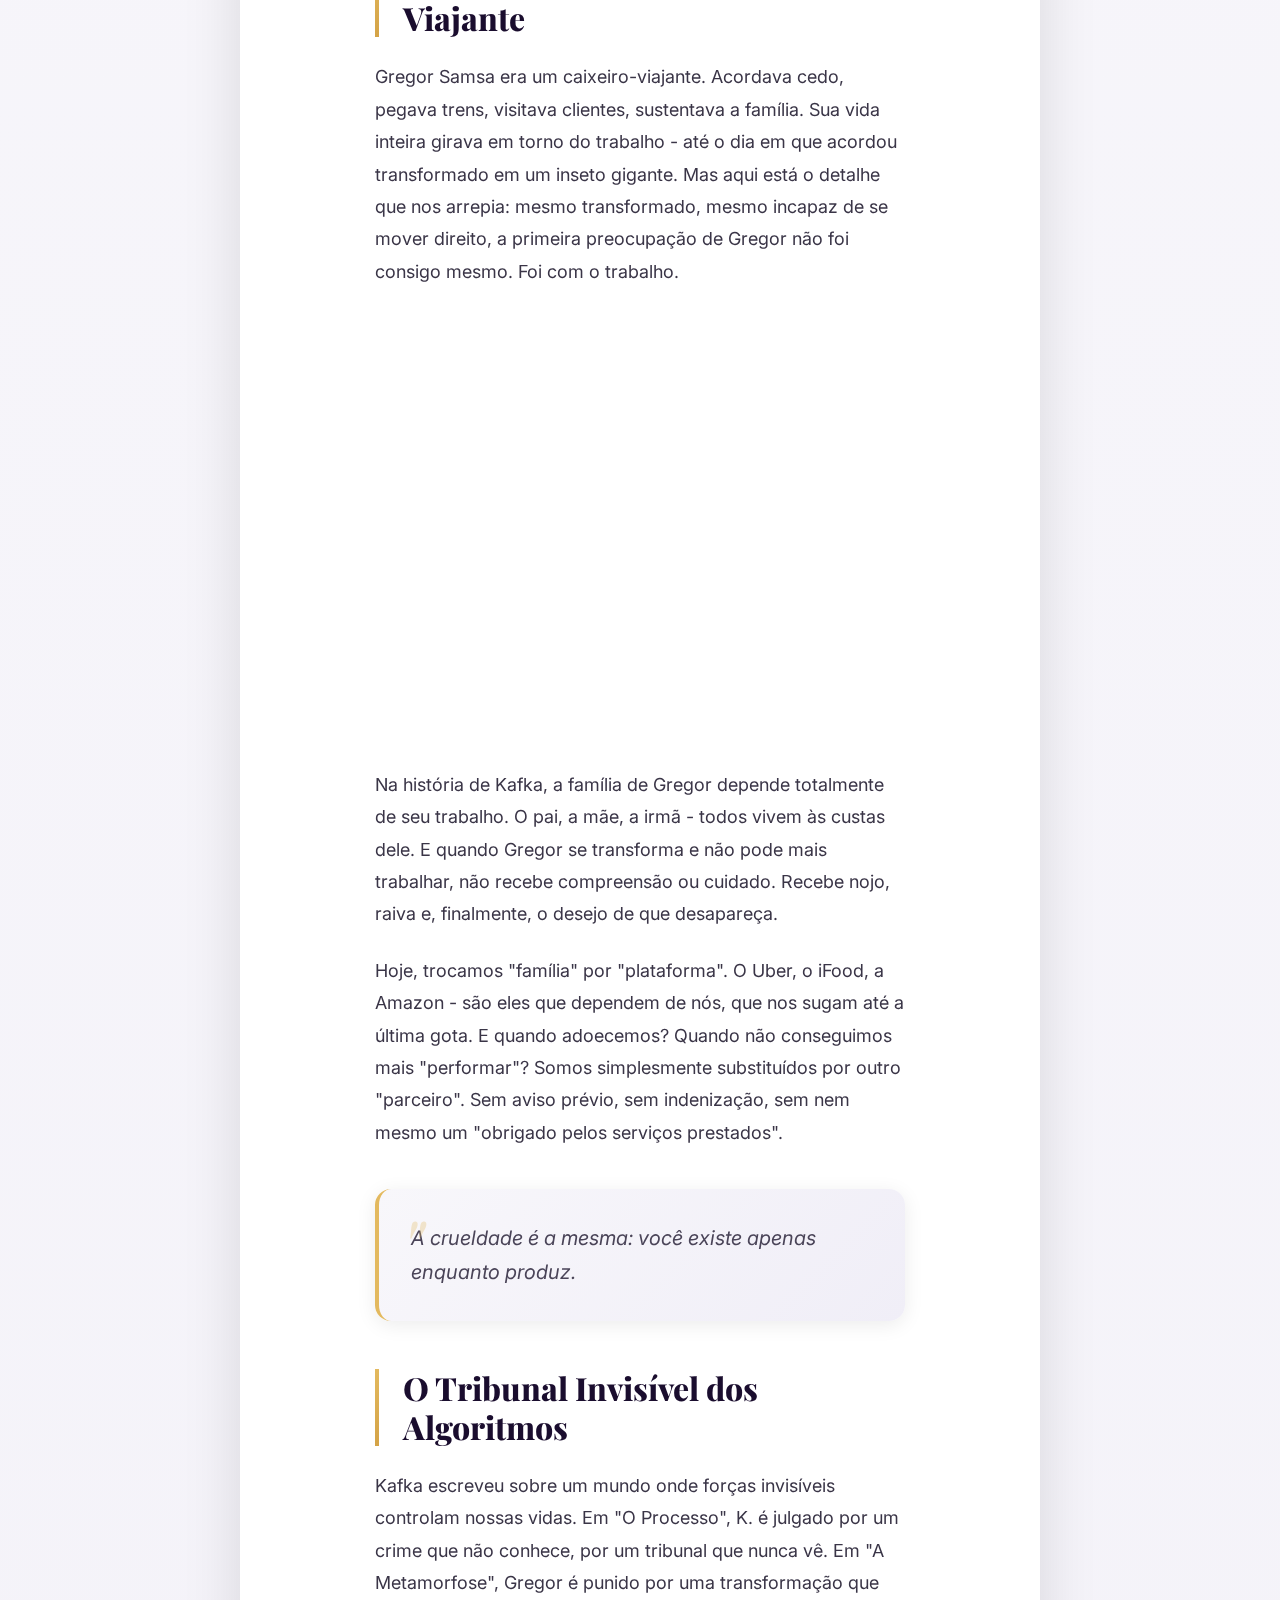
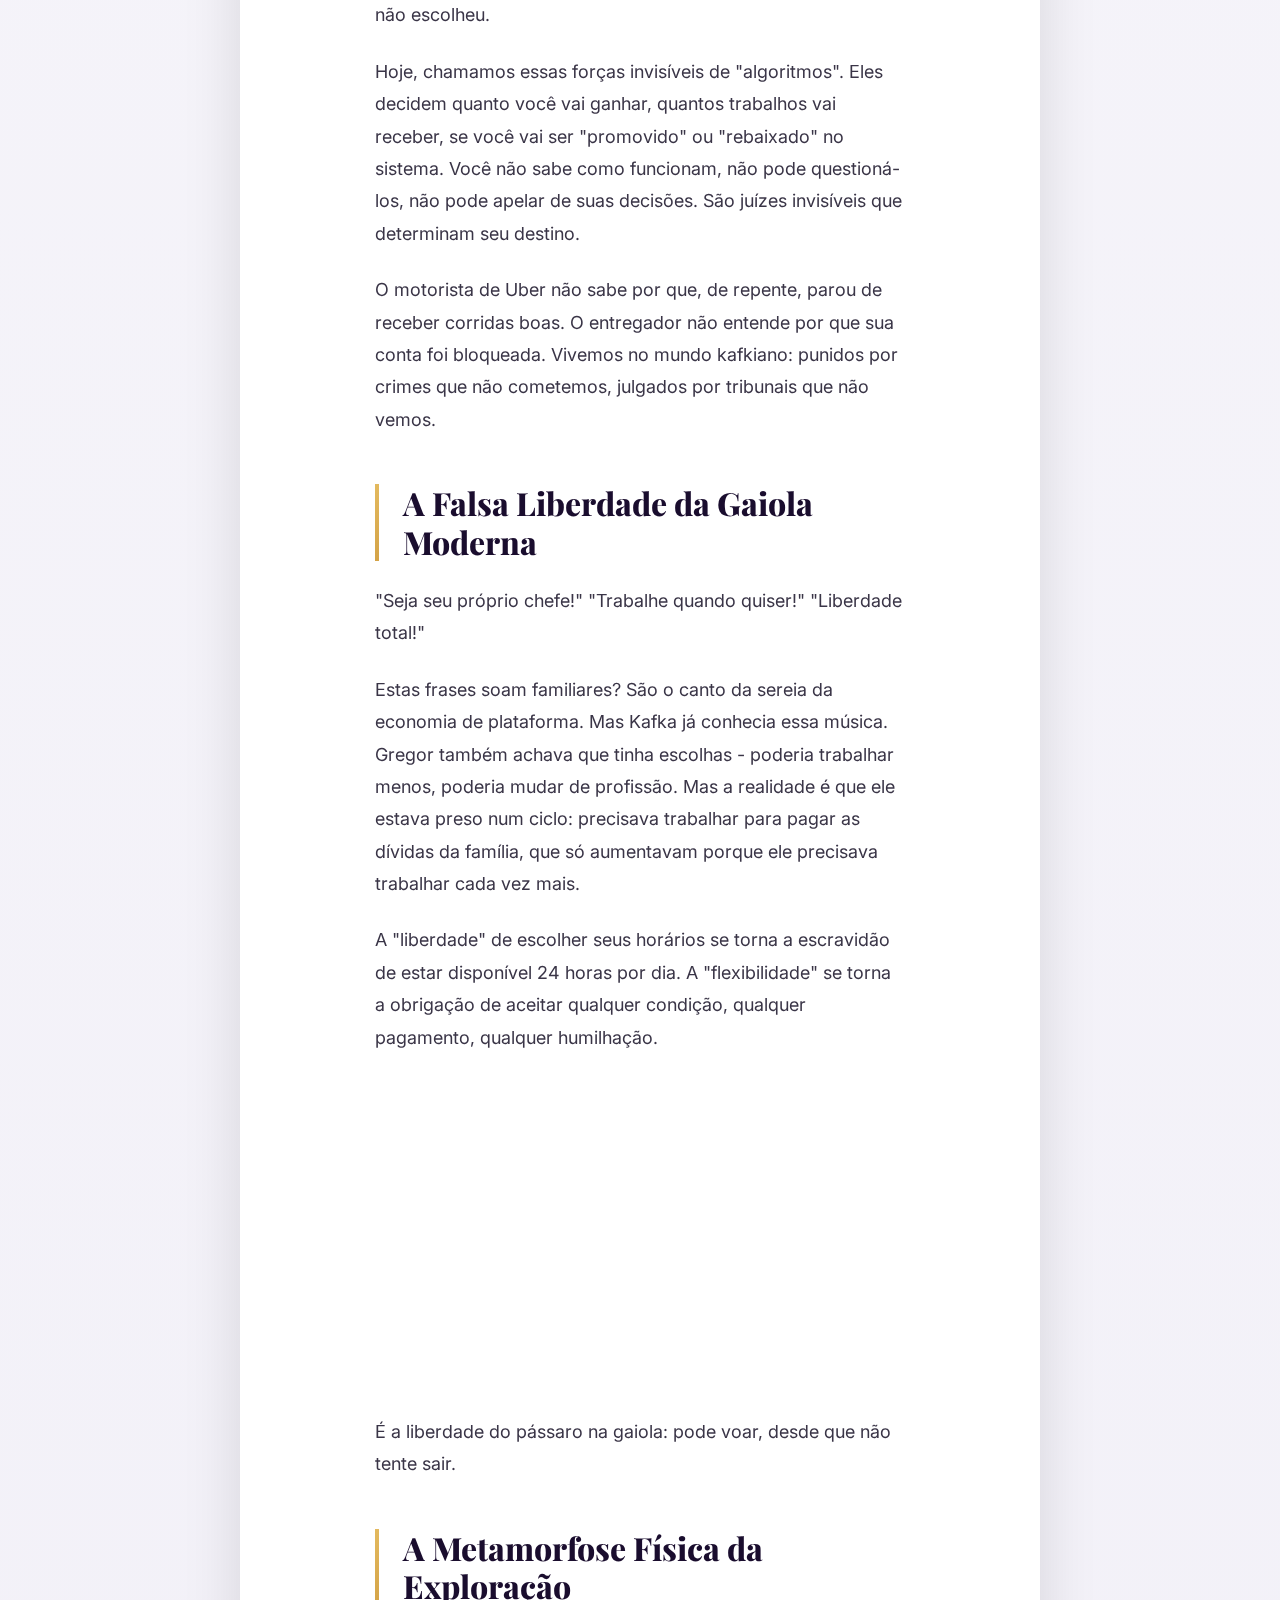
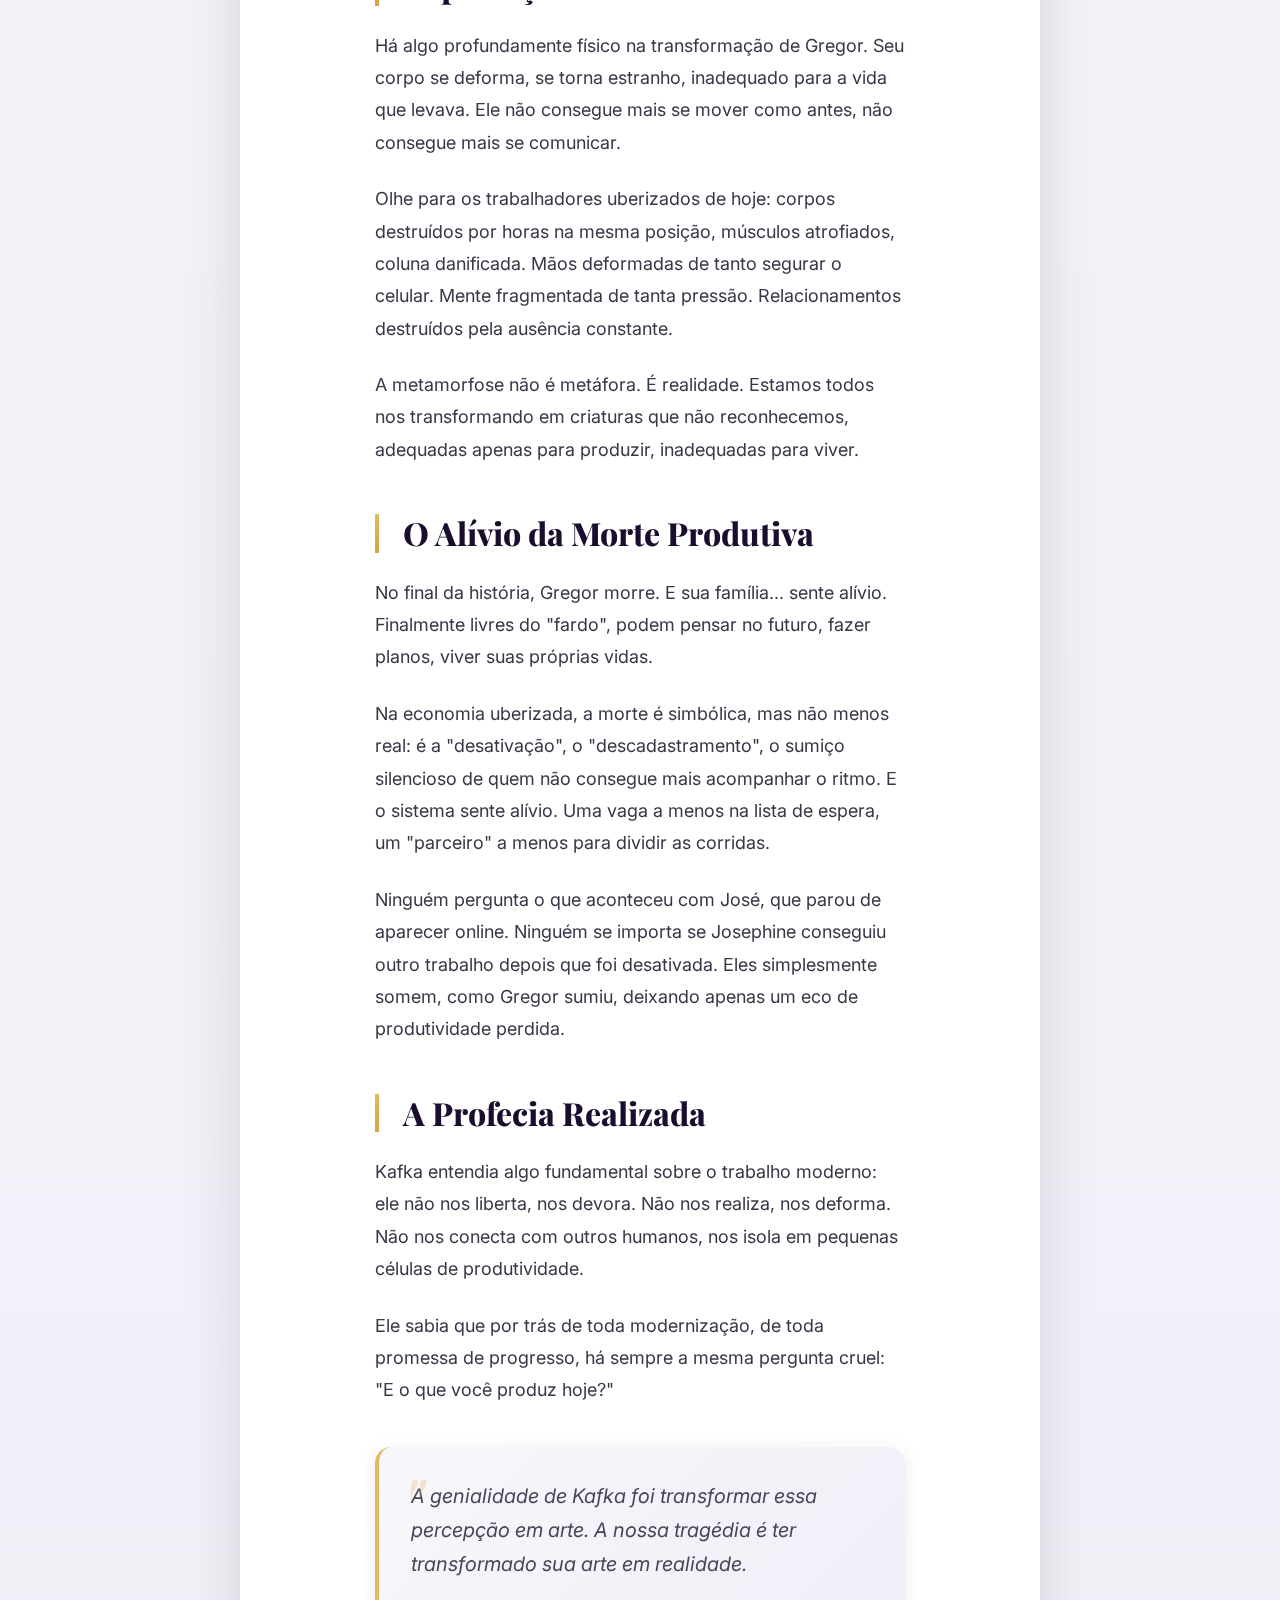
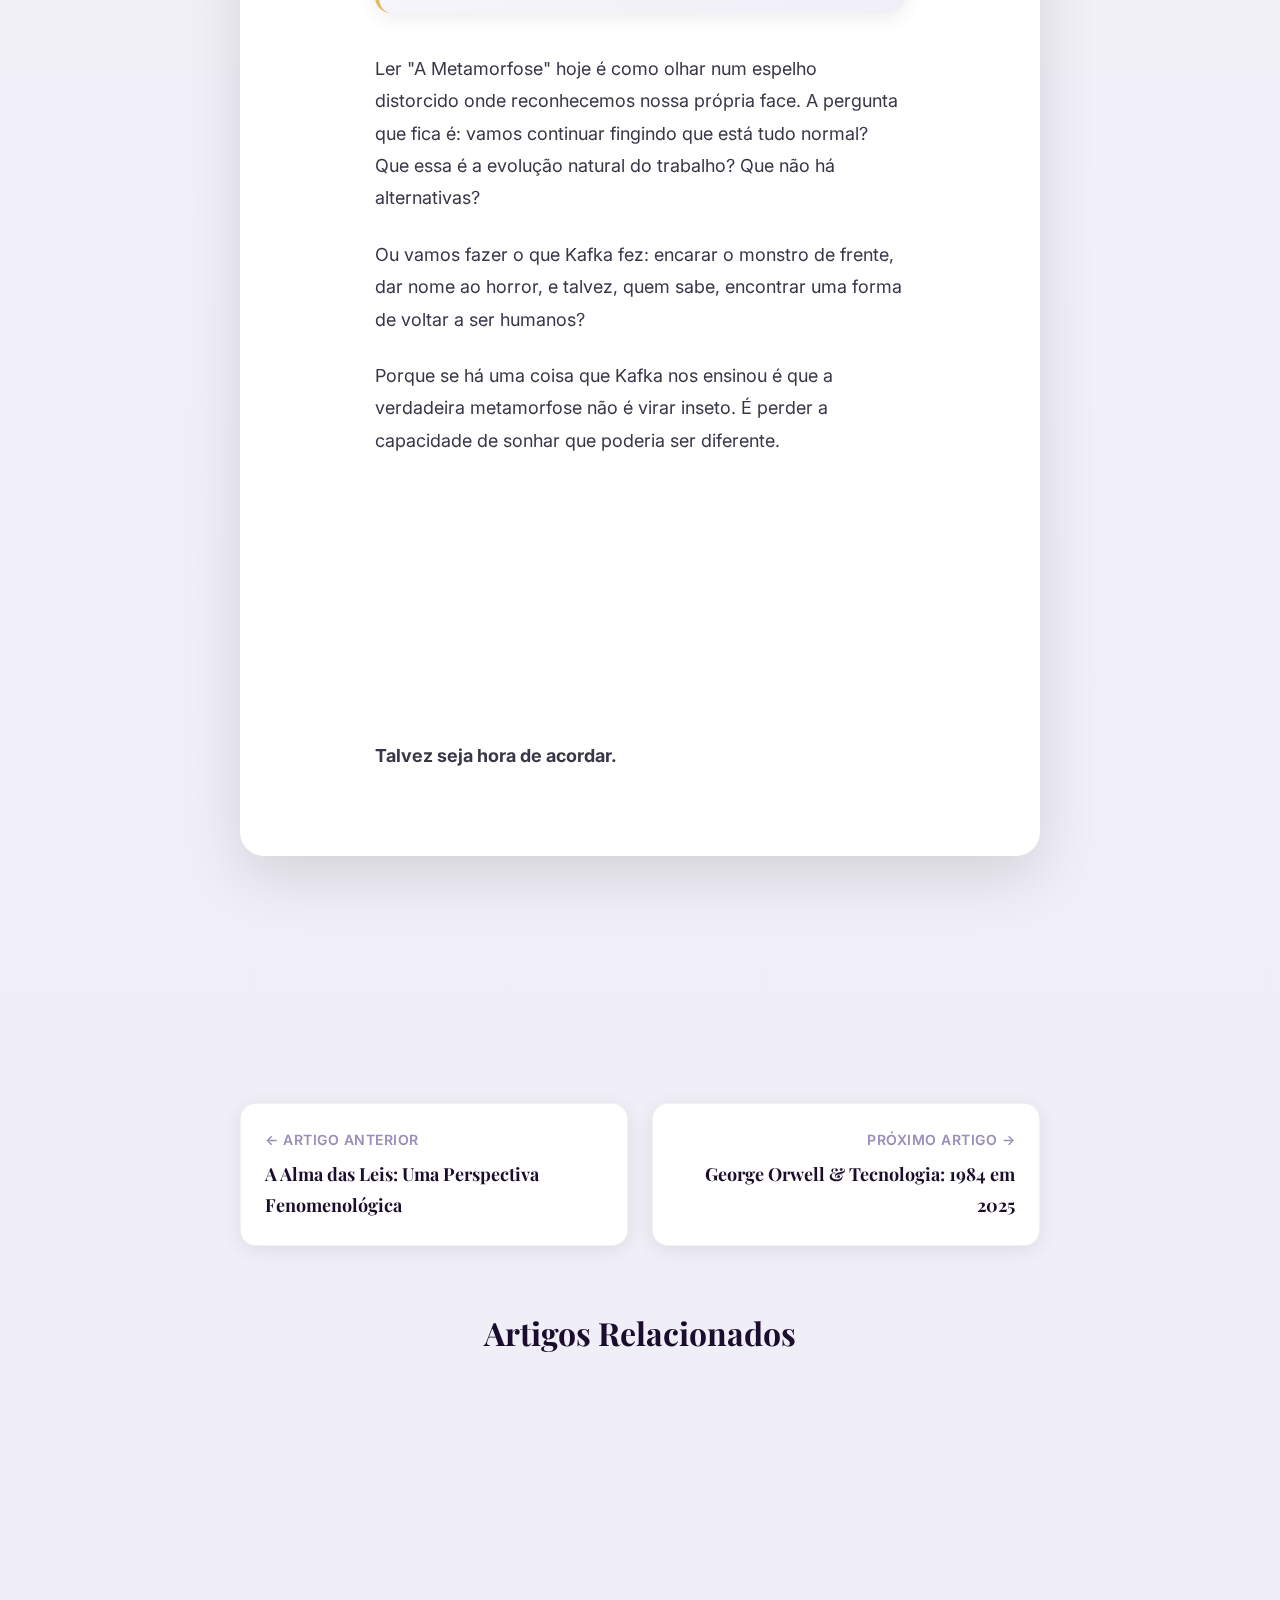
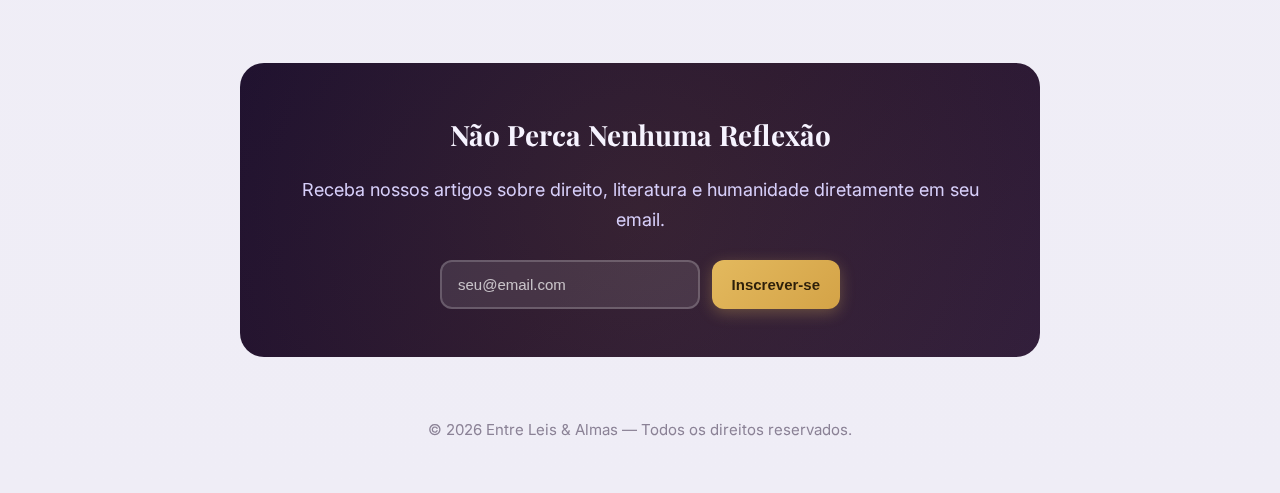
<file: postagens/kafka-clt - Copia.html>
<!DOCTYPE html>
<html lang="pt-br">
<head>
  <meta charset="utf-8" />
  <meta name="viewport" content="width=device-width, initial-scale=1" />
  <title>Quando Kafka Previu Nosso Pesadelo Moderno — Entre Leis & Almas</title>
  <meta name="description" content="Uma análise profunda sobre como 'A Metamorfose' antecipou as transformações do trabalho na era digital e a uberização da economia.">
  <meta name="author" content="Aracy Raquel Lousada">
  <link rel="preconnect" href="https://fonts.googleapis.com">
  <link rel="preconnect" href="https://fonts.gstatic.com" crossorigin>
  <link href="https://fonts.googleapis.com/css2?family=Playfair+Display:wght@400;700;800&family=Inter:wght@400;500;600;700&display=swap" rel="stylesheet">
  <style>
    :root{
      --bg: #1a0d2e;
      --bg-light: #23112e;
      --ink: #f6f3ff;
      --muted: #d8cfee;
      --gold: #e3b95e;
      --gold-hover: #d4a347;
      --paper: #ffffff;
      --paper-soft: #fefefe;
      --accent: #6366f1;
      --success: #10b981;
      --shadow: 0 4px 20px rgba(0,0,0,.08);
      --shadow-lg: 0 20px 60px rgba(0,0,0,.12);
      --shadow-xl: 0 25px 80px rgba(0,0,0,.15);
      --radius: 16px;
      --radius-lg: 24px;
      --transition: all 0.3s cubic-bezier(0.4, 0, 0.2, 1);
      --gradient: linear-gradient(135deg, #1a0d2e 0%, #23112e 50%, #2d1a3a 100%);
    }

    * {
      box-sizing: border-box;
    }

    html {
      scroll-behavior: smooth;
    }

    body {
      margin: 0;
      font-family: Inter, system-ui, -apple-system, 'Segoe UI', Roboto, Ubuntu, 'Helvetica Neue', Arial, sans-serif;
      color: #2e2a36;
      background: linear-gradient(to bottom, #f8f7fb, #efedf6);
      line-height: 1.7;
      overflow-x: hidden;
    }

    .container {
      width: min(800px, 92vw);
      margin-inline: auto;
    }

    .wide-container {
      width: min(1200px, 92vw);
      margin-inline: auto;
    }

    /* Header styles */
    header {
      position: sticky;
      top: 0;
      z-index: 100;
      backdrop-filter: saturate(160%) blur(20px);
      background: rgba(248, 247, 251, 0.85);
      border-bottom: 1px solid rgba(0,0,0,.08);
      transition: var(--transition);
    }

    .nav {
      display: flex;
      align-items: center;
      gap: 32px;
      justify-content: space-between;
      padding: 16px 0;
    }

    .brand {
      display: flex;
      align-items: center;
      gap: 14px;
      text-decoration: none;
    }

    .brand .logo {
      width: 42px;
      height: 42px;
      background: var(--gradient);
      border-radius: 14px;
      display: grid;
      place-items: center;
      color: var(--gold);
      box-shadow: var(--shadow-lg);
      transition: var(--transition);
    }

    .brand:hover .logo {
      transform: rotate(5deg) scale(1.05);
    }

    .brand b {
      font-family: "Playfair Display", serif;
      font-weight: 800;
      color: #1a0d2e;
      font-size: 22px;
    }

    nav ul {
      display: flex;
      gap: 8px;
      list-style: none;
      margin: 0;
      padding: 0;
    }

    nav a {
      display: inline-block;
      padding: 10px 16px;
      border-radius: 12px;
      text-decoration: none;
      color: #4a4458;
      font-weight: 600;
      font-size: 15px;
      transition: var(--transition);
    }

    nav a:hover {
      background: rgba(35, 17, 46, 0.08);
      transform: translateY(-1px);
    }

    .btn {
      appearance: none;
      border: 0;
      padding: 12px 20px;
      border-radius: 12px;
      font-weight: 700;
      font-size: 15px;
      cursor: pointer;
      transition: var(--transition);
      text-decoration: none;
      display: inline-flex;
      align-items: center;
      gap: 8px;
    }

    .btn.gold {
      background: linear-gradient(135deg, var(--gold), var(--gold-hover));
      color: #2d1f0a;
      box-shadow: 0 4px 15px rgba(227, 185, 94, 0.3);
    }

    .btn.gold:hover {
      transform: translateY(-2px);
      box-shadow: 0 8px 25px rgba(227, 185, 94, 0.4);
    }

    .btn.ghost {
      background: transparent;
      border: 2px solid var(--bg-light);
      color: var(--bg-light);
    }

    .btn.ghost:hover {
      background: var(--bg-light);
      color: var(--gold);
    }

    /* Post Header */
    .post-header {
      background: var(--gradient);
      color: var(--ink);
      border-radius: var(--radius-lg);
      margin: 32px auto 48px;
      position: relative;
      overflow: hidden;
      box-shadow: var(--shadow-xl);
    }

    .post-header::before {
      content: '';
      position: absolute;
      top: -50%;
      right: -20%;
      width: 200%;
      height: 200%;
      background: radial-gradient(circle, rgba(227, 185, 94, 0.1) 0%, transparent 70%);
      animation: float 20s ease-in-out infinite;
    }

    @keyframes float {
      0%, 100% { transform: translateX(-10px) translateY(-10px) rotate(0deg); }
      50% { transform: translateX(10px) translateY(10px) rotate(2deg); }
    }

    .post-header-content {
      padding: 60px;
      position: relative;
      z-index: 2;
    }

    .post-meta {
      display: flex;
      align-items: center;
      gap: 16px;
      margin-bottom: 24px;
      font-size: 15px;
      color: var(--muted);
    }

    .post-category {
      background: rgba(227, 185, 94, 0.2);
      color: var(--gold);
      padding: 6px 16px;
      border-radius: 20px;
      font-weight: 700;
      font-size: 13px;
      text-transform: uppercase;
      letter-spacing: 0.5px;
    }

    .post-date {
      font-weight: 600;
    }

    .post-title {
      font-family: "Playfair Display", serif;
      font-weight: 800;
      font-size: clamp(32px, 6vw, 56px);
      line-height: 1.1;
      margin: 0 0 24px;
      background: linear-gradient(135deg, #ffffff, #e8e1ff);
      -webkit-background-clip: text;
      -webkit-text-fill-color: transparent;
      background-clip: text;
    }

    .post-subtitle {
      font-size: 20px;
      color: #d7cffa;
      font-style: italic;
      margin-bottom: 32px;
      max-width: 60ch;
    }

    .post-author {
      display: flex;
      align-items: center;
      gap: 16px;
    }

    .author-avatar {
      width: 56px;
      height: 56px;
      border-radius: 50%;
      background: linear-gradient(135deg, var(--gold), var(--gold-hover));
      display: grid;
      place-items: center;
      font-weight: 800;
      font-size: 24px;
      color: #2d1f0a;
      box-shadow: var(--shadow-lg);
    }

    .author-info h4 {
      margin: 0;
      font-size: 18px;
      color: var(--ink);
    }

    .author-info p {
      margin: 4px 0 0;
      font-size: 14px;
      color: var(--muted);
    }

    /* Post Content */
    .post-content {
      background: var(--paper);
      border-radius: var(--radius-lg);
      box-shadow: var(--shadow-lg);
      margin: 48px auto;
      overflow: hidden;
    }

    .content-wrapper {
      padding: 60px;
      max-width: 65ch;
      margin: 0 auto;
    }

    .post-content h1,
    .post-content h2,
    .post-content h3 {
      font-family: "Playfair Display", serif;
      font-weight: 800;
      color: #1a0d2e;
      margin: 48px 0 24px;
      line-height: 1.2;
    }

    .post-content h2 {
      font-size: 32px;
      border-left: 4px solid var(--gold);
      padding-left: 24px;
      position: relative;
    }

    .post-content h2::before {
      content: '';
      position: absolute;
      left: -4px;
      top: 0;
      height: 100%;
      width: 4px;
      background: linear-gradient(to bottom, var(--gold), var(--gold-hover));
    }

    .post-content h3 {
      font-size: 24px;
      color: var(--bg-light);
    }

    .post-content p {
      font-size: 18px;
      line-height: 1.8;
      margin: 24px 0;
      color: #3a3547;
    }

    .post-content p:first-of-type {
      font-size: 22px;
      font-weight: 500;
      color: #2e2a36;
      margin-bottom: 32px;
    }

    .post-content blockquote {
      background: linear-gradient(135deg, #f8f7fb, #f0eef7);
      border-left: 4px solid var(--gold);
      padding: 32px;
      margin: 40px 0;
      border-radius: var(--radius);
      font-style: italic;
      font-size: 20px;
      color: #4a4458;
      position: relative;
      box-shadow: var(--shadow);
    }

    .post-content blockquote::before {
      content: '"';
      position: absolute;
      top: -10px;
      left: 20px;
      font-size: 80px;
      color: var(--gold);
      opacity: 0.3;
      font-family: "Playfair Display", serif;
    }

    .kafka-quote {
      text-align: center;
      font-size: 24px;
      font-style: italic;
      color: var(--bg-light);
      margin: 48px 0;
      padding: 40px;
      background: linear-gradient(135deg, rgba(227, 185, 94, 0.05), rgba(227, 185, 94, 0.1));
      border-radius: var(--radius);
      border: 2px solid rgba(227, 185, 94, 0.2);
    }

    .highlight-box {
      background: linear-gradient(135deg, #fff9f0, #fef7ed);
      border: 2px solid rgba(234, 179, 8, 0.2);
      border-radius: var(--radius);
      padding: 32px;
      margin: 32px 0;
      position: relative;
      overflow: hidden;
    }

    .highlight-box::before {
      content: '💡';
      position: absolute;
      top: 16px;
      right: 16px;
      font-size: 24px;
      opacity: 0.6;
    }

    .highlight-box p {
      margin: 0;
      font-weight: 600;
      color: #92400e;
    }

    /* Reading Progress */
    .reading-progress {
      position: fixed;
      top: 0;
      left: 0;
      width: 0%;
      height: 3px;
      background: linear-gradient(90deg, var(--gold), var(--gold-hover));
      z-index: 1000;
      transition: width 0.3s;
    }

    /* Social Share */
    .social-share {
      background: linear-gradient(135deg, #f8f7fb, #f0eef7);
      border-radius: var(--radius);
      padding: 24px;
      margin: 48px 0;
      text-align: center;
      border: 2px solid rgba(227, 185, 94, 0.1);
    }

    .social-share h4 {
      margin: 0 0 16px;
      color: var(--bg-light);
      font-size: 18px;
    }

    .share-buttons {
      display: flex;
      gap: 12px;
      justify-content: center;
      flex-wrap: wrap;
    }

    .share-btn {
      background: white;
      border: 2px solid #e7e2f5;
      border-radius: 12px;
      padding: 12px 16px;
      text-decoration: none;
      color: #5a556e;
      font-weight: 600;
      font-size: 14px;
      transition: var(--transition);
      display: flex;
      align-items: center;
      gap: 8px;
    }

    .share-btn:hover {
      border-color: var(--gold);
      background: rgba(227, 185, 94, 0.05);
      transform: translateY(-2px);
    }

    /* Related Posts */
    .related-posts {
      margin: 60px auto;
    }

    .related-posts h3 {
      font-family: "Playfair Display", serif;
      font-size: 32px;
      text-align: center;
      margin-bottom: 32px;
      color: #1a0d2e;
    }

    .related-grid {
      display: grid;
      grid-template-columns: repeat(auto-fit, minmax(280px, 1fr));
      gap: 24px;
    }

    .related-card {
      background: var(--paper);
      border-radius: var(--radius);
      padding: 24px;
      box-shadow: var(--shadow);
      transition: var(--transition);
      border: 1px solid rgba(0,0,0,0.05);
    }

    .related-card:hover {
      transform: translateY(-4px);
      box-shadow: var(--shadow-lg);
    }

    .related-card h4 {
      font-family: "Playfair Display", serif;
      font-size: 20px;
      margin: 0 0 12px;
      color: #1a0d2e;
    }

    .related-card p {
      font-size: 15px;
      color: #5a556e;
      margin: 0 0 16px;
      line-height: 1.6;
    }

    .related-card a {
      color: var(--gold);
      text-decoration: none;
      font-weight: 700;
      font-size: 14px;
    }

    /* Newsletter CTA */
    .newsletter-cta {
      background: var(--gradient);
      color: var(--ink);
      border-radius: var(--radius-lg);
      padding: 48px;
      margin: 60px auto;
      text-align: center;
      position: relative;
      overflow: hidden;
    }

    .newsletter-cta::before {
      content: '';
      position: absolute;
      top: -50%;
      left: -50%;
      width: 200%;
      height: 200%;
      background: radial-gradient(circle, rgba(227, 185, 94, 0.1) 0%, transparent 70%);
      animation: float 20s ease-in-out infinite reverse;
    }

    .newsletter-cta-content {
      position: relative;
      z-index: 2;
    }

    .newsletter-cta h3 {
      font-family: "Playfair Display", serif;
      font-size: 28px;
      margin: 0 0 16px;
    }

    .newsletter-cta p {
      font-size: 18px;
      color: #d7cffa;
      margin: 0 0 24px;
    }

    .newsletter-form {
      display: flex;
      gap: 12px;
      max-width: 400px;
      margin: 0 auto;
    }

    .newsletter-form input {
      flex: 1;
      padding: 14px 16px;
      border-radius: 12px;
      border: 2px solid rgba(255,255,255,0.2);
      background: rgba(255,255,255,0.1);
      color: var(--ink);
      font-size: 15px;
    }

    .newsletter-form input::placeholder {
      color: rgba(255,255,255,0.7);
    }

    .newsletter-form input:focus {
      outline: none;
      border-color: var(--gold);
    }

    /* Post Navigation */
    .post-navigation {
      display: flex;
      justify-content: space-between;
      gap: 24px;
      margin: 48px auto;
    }

    .nav-link {
      flex: 1;
      background: var(--paper);
      border-radius: var(--radius);
      padding: 24px;
      text-decoration: none;
      color: inherit;
      transition: var(--transition);
      box-shadow: var(--shadow);
      border: 1px solid rgba(0,0,0,0.05);
    }

    .nav-link:hover {
      transform: translateY(-2px);
      box-shadow: var(--shadow-lg);
    }

    .nav-link.prev {
      text-align: left;
    }

    .nav-link.next {
      text-align: right;
    }

    .nav-label {
      font-size: 14px;
      color: #9b8fb9;
      font-weight: 600;
      text-transform: uppercase;
      letter-spacing: 0.5px;
    }

    .nav-title {
      font-family: "Playfair Display", serif;
      font-size: 18px;
      font-weight: 700;
      color: #1a0d2e;
      margin: 8px 0 0;
    }

    /* Responsive */
    @media (max-width: 968px) {
      .post-header-content {
        padding: 40px 32px;
      }

      .content-wrapper {
        padding: 40px 32px;
      }

      .post-title {
        font-size: clamp(28px, 8vw, 42px);
      }

      .post-content p {
        font-size: 17px;
      }

      .newsletter-form {
        flex-direction: column;
      }

      .post-navigation {
        flex-direction: column;
      }

      .nav-link.next {
        text-align: left;
      }
    }

    @media (max-width: 768px) {
      nav ul {
        display: none;
      }

      .nav {
        gap: 16px;
      }

      .post-header-content {
        padding: 32px 24px;
      }

      .content-wrapper {
        padding: 32px 24px;
      }

      .post-content h2 {
        font-size: 26px;
      }

      .kafka-quote {
        font-size: 20px;
        padding: 24px;
      }

      .related-grid {
        grid-template-columns: 1fr;
      }
    }

    /* Print styles */
    @media print {
      header, .social-share, .newsletter-cta, .related-posts, .post-navigation {
        display: none;
      }
      
      .post-content {
        box-shadow: none;
        margin: 0;
      }
      
      body {
        background: white;
      }
    }
  </style>
</head>
<body>
  <div class="reading-progress"></div>
  
  <header id="header">
    <div class="wide-container nav">
      <a class="brand" href="#" aria-label="Página inicial">
        <span class="logo" aria-hidden="true">
          <svg width="24" height="24" viewBox="0 0 24 24" fill="none" stroke="currentColor" stroke-width="2" stroke-linecap="round" stroke-linejoin="round">
            <path d="M12 3v18"/><path d="M7 7h10"/><path d="M5 7l3 7a3 3 0 1 1-6 0l3-7Zm14 0l3 7a3 3 0 1 1-6 0l3-7Z"/>
          </svg>
        </span>
        <b>LAWS BETWEEN SOULS</b>
      </a>
      
      <nav aria-label="Menu principal">
        <ul>
           <li><a href="../site.html">← Home</a></li>
          <li><a href="#series">Séries</a></li>
          <li><a href="#sobre">Sobre</a></li>
          <li><a href="#contato">Contato</a></li>
        </ul>
      </nav>
      
      <div class="cta">
        <a href="#newsletter" class="btn ghost">Newsletter</a>
        <a href="#contato" class="btn gold">Consultoria</a>
      </div>
    </div>
  </header>

  <main>
    <div class="container">
      <article class="post-header">
        <div class="post-header-content">
          <div class="post-meta">
            <span class="post-category">As Narrativas & as Almas</span>
            <span class="post-date">22 de agosto, 2025 • Revisado em 3 de setembro, 2025</span>
          </div>
          
          <h1 class="post-title">Quando Kafka Previu Nosso Pesadelo Moderno</h1>
          <p class="post-subtitle">A Metamorfose e a Uberização em 1915</p>
          
          <div class="post-author">
            <div class="author-avatar">AL</div>
            <div class="author-info">
              <h4>Aracy Raquel Lousada</h4>
              <p>Advogada, escritora e pensadora jurídico-humanista</p>
            </div>
          </div>
        </div>
      </article>
    </div>

    <div class="container">
      <div class="post-content">
        <div class="content-wrapper">
          <div class="kafka-quote">
            "Certa manhã, ao despertar de sonhos intranquilos, Gregor Samsa encontrou-se em sua cama metamorfoseado num inseto monstruoso."
          </div>

          <p>Esta frase, escrita por Franz Kafka em 1915, não é apenas o início de uma das obras mais perturbadoras da literatura mundial. É uma profecia. Uma visão aterrorizante do que nos tornaríamos cem anos depois: criaturas rastejantes, presas em nossos próprios lares, trabalhando até a exaustão para sustentar um sistema que nos devora.</p>

          <p>Você já se perguntou por que, mesmo com toda a tecnologia, trabalhamos mais horas do que nossos avós? Por que, apesar de toda a "flexibilidade" prometida pelos aplicativos, nos sentimos mais presos do que nunca? Kafka sabia. Ele viu tudo isso vindo.</p>

          <h2>A Metamorfose do Caixeiro-Viajante</h2>

          <p>Gregor Samsa era um caixeiro-viajante. Acordava cedo, pegava trens, visitava clientes, sustentava a família. Sua vida inteira girava em torno do trabalho - até o dia em que acordou transformado em um inseto gigante. Mas aqui está o detalhe que nos arrepia: mesmo transformado, mesmo incapaz de se mover direito, a primeira preocupação de Gregor não foi consigo mesmo. Foi com o trabalho.</p>

          <div class="highlight-box">
            <p>Isso te lembra alguém? Talvez aquele motorista de aplicativo que você conhece, dirigindo 12 horas por dia, sem férias, sem plano de saúde, mas sempre preocupado em manter sua "nota" alta? Ou aquele entregador pedalando sob chuva, correndo contra o tempo para não ser "desativado" pelo algoritmo?</p>
          </div>

          <p>Na história de Kafka, a família de Gregor depende totalmente de seu trabalho. O pai, a mãe, a irmã - todos vivem às custas dele. E quando Gregor se transforma e não pode mais trabalhar, não recebe compreensão ou cuidado. Recebe nojo, raiva e, finalmente, o desejo de que desapareça.</p>

          <p>Hoje, trocamos "família" por "plataforma". O Uber, o iFood, a Amazon - são eles que dependem de nós, que nos sugam até a última gota. E quando adoecemos? Quando não conseguimos mais "performar"? Somos simplesmente substituídos por outro "parceiro". Sem aviso prévio, sem indenização, sem nem mesmo um "obrigado pelos serviços prestados".</p>

          <blockquote>
            A crueldade é a mesma: você existe apenas enquanto produz.
          </blockquote>

          <h2>O Tribunal Invisível dos Algoritmos</h2>

          <p>Kafka escreveu sobre um mundo onde forças invisíveis controlam nossas vidas. Em "O Processo", K. é julgado por um crime que não conhece, por um tribunal que nunca vê. Em "A Metamorfose", Gregor é punido por uma transformação que não escolheu.</p>

          <p>Hoje, chamamos essas forças invisíveis de "algoritmos". Eles decidem quanto você vai ganhar, quantos trabalhos vai receber, se você vai ser "promovido" ou "rebaixado" no sistema. Você não sabe como funcionam, não pode questioná-los, não pode apelar de suas decisões. São juízes invisíveis que determinam seu destino.</p>

          <p>O motorista de Uber não sabe por que, de repente, parou de receber corridas boas. O entregador não entende por que sua conta foi bloqueada. Vivemos no mundo kafkiano: punidos por crimes que não cometemos, julgados por tribunais que não vemos.</p>

          <h2>A Falsa Liberdade da Gaiola Moderna</h2>

          <p>"Seja seu próprio chefe!" "Trabalhe quando quiser!" "Liberdade total!"</p>

          <p>Estas frases soam familiares? São o canto da sereia da economia de plataforma. Mas Kafka já conhecia essa música. Gregor também achava que tinha escolhas - poderia trabalhar menos, poderia mudar de profissão. Mas a realidade é que ele estava preso num ciclo: precisava trabalhar para pagar as dívidas da família, que só aumentavam porque ele precisava trabalhar cada vez mais.</p>

          <p>A "liberdade" de escolher seus horários se torna a escravidão de estar disponível 24 horas por dia. A "flexibilidade" se torna a obrigação de aceitar qualquer condição, qualquer pagamento, qualquer humilhação.</p>

          <div class="highlight-box">
            <p>Você é livre para recusar uma corrida. Mas se recusar muitas, será punido pelo algoritmo. Você é livre para não trabalhar no domingo. Mas se não trabalhar, não comerá na segunda.</p>
          </div>

          <p>É a liberdade do pássaro na gaiola: pode voar, desde que não tente sair.</p>

          <h2>A Metamorfose Física da Exploração</h2>

          <p>Há algo profundamente físico na transformação de Gregor. Seu corpo se deforma, se torna estranho, inadequado para a vida que levava. Ele não consegue mais se mover como antes, não consegue mais se comunicar.</p>

          <p>Olhe para os trabalhadores uberizados de hoje: corpos destruídos por horas na mesma posição, músculos atrofiados, coluna danificada. Mãos deformadas de tanto segurar o celular. Mente fragmentada de tanta pressão. Relacionamentos destruídos pela ausência constante.</p>

          <p>A metamorfose não é metáfora. É realidade. Estamos todos nos transformando em criaturas que não reconhecemos, adequadas apenas para produzir, inadequadas para viver.</p>

          <h2>O Alívio da Morte Produtiva</h2>

          <p>No final da história, Gregor morre. E sua família... sente alívio. Finalmente livres do "fardo", podem pensar no futuro, fazer planos, viver suas próprias vidas.</p>

          <p>Na economia uberizada, a morte é simbólica, mas não menos real: é a "desativação", o "descadastramento", o sumiço silencioso de quem não consegue mais acompanhar o ritmo. E o sistema sente alívio. Uma vaga a menos na lista de espera, um "parceiro" a menos para dividir as corridas.</p>

          <p>Ninguém pergunta o que aconteceu com José, que parou de aparecer online. Ninguém se importa se Josephine conseguiu outro trabalho depois que foi desativada. Eles simplesmente somem, como Gregor sumiu, deixando apenas um eco de produtividade perdida.</p>

          <h2>A Profecia Realizada</h2>

          <p>Kafka entendia algo fundamental sobre o trabalho moderno: ele não nos liberta, nos devora. Não nos realiza, nos deforma. Não nos conecta com outros humanos, nos isola em pequenas células de produtividade.</p>

          <p>Ele sabia que por trás de toda modernização, de toda promessa de progresso, há sempre a mesma pergunta cruel: "E o que você produz hoje?"</p>

          <blockquote>
            A genialidade de Kafka foi transformar essa percepção em arte. A nossa tragédia é ter transformado sua arte em realidade.
          </blockquote>

          <p>Ler "A Metamorfose" hoje é como olhar num espelho distorcido onde reconhecemos nossa própria face. A pergunta que fica é: vamos continuar fingindo que está tudo normal? Que essa é a evolução natural do trabalho? Que não há alternativas?</p>

          <p>Ou vamos fazer o que Kafka fez: encarar o monstro de frente, dar nome ao horror, e talvez, quem sabe, encontrar uma forma de voltar a ser humanos?</p>

          <p>Porque se há uma coisa que Kafka nos ensinou é que a verdadeira metamorfose não é virar inseto. É perder a capacidade de sonhar que poderia ser diferente.</p>

          <div class="highlight-box">
            <p>E você? Quando foi a última vez que sonhou com algo além do próximo trabalho, da próxima corrida, da próxima entrega?</p>
          </div>

          <p><strong>Talvez seja hora de acordar.</strong></p>
        </div>
      </div>

      <div class="social-share">
        <h4>Compartilhe este artigo</h4>
        <div class="share-buttons">
          <a href="#" class="share-btn" onclick="shareToTwitter()">
            🐦 Twitter
          </a>
          <a href="#" class="share-btn" onclick="shareToLinkedIn()">
            💼 LinkedIn
          </a>
          <a href="#" class="share-btn" onclick="shareToWhatsApp()">
            💬 WhatsApp
          </a>
          <a href="#" class="share-btn" onclick="copyToClipboard()">
            🔗 Copiar Link
          </a>
        </div>
      </div>

      <div class="post-navigation">
        <a href="#" class="nav-link prev">
          <div class="nav-label">← Artigo Anterior</div>
          <div class="nav-title">A Alma das Leis: Uma Perspectiva Fenomenológica</div>
        </a>
        <a href="#" class="nav-link next">
          <div class="nav-label">Próximo Artigo →</div>
          <div class="nav-title">George Orwell & Tecnologia: 1984 em 2025</div>
        </a>
      </div>
    </div>

    <div class="wide-container">
      <section class="related-posts">
        <h3>Artigos Relacionados</h3>
        <div class="related-grid">
          <article class="related-card">
            <h4>Dostoiévski e a Justiça Restaurativa</h4>
            <p>Uma reflexão sobre como "Crime e Castigo" antecipou conceitos modernos de justiça restaurativa e reabilitação criminal.</p>
            <a href="#">Ler artigo →</a>
          </article>
          <article class="related-card">
            <h4>A Proteção dos "Metamorfoseados"</h4>
            <p>Análise jurídica sobre como as empresas podem evitar criar "metamorfoses kafkianas" em seus funcionários.</p>
            <a href="#">Ler artigo →</a>
          </article>
          <article class="related-card">
            <h4>George Orwell & Tecnologia</h4>
            <p>Como "1984" se tornou um manual para entender nossa relação com a vigilância digital e os algoritmos.</p>
            <a href="#">Em breve →</a>
          </article>
        </div>
      </section>
    </div>

    <div class="container">
      <section class="newsletter-cta" id="newsletter">
        <div class="newsletter-cta-content">
          <h3>Não Perca Nenhuma Reflexão</h3>
          <p>Receba nossos artigos sobre direito, literatura e humanidade diretamente em seu email.</p>
          <form class="newsletter-form" onsubmit="subscribeNewsletter(event)">
            <input type="email" placeholder="seu@email.com" required>
            <button type="submit" class="btn gold">Inscrever-se</button>
          </form>
        </div>
      </section>
    </div>
  </main>

  <footer class="container" style="margin: 50px auto; color: #8b8296; text-align: center; font-size: 15px;">
    <p>© <span id="year"></span> Entre Leis & Almas — Todos os direitos reservados.</p>
  </footer>

  <script>
    // Update year
    document.getElementById('year').textContent = new Date().getFullYear();
    
    // Reading progress
    window.addEventListener('scroll', () => {
      const winScroll = document.body.scrollTop || document.documentElement.scrollTop;
      const height = document.documentElement.scrollHeight - document.documentElement.clientHeight;
      const scrolled = (winScroll / height) * 100;
      document.querySelector('.reading-progress').style.width = scrolled + '%';
    });

    // Share functions
    function shareToTwitter() {
      const url = encodeURIComponent(window.location.href);
      const text = encodeURIComponent('Quando Kafka Previu Nosso Pesadelo Moderno: A Metamorfose e a Uberização em 1915');
      window.open(`https://twitter.com/intent/tweet?url=${url}&text=${text}`, '_blank');
    }

    function shareToLinkedIn() {
      const url = encodeURIComponent(window.location.href);
      window.open(`https://www.linkedin.com/sharing/share-offsite/?url=${url}`, '_blank');
    }

    function shareToWhatsApp() {
      const url = encodeURIComponent(window.location.href);
      const text = encodeURIComponent('Leia este artigo fascinante sobre Kafka e a uberização:');
      window.open(`https://wa.me/?text=${text} ${url}`, '_blank');
    }

    function copyToClipboard() {
      navigator.clipboard.writeText(window.location.href).then(() => {
        // Show temporary success message
        const btn = event.target.closest('.share-btn');
        const originalText = btn.textContent;
        btn.textContent = '✓ Copiado!';
        btn.style.background = '#10b981';
        btn.style.color = 'white';
        btn.style.borderColor = '#10b981';
        
        setTimeout(() => {
          btn.textContent = originalText;
          btn.style.background = 'white';
          btn.style.color = '#5a556e';
          btn.style.borderColor = '#e7e2f5';
        }, 2000);
      });
    }

    // Newsletter subscription
    function subscribeNewsletter(e) {
      e.preventDefault();
      const button = e.target.querySelector('button');
      const input = e.target.querySelector('input');
      const originalText = button.textContent;
      
      button.textContent = 'Inscrevendo...';
      button.disabled = true;
      
      // Simulate API call
      setTimeout(() => {
        button.textContent = '✓ Inscrito!';
        button.style.background = '#10b981';
        input.value = '';
        
        setTimeout(() => {
          button.textContent = originalText;
          button.style.background = '';
          button.disabled = false;
        }, 3000);
      }, 1500);
    }

    // Smooth scroll for anchor links
    document.querySelectorAll('a[href^="#"]').forEach(anchor => {
      anchor.addEventListener('click', function (e) {
        e.preventDefault();
        const target = document.querySelector(this.getAttribute('href'));
        if (target) {
          target.scrollIntoView({
            behavior: 'smooth',
            block: 'start'
          });
        }
      });
    });

    // Header scroll effect
    window.addEventListener('scroll', () => {
      const header = document.getElementById('header');
      const scrolled = window.scrollY > 20;
      header.classList.toggle('scrolled', scrolled);
    });

    // Reading time estimation
    function estimateReadingTime() {
      const text = document.querySelector('.content-wrapper').textContent;
      const wpm = 200; // words per minute
      const words = text.trim().split(/\s+/).length;
      const time = Math.ceil(words / wpm);
      
      // Add reading time to header if desired
      const readingTime = document.createElement('span');
      readingTime.textContent = ` • ${time} min de leitura`;
      readingTime.style.color = '#d8cfee';
      readingTime.style.fontSize = '14px';
      
      const postDate = document.querySelector('.post-date');
      if (postDate) {
        postDate.appendChild(readingTime);
      }
    }

    // Initialize reading time on load
    window.addEventListener('load', estimateReadingTime);

    // Intersection Observer for animations
    const observerOptions = {
      threshold: 0.1,
      rootMargin: '0px 0px -50px 0px'
    };

    const observer = new IntersectionObserver((entries) => {
      entries.forEach(entry => {
        if (entry.isIntersecting) {
          entry.target.style.opacity = '1';
          entry.target.style.transform = 'translateY(0)';
        }
      });
    }, observerOptions);

    // Observe elements for animation
    document.querySelectorAll('.related-card, .highlight-box, .social-share').forEach(el => {
      el.style.opacity = '0';
      el.style.transform = 'translateY(30px)';
      el.style.transition = 'opacity 0.6s ease, transform 0.6s ease';
      observer.observe(el);
    });

    // Print button functionality
    function printArticle() {
      window.print();
    }

    // Add print button to share options
    window.addEventListener('load', () => {
      const shareButtons = document.querySelector('.share-buttons');
      const printBtn = document.createElement('a');
      printBtn.href = '#';
      printBtn.className = 'share-btn';
      printBtn.innerHTML = '🖨️ Imprimir';
      printBtn.onclick = (e) => {
        e.preventDefault();
        printArticle();
      };
      shareButtons.appendChild(printBtn);
    });
  </script>
</body>
</html>
</file>
